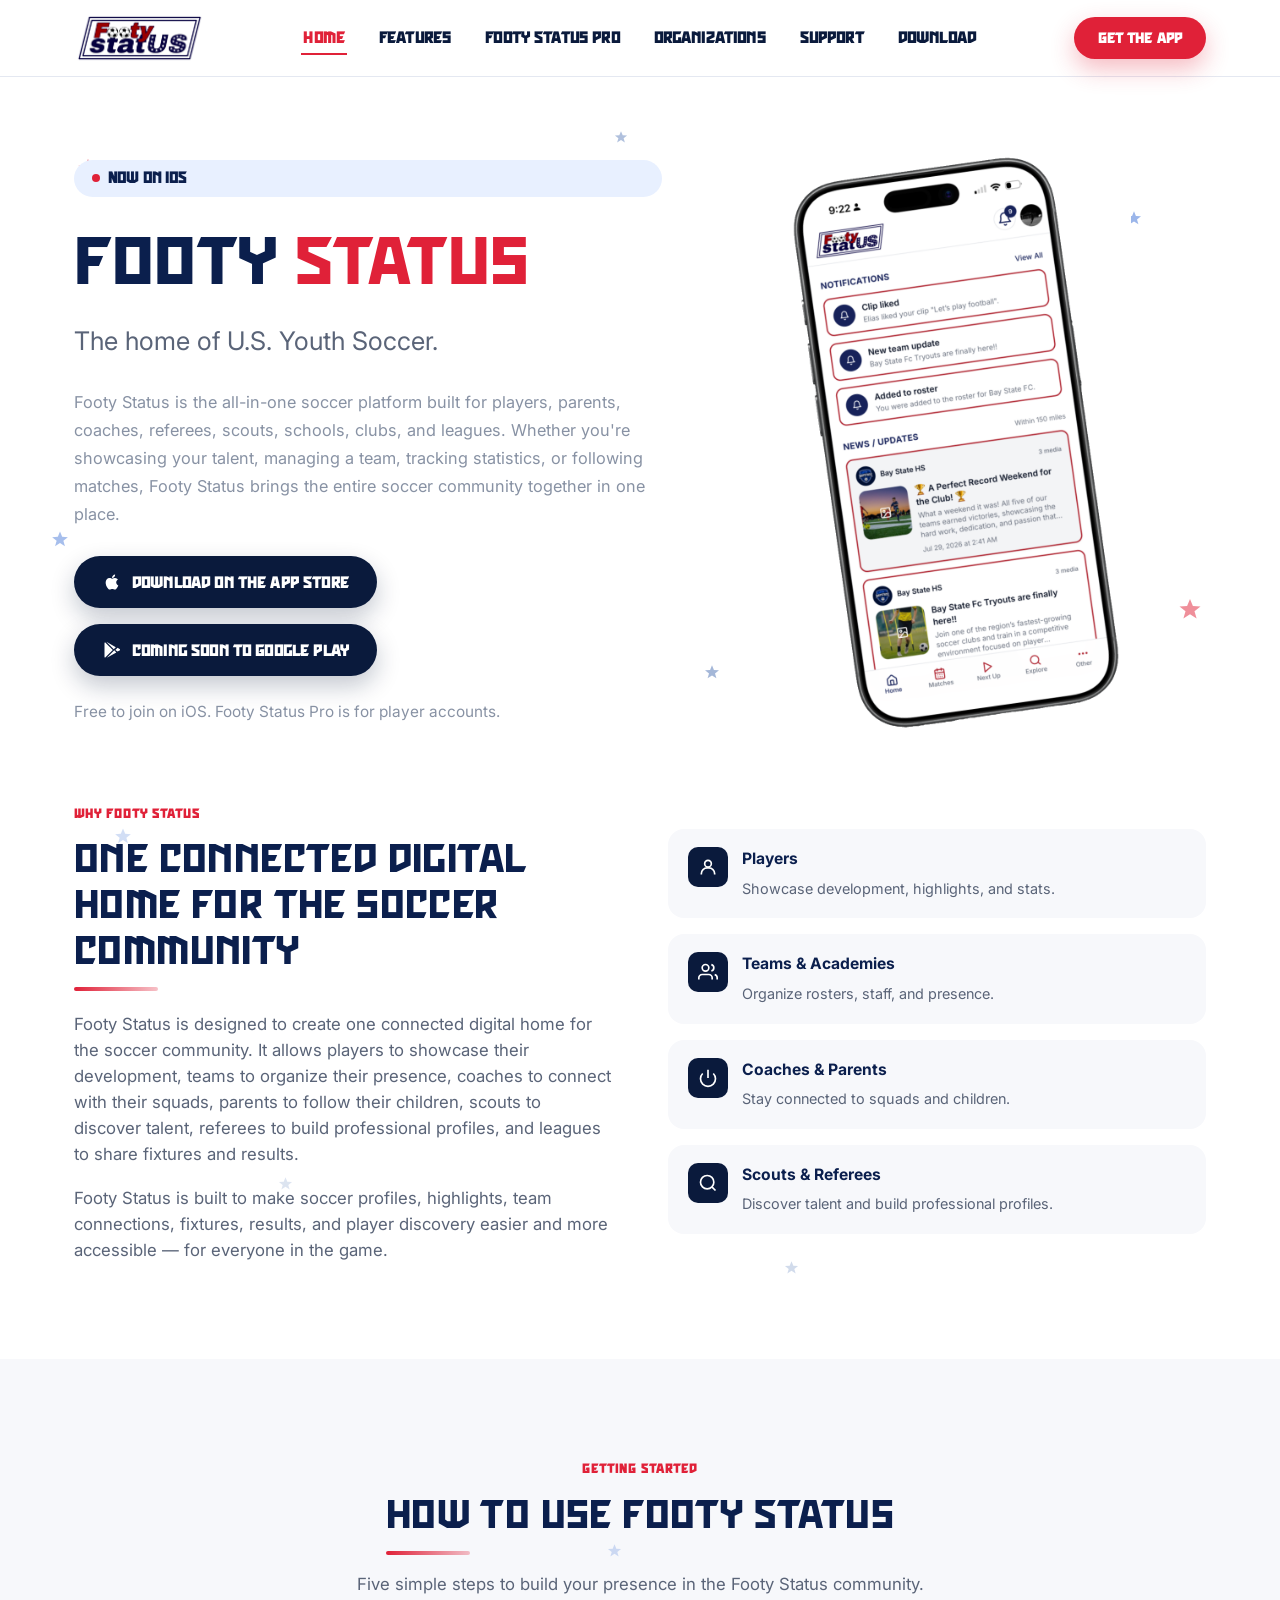
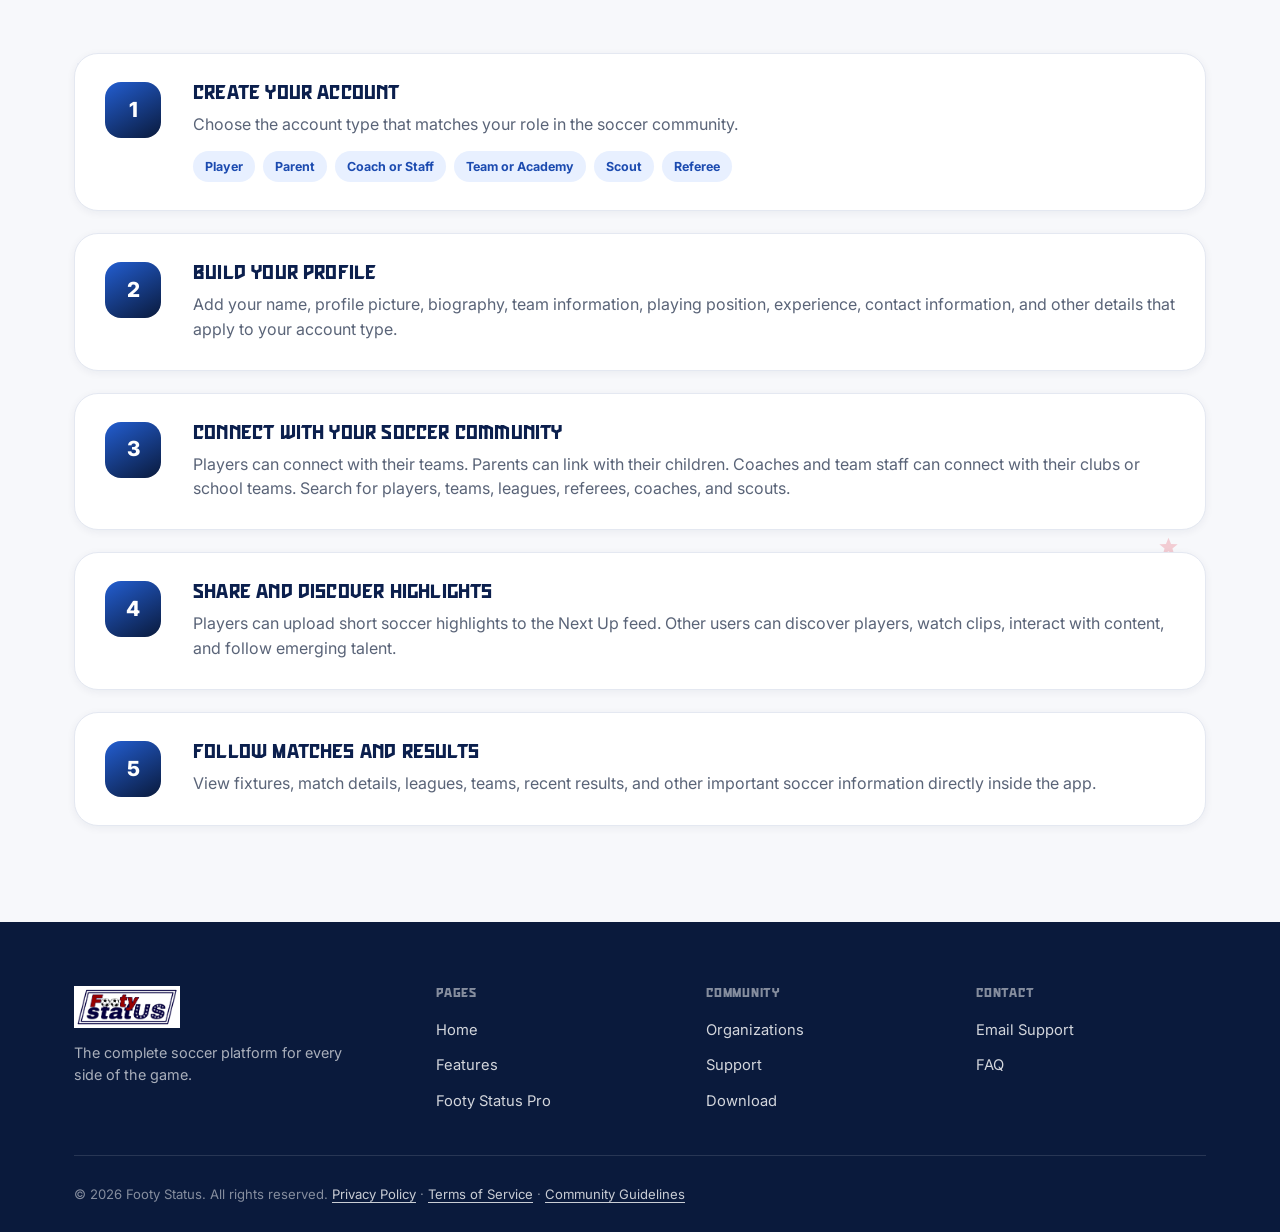
<file: index.html>
<!DOCTYPE html>
<html lang="en">
<head>
<meta charset="UTF-8" />
<meta name="viewport" content="width=device-width, initial-scale=1.0" />
<title>Home — Footy Status</title>
<meta name="description" content="Footy Status connects players, parents, coaches, teams, scouts, referees, and leagues through one powerful soccer platform. Available now on iOS. Coming soon to Android." />
<link rel="icon" type="image/png" href="assets/logo.png" />
<link rel="apple-touch-icon" href="assets/logo.png" />
<link rel="preconnect" href="https://fonts.googleapis.com" />
<link rel="preconnect" href="https://fonts.gstatic.com" crossorigin />
<link href="https://fonts.googleapis.com/css2?family=Inter:wght@400;500;600;700;800&display=swap" rel="stylesheet" />
<link rel="stylesheet" href="css/styles.css" />
</head>
<body><a class="visually-hidden" href="#main">Skip to main content</a><header class="navbar" id="navbar"><div class="container"><a href="index.html" class="brand"><img src="assets/footy-status-header-logo.png" alt="Footy Status" width="134" height="53"></a><nav class="nav-links" aria-label="Primary"><a href="index.html" class="active" aria-current="page">Home</a><a href="features.html">Features</a><a href="pro.html">Footy Status Pro</a><a href="organizations.html">Organizations</a><a href="support.html">Support</a><a href="download.html">Download</a></nav><div class="nav-actions"><a href="download.html" class="btn btn-primary btn-sm nav-cta nav-cta-desktop">Get the App</a><button class="nav-toggle" id="navToggle" aria-label="Toggle menu" aria-expanded="false" aria-controls="mobilePanel"><span></span><span></span><span></span></button></div></div></header><div class="mobile-panel" id="mobilePanel"><a href="index.html" class="active" aria-current="page">Home</a><a href="features.html">Features</a><a href="pro.html">Footy Status Pro</a><a href="organizations.html">Organizations</a><a href="support.html">Support</a><a href="download.html">Download</a><a href="download.html" class="btn btn-primary">Get the App</a></div><main id="main" class="page-home"><section class="hero" id="home">
    <div class="star-field" aria-hidden="true">
      <div class="star" style="top:12%; left:6%; width:22px; height:22px; opacity:.5;">STAR_RED</div>
      <div class="star" style="top:20%; left:88%; width:16px; height:16px; opacity:.45;">STAR_ROYAL</div>
      <div class="star" style="top:68%; left:4%; width:18px; height:18px; opacity:.4;">STAR_ROYAL</div>
      <div class="star" style="top:78%; left:92%; width:24px; height:24px; opacity:.5;">STAR_RED</div>
      <div class="star" style="top:8%; left:48%; width:14px; height:14px; opacity:.35;">STAR_NAVY</div>
      <div class="star" style="top:88%; left:55%; width:16px; height:16px; opacity:.4;">STAR_NAVY</div>
    </div>

    <div class="container">
      <div class="hero-copy reveal">
        <span class="hero-badge"><span class="dot"></span> Now on iOS</span>
        <h1>Footy <span>Status</span></h1>
        <p class="hero-sub">The home of U.S. Youth Soccer.</p>
        <p class="hero-description">Footy Status is the all-in-one soccer platform built for players, parents, coaches, referees, scouts, schools, clubs, and leagues. Whether you're showcasing your talent, managing a team, tracking statistics, or following matches, Footy Status brings the entire soccer community together in one place.</p>

        <div class="hero-ctas">
          <a href="https://apps.apple.com/us/app/footy-status/id6795420866" class="btn btn-navy" aria-label="Download Footy Status on the App Store" target="_blank" rel="noopener noreferrer">
            <svg width="20" height="20" viewBox="0 0 24 24" fill="currentColor" aria-hidden="true"><path d="M17.05 20.28c-.98.95-2.05.8-3.08.35-1.09-.46-2.09-.48-3.24 0-1.44.62-2.2.44-3.06-.35C2.79 15.25 3.51 7.59 9.05 7.31c1.35.07 2.29.74 3.08.8 1.18-.24 2.31-.93 3.57-.84 1.51.12 2.65.72 3.4 1.8-3.12 1.87-2.38 5.98.48 7.13-.57 1.5-1.31 2.99-2.53 4.08l.01-.01zM12.03 7.25c-.15-2.23 1.66-4.07 3.74-4.25.29 2.58-2.34 4.5-3.74 4.25z"/></svg>
            <span>
              <span class="store-sub">Download on the</span>
              <span class="store-main">App Store</span>
            </span>
          </a>
          <a href="download.html" class="btn btn-navy" aria-label="Coming soon to Google Play">
            <svg width="20" height="20" viewBox="0 0 24 24" fill="currentColor" aria-hidden="true"><path d="M3.6 2.6a1.5 1.5 0 0 0-.6 1.2v16.4c0 .5.22.93.6 1.2l9.35-9.4L3.6 2.6zm11.1 9.75 2.5 2.5-11.36 6.5 8.86-9zm3.9-3.15 2.55 1.47c.7.4.7 1.4 0 1.8l-2.55 1.47L15.98 12l2.62-2.8zM5.24 2.15l11.36 6.5-2.5 2.5-8.86-9z"/></svg>
            <span>
              <span class="store-sub">Coming Soon to</span>
              <span class="store-main">Google Play</span>
            </span>
          </a>
        </div>
        <p class="hero-note">Free to join on iOS. Footy Status Pro is for player accounts.</p>
      </div>

      <div class="hero-visual reveal">
        <figure class="hero-app-shot">
          <img src="assets/hero-app-preview.png" alt="Footy Status app home feed preview" width="828" height="1388" />
        </figure>
      </div>
      </div>
    </div>
  </section>
<section class="section" id="purpose">
    <div class="container">
      <div class="purpose-grid">
        <div class="purpose-copy reveal">
          <span class="eyebrow">Why Footy Status</span>
          <h2 class="heading-accent" style="font-size:clamp(1.8rem,3.2vw,2.5rem); color:var(--title-navy); margin-bottom:20px;">One connected digital home for the soccer community</h2>
          <p>Footy Status is designed to create one connected digital home for the soccer community. It allows players to showcase their development, teams to organize their presence, coaches to connect with their squads, parents to follow their children, scouts to discover talent, referees to build professional profiles, and leagues to share fixtures and results.</p>
          <p>Footy Status is built to make soccer profiles, highlights, team connections, fixtures, results, and player discovery easier and more accessible — for everyone in the game.</p>
        </div>

        <div class="purpose-list reveal">
          <div class="purpose-item">
            <span class="icon"><svg width="20" height="20" viewBox="0 0 24 24" fill="none" stroke="currentColor" stroke-width="2"><circle cx="12" cy="8" r="4"/><path d="M4 21v-1a7 7 0 0 1 7-7h2a7 7 0 0 1 7 7v1"/></svg></span>
            <div><strong>Players</strong><span>Showcase development, highlights, and stats.</span></div>
          </div>
          <div class="purpose-item">
            <span class="icon"><svg width="20" height="20" viewBox="0 0 24 24" fill="none" stroke="currentColor" stroke-width="2"><path d="M17 21v-2a4 4 0 0 0-4-4H5a4 4 0 0 0-4 4v2"/><circle cx="9" cy="7" r="4"/><path d="M23 21v-2a4 4 0 0 0-3-3.87"/><path d="M16 3.13a4 4 0 0 1 0 7.75"/></svg></span>
            <div><strong>Teams &amp; Academies</strong><span>Organize rosters, staff, and presence.</span></div>
          </div>
          <div class="purpose-item">
            <span class="icon"><svg width="20" height="20" viewBox="0 0 24 24" fill="none" stroke="currentColor" stroke-width="2"><path d="M18.36 6.64a9 9 0 1 1-12.73 0"/><line x1="12" y1="2" x2="12" y2="12"/></svg></span>
            <div><strong>Coaches &amp; Parents</strong><span>Stay connected to squads and children.</span></div>
          </div>
          <div class="purpose-item">
            <span class="icon"><svg width="20" height="20" viewBox="0 0 24 24" fill="none" stroke="currentColor" stroke-width="2"><circle cx="11" cy="11" r="8"/><line x1="21" y1="21" x2="16.65" y2="16.65"/></svg></span>
            <div><strong>Scouts &amp; Referees</strong><span>Discover talent and build professional profiles.</span></div>
          </div>
        </div>
      </div>
    </div>
  </section>
<section class="section section--alt" id="how-it-works">
    <div class="container">
      <div class="section-head center reveal">
        <span class="eyebrow">Getting started</span>
        <h2 class="heading-accent">How to Use Footy Status</h2>
        <p>Five simple steps to build your presence in the Footy Status community.</p>
      </div>

      <div class="steps">
        <div class="step reveal">
          <div class="step-num">1</div>
          <div>
            <h3>Create Your Account</h3>
            <p>Choose the account type that matches your role in the soccer community.</p>
            <div class="step-tags">
              <span>Player</span><span>Parent</span><span>Coach or Staff</span><span>Team or Academy</span><span>Scout</span><span>Referee</span>
            </div>
          </div>
        </div>

        <div class="step reveal">
          <div class="step-num">2</div>
          <div>
            <h3>Build Your Profile</h3>
            <p>Add your name, profile picture, biography, team information, playing position, experience, contact information, and other details that apply to your account type.</p>
          </div>
        </div>

        <div class="step reveal">
          <div class="step-num">3</div>
          <div>
            <h3>Connect With Your Soccer Community</h3>
            <p>Players can connect with their teams. Parents can link with their children. Coaches and team staff can connect with their clubs or school teams. Search for players, teams, leagues, referees, coaches, and scouts.</p>
          </div>
        </div>

        <div class="step reveal">
          <div class="step-num">4</div>
          <div>
            <h3>Share and Discover Highlights</h3>
            <p>Players can upload short soccer highlights to the Next Up feed. Other users can discover players, watch clips, interact with content, and follow emerging talent.</p>
          </div>
        </div>

        <div class="step reveal">
          <div class="step-num">5</div>
          <div>
            <h3>Follow Matches and Results</h3>
            <p>View fixtures, match details, leagues, teams, recent results, and other important soccer information directly inside the app.</p>
          </div>
        </div>
      </div>
    </div>
  </section></main><footer class="footer"><div class="container"><div class="footer-top"><div class="footer-brand"><a href="index.html" class="brand"><img src="assets/footy-status-header-logo.png" alt="Footy Status"></a><p>The complete soccer platform for every side of the game.</p></div><div class="footer-col"><h4>Pages</h4><ul><li><a href="index.html">Home</a></li><li><a href="features.html">Features</a></li><li><a href="pro.html">Footy Status Pro</a></li></ul></div><div class="footer-col"><h4>Community</h4><ul><li><a href="organizations.html">Organizations</a></li><li><a href="support.html">Support</a></li><li><a href="download.html">Download</a></li></ul></div><div class="footer-col"><h4>Contact</h4><ul><li><a href="mailto:footystatusofficial@gmail.com">Email Support</a></li><li><a href="support.html#faq">FAQ</a></li></ul></div></div><div class="footer-bottom"><p>&copy; 2026 Footy Status. All rights reserved. <a href="privacy-policy.html">Privacy Policy</a> <span aria-hidden="true">&middot;</span> <a href="terms-of-service.html">Terms of Service</a> <span aria-hidden="true">&middot;</span> <a href="community-guidelines.html">Community Guidelines</a></p></div></div></footer><script src="js/main.js"></script></body></html>
</file>
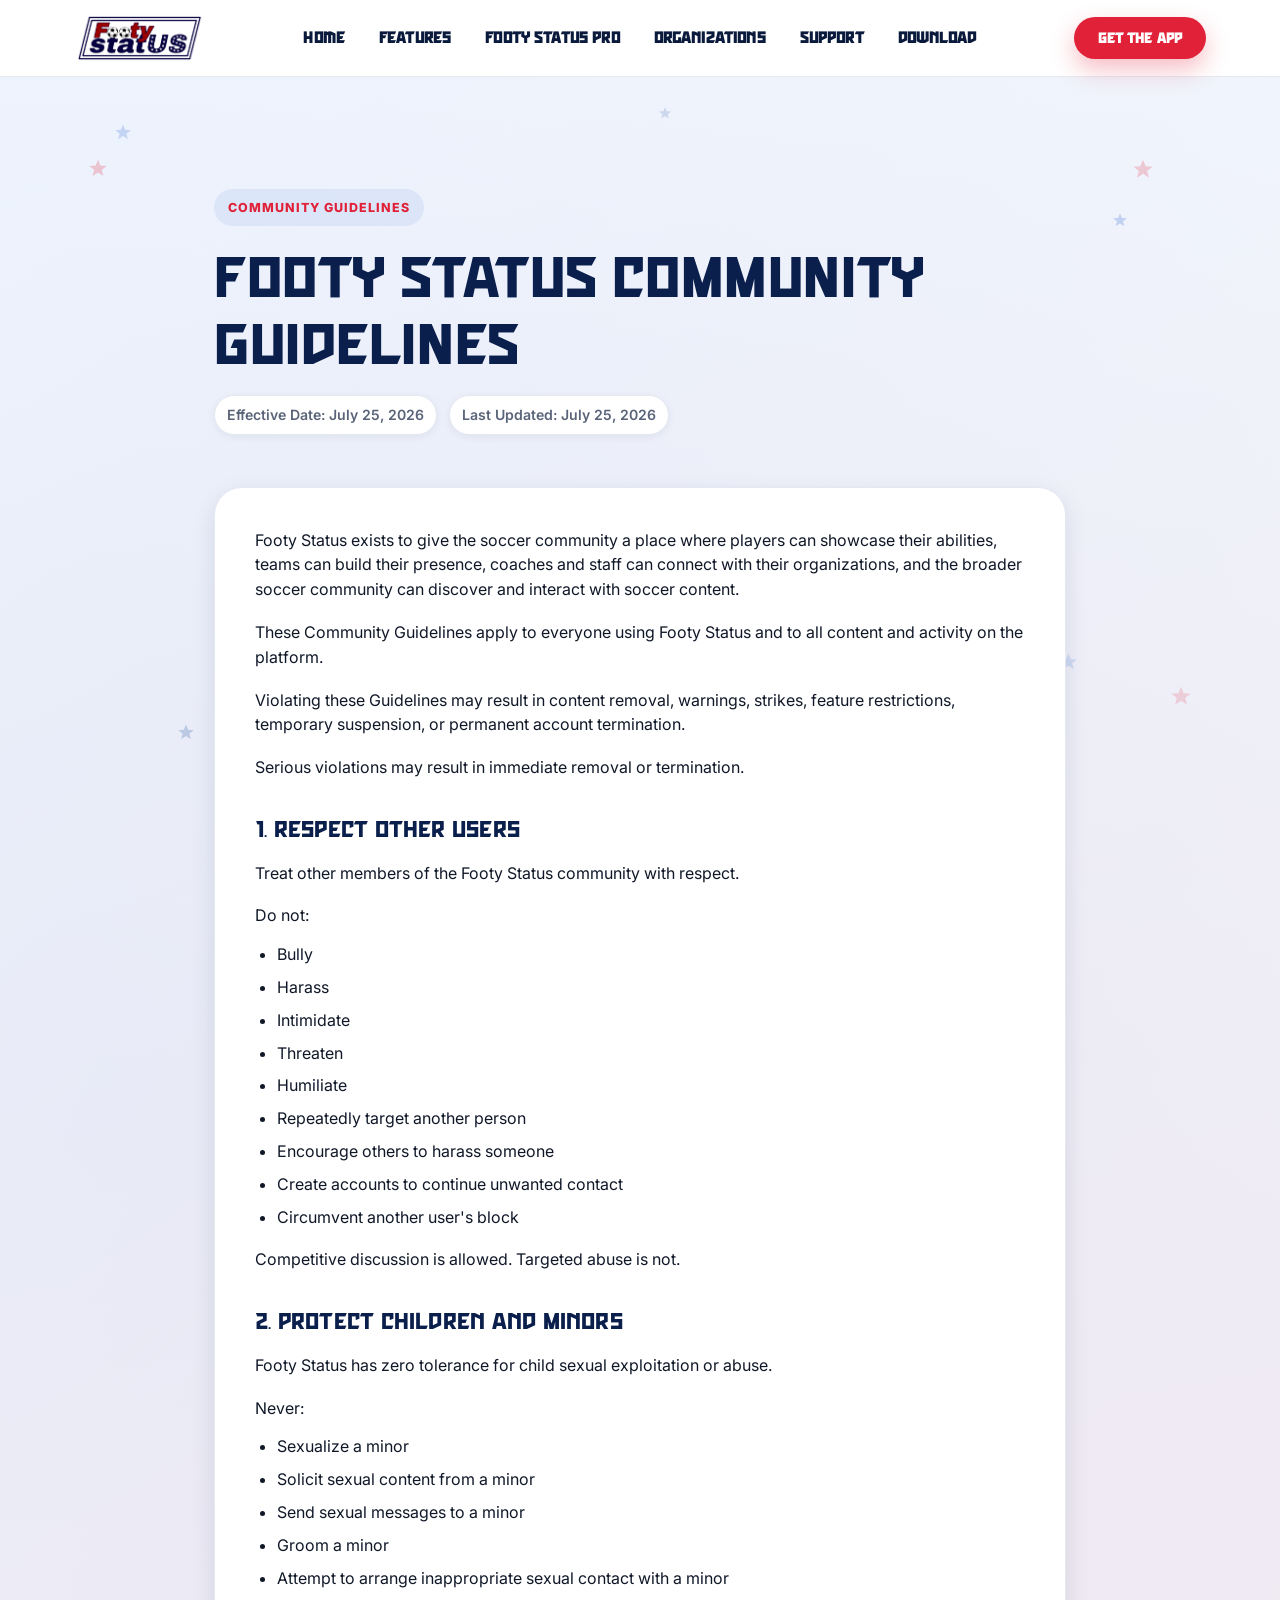
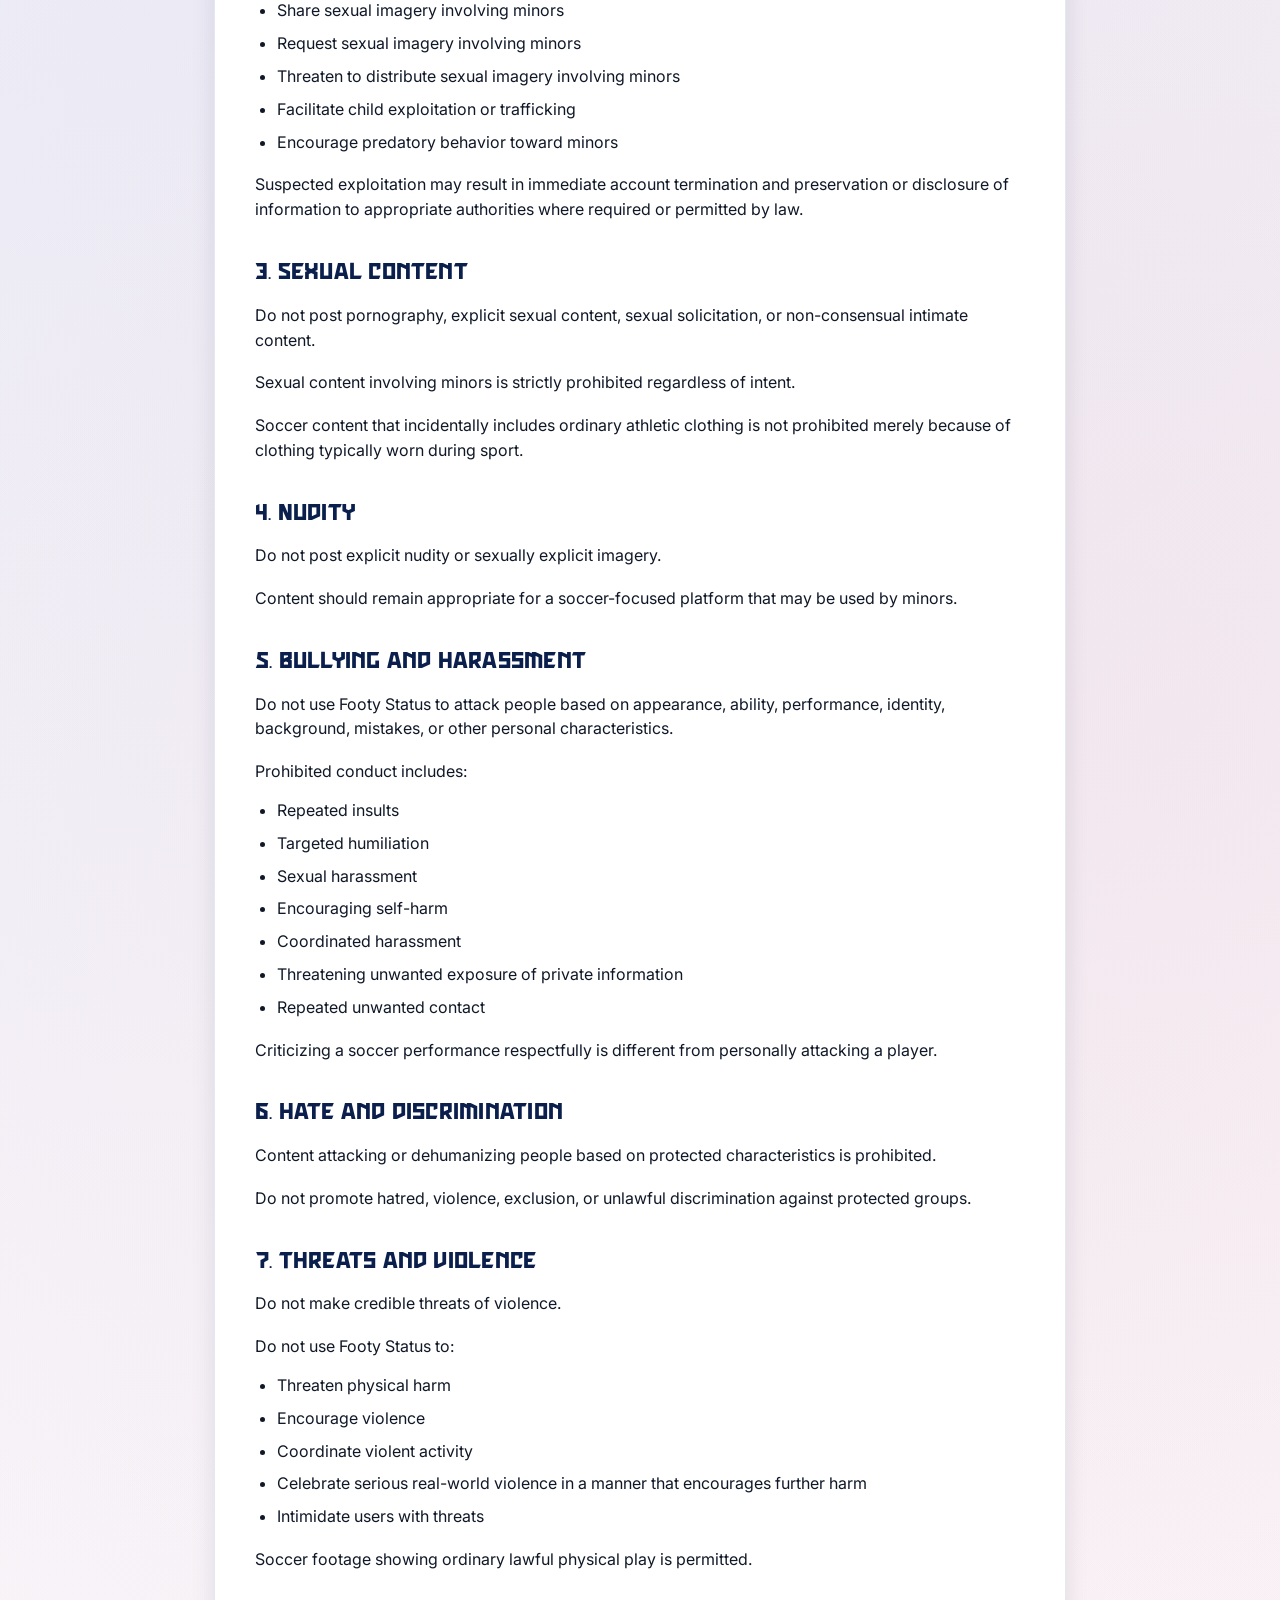
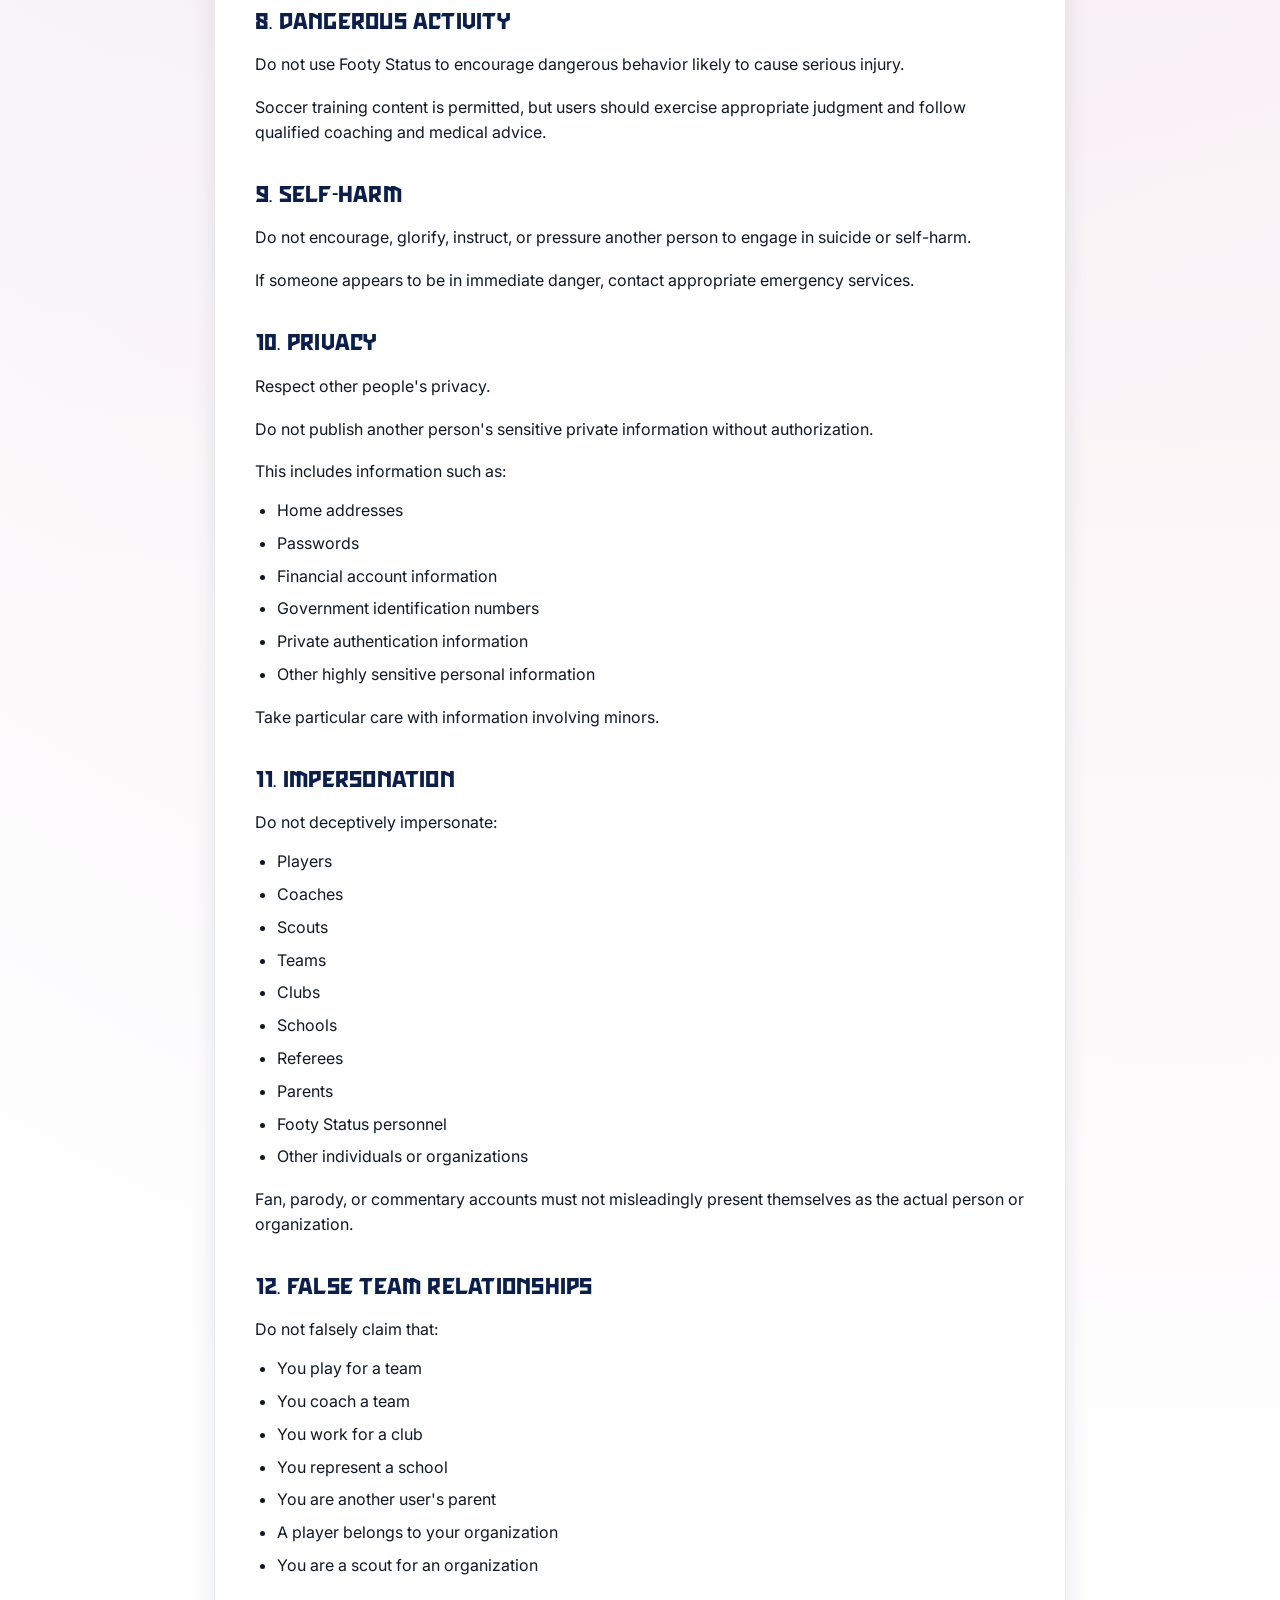
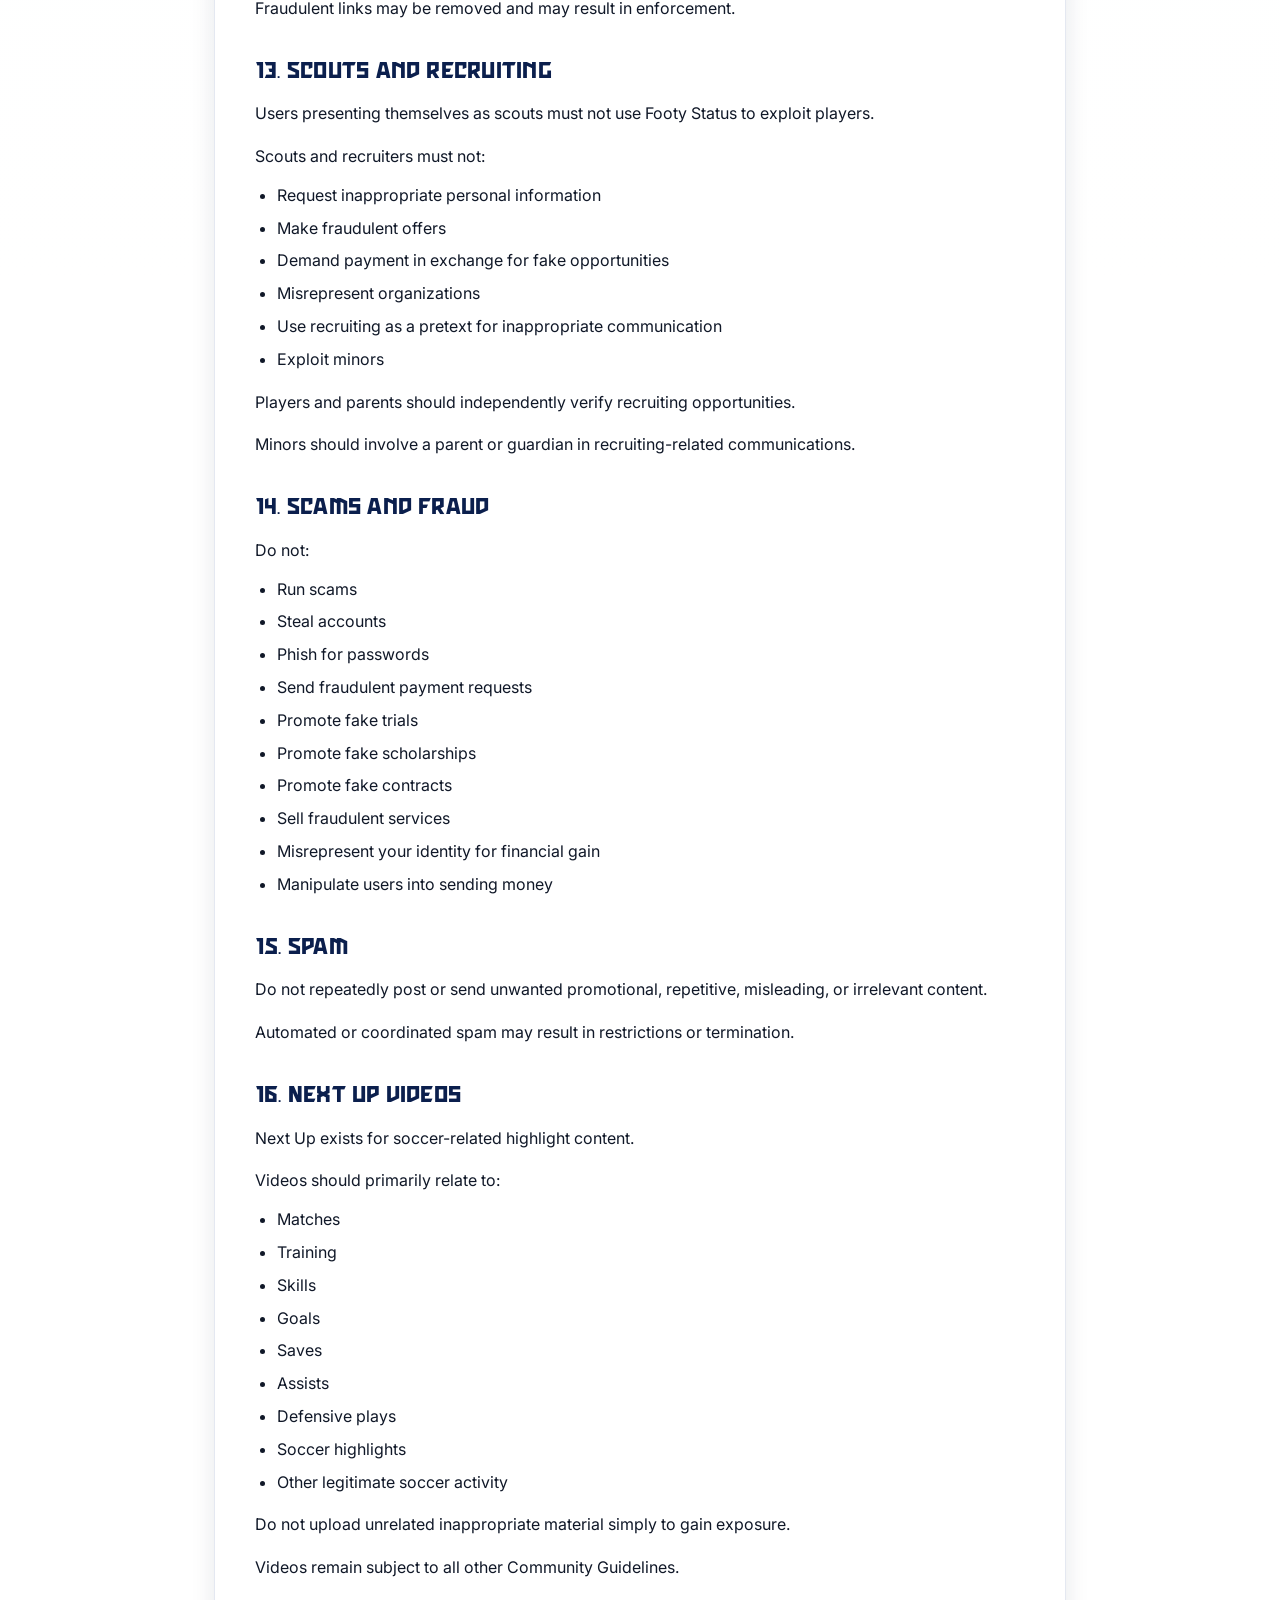
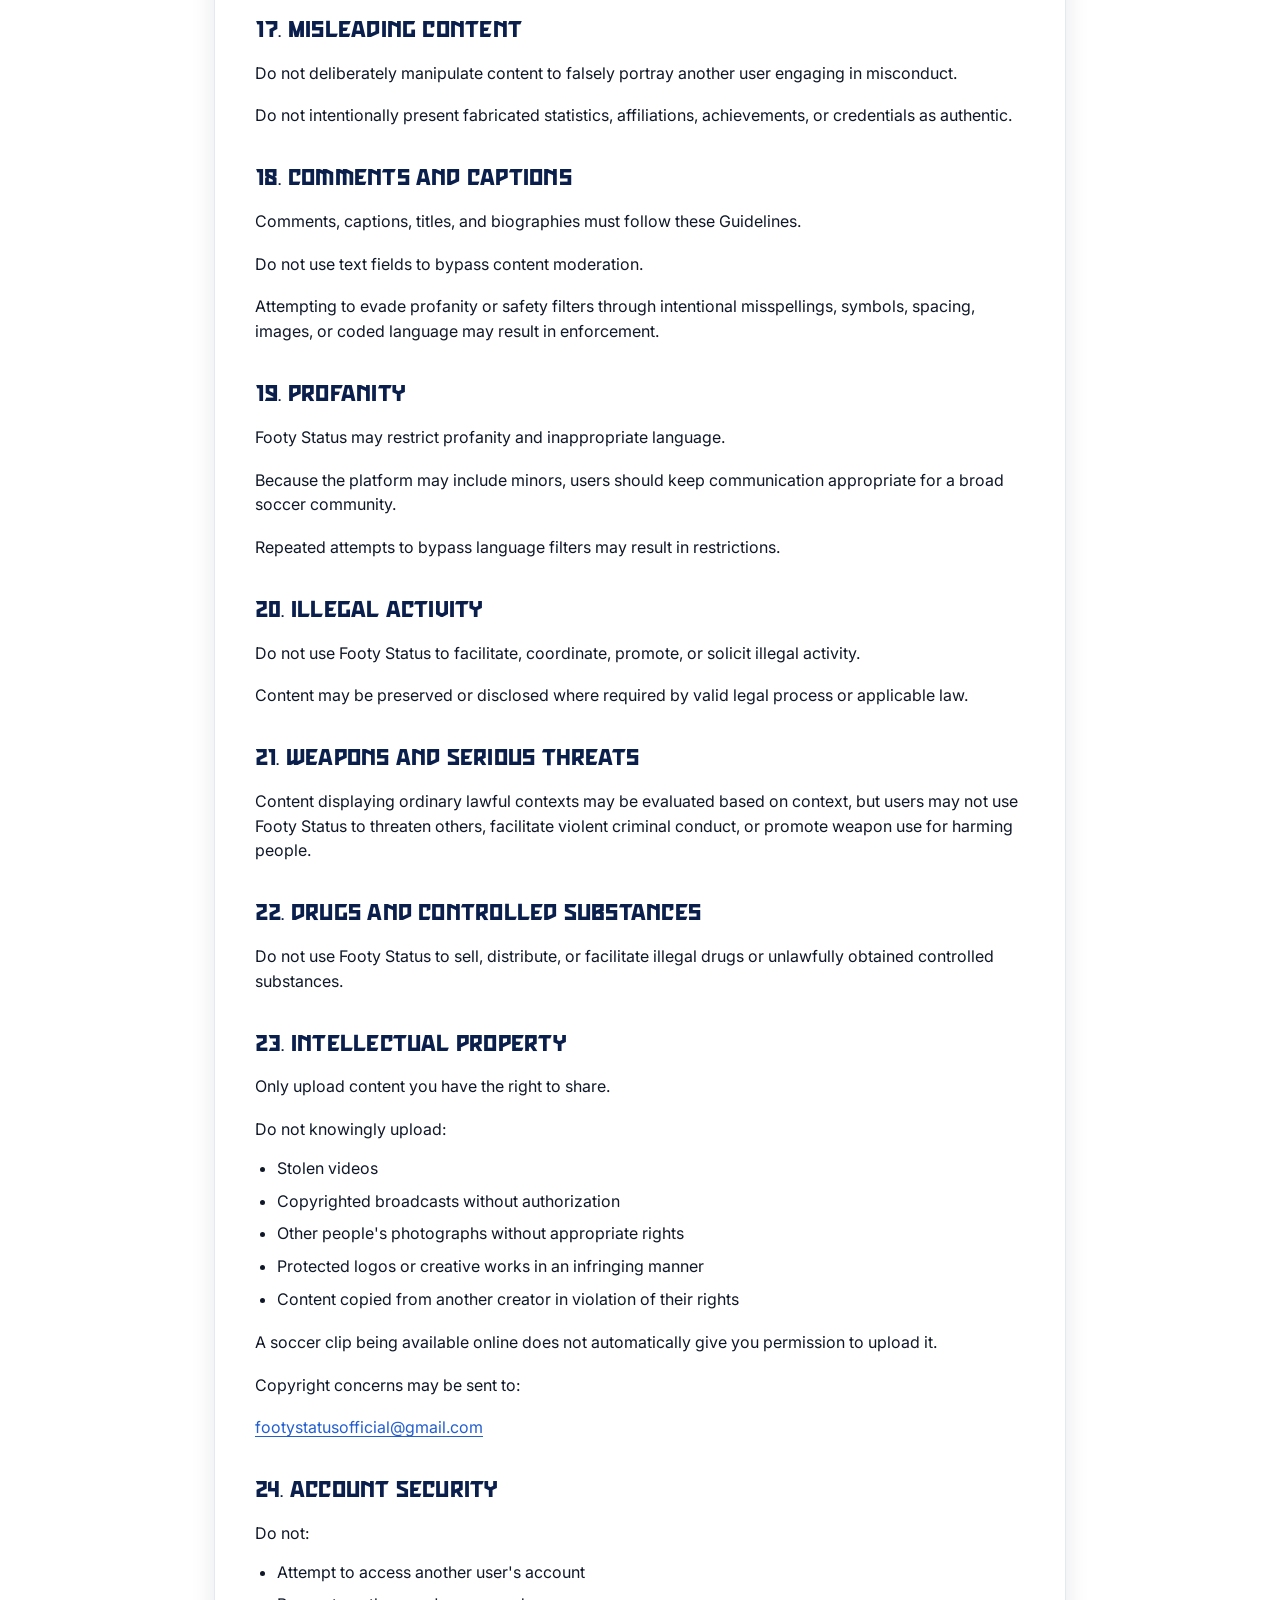
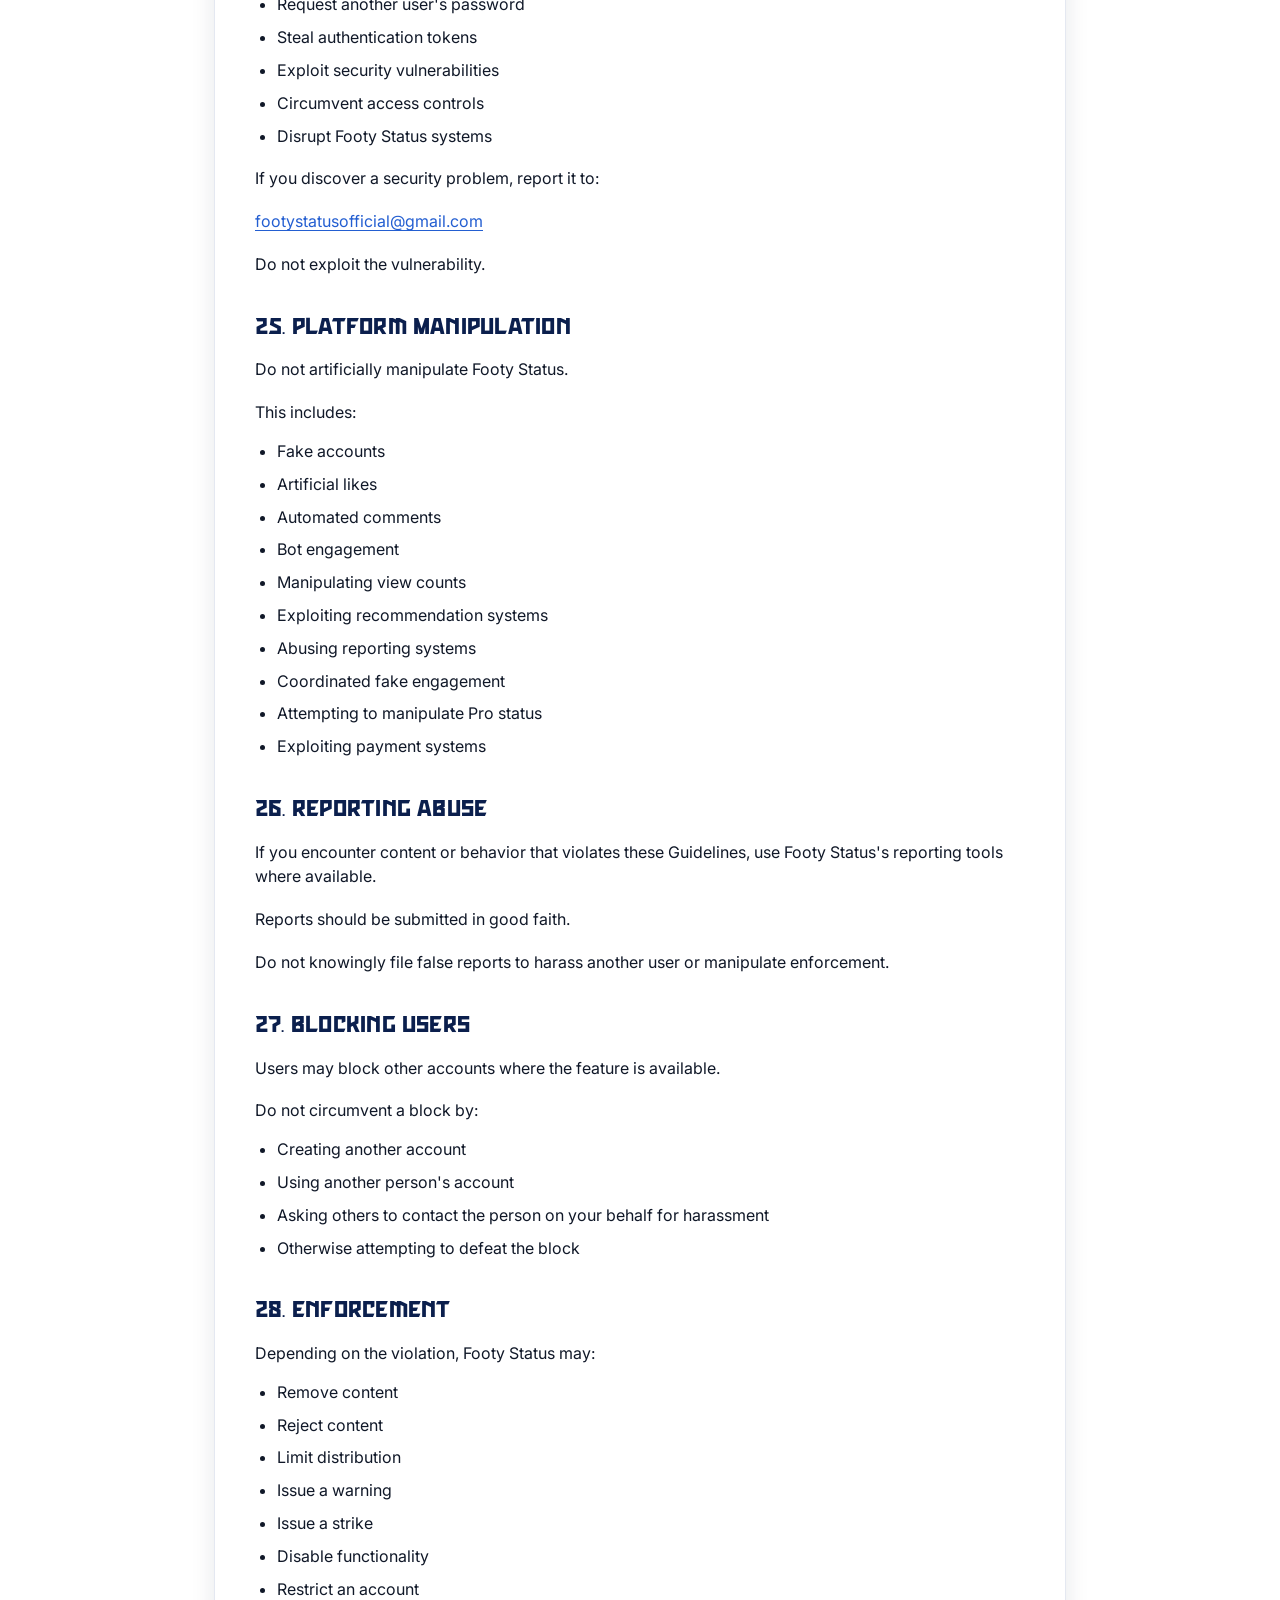
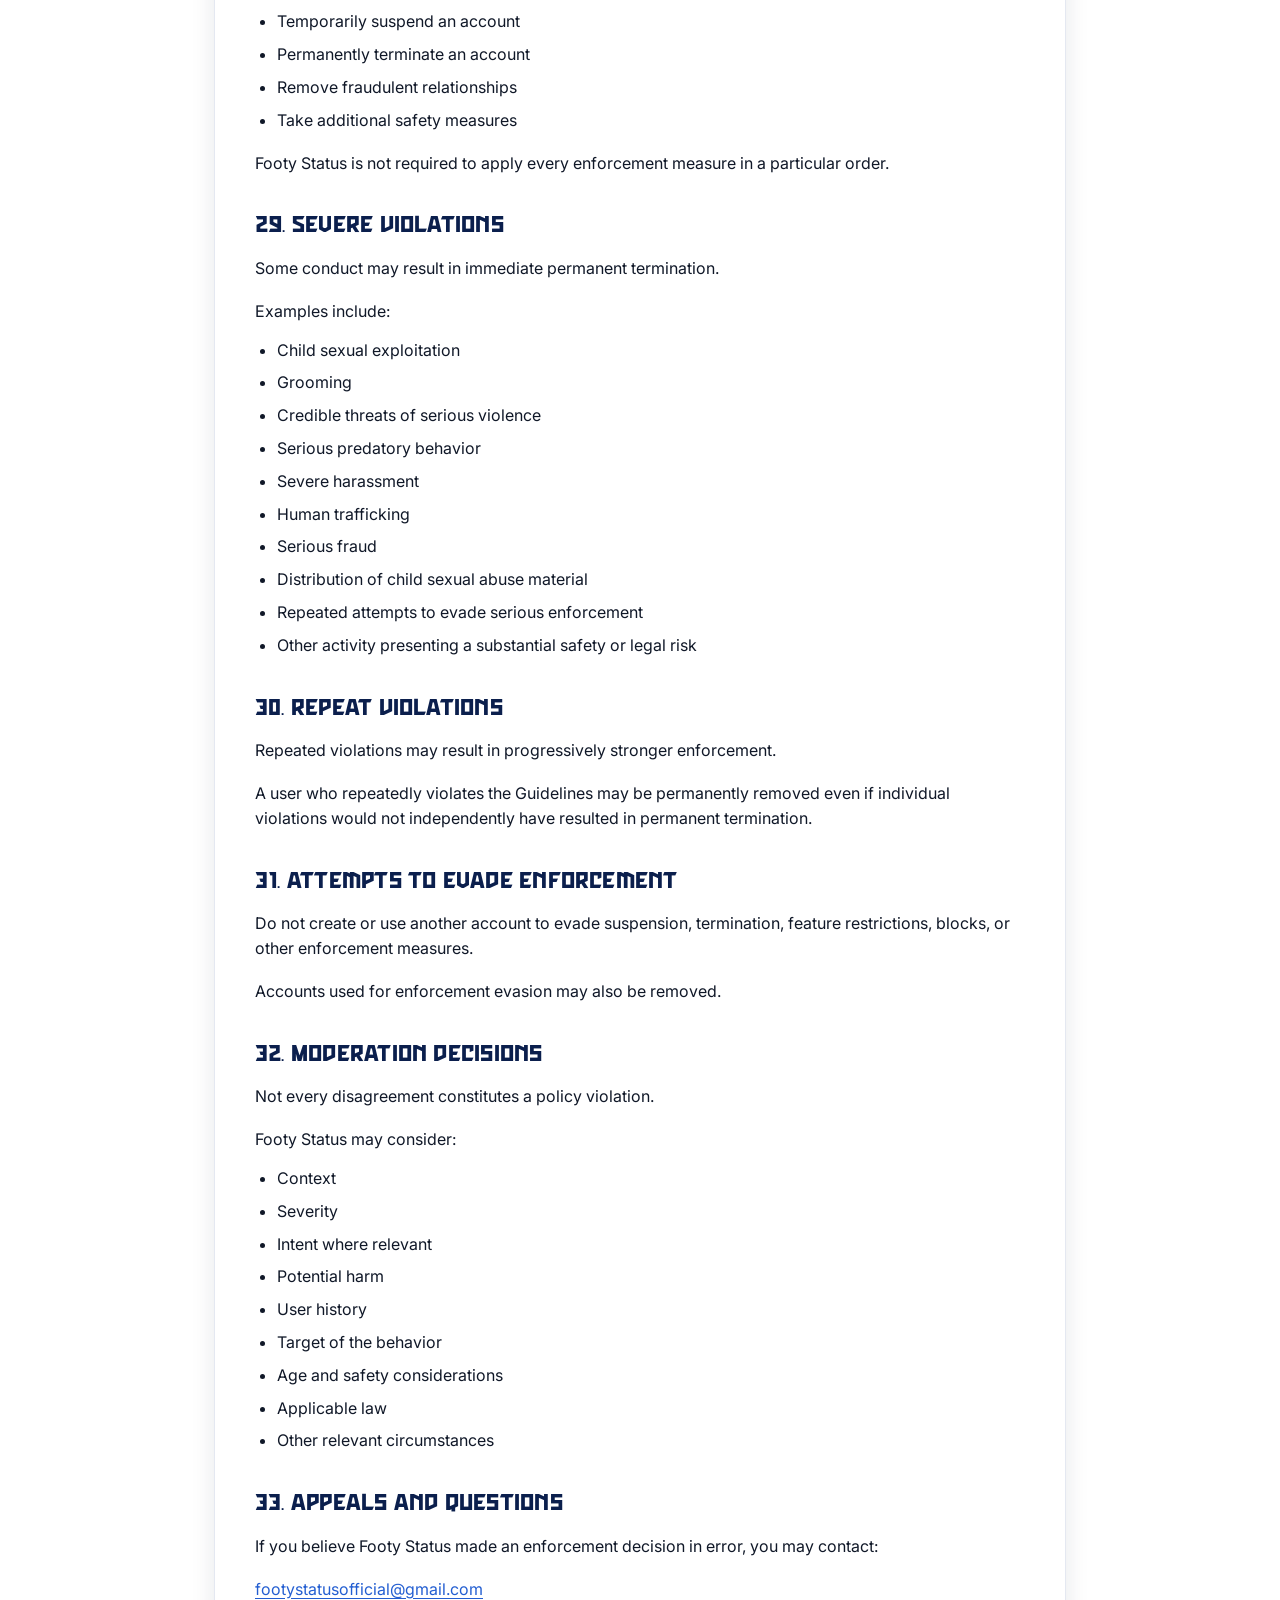
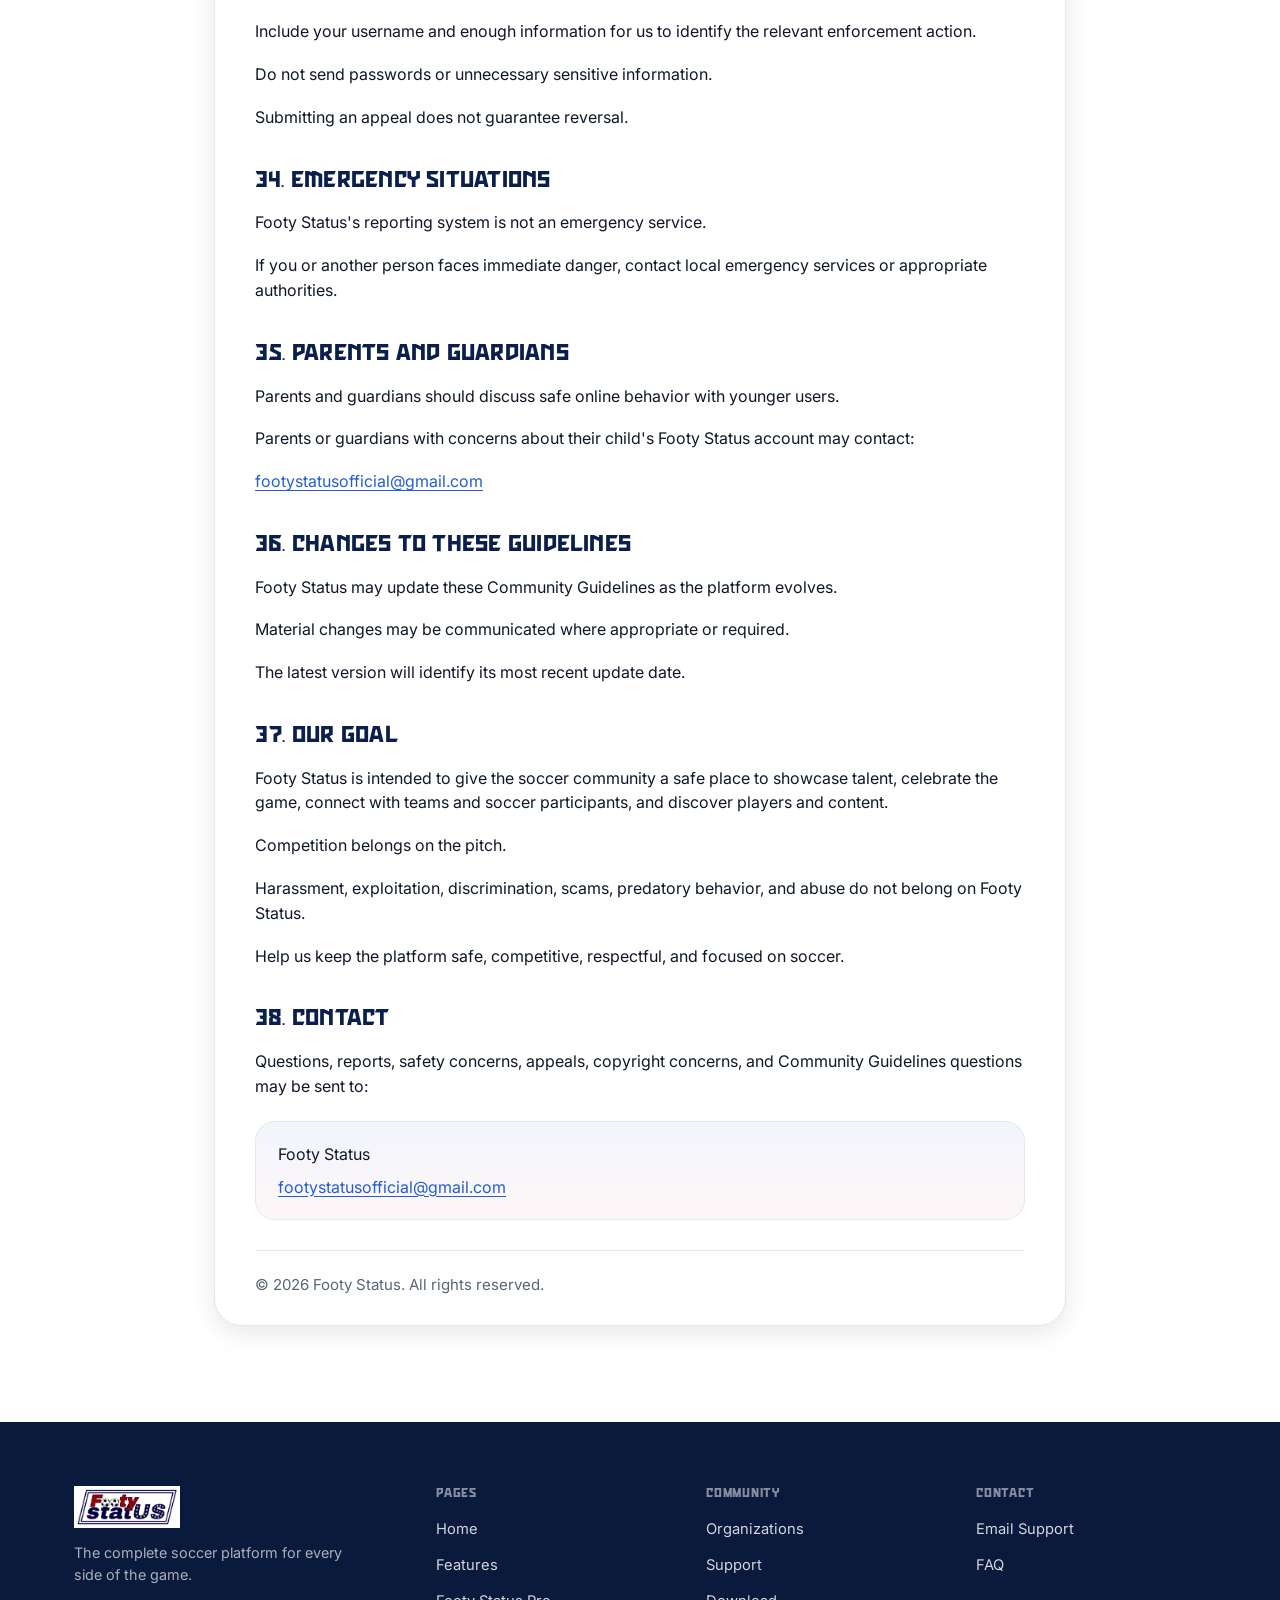
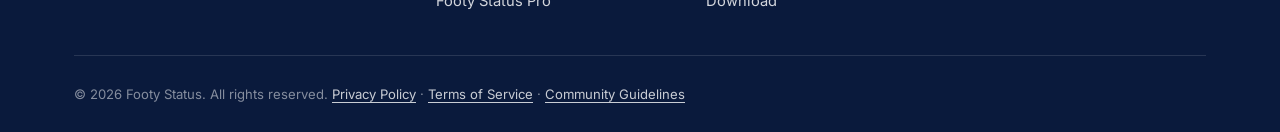
<file: community-guidelines.html>
<!DOCTYPE html>
<html lang="en">
<head>
<meta charset="UTF-8" />
<meta name="viewport" content="width=device-width, initial-scale=1.0" />
<title>Community Guidelines — Footy Status</title>
<meta name="description" content="Read the official Footy Status Community Guidelines." />
<link rel="icon" type="image/png" href="assets/logo.png" />
<link rel="apple-touch-icon" href="assets/logo.png" />
<link rel="preconnect" href="https://fonts.googleapis.com" />
<link rel="preconnect" href="https://fonts.gstatic.com" crossorigin />
<link href="https://fonts.googleapis.com/css2?family=Inter:wght@400;500;600;700;800&display=swap" rel="stylesheet" />
<link rel="stylesheet" href="css/styles.css" />
</head>
<body><a class="visually-hidden" href="#main">Skip to main content</a><header class="navbar" id="navbar"><div class="container"><a href="index.html" class="brand"><img src="assets/footy-status-header-logo.png" alt="Footy Status" width="134" height="53"></a><nav class="nav-links" aria-label="Primary"><a href="index.html">Home</a><a href="features.html">Features</a><a href="pro.html">Footy Status Pro</a><a href="organizations.html">Organizations</a><a href="support.html">Support</a><a href="download.html">Download</a></nav><div class="nav-actions"><a href="download.html" class="btn btn-primary btn-sm nav-cta nav-cta-desktop">Get the App</a><button class="nav-toggle" id="navToggle" aria-label="Toggle menu" aria-expanded="false" aria-controls="mobilePanel"><span></span><span></span><span></span></button></div></div></header><div class="mobile-panel" id="mobilePanel"><a href="index.html">Home</a><a href="features.html">Features</a><a href="pro.html">Footy Status Pro</a><a href="organizations.html">Organizations</a><a href="support.html">Support</a><a href="download.html">Download</a><a href="download.html" class="btn btn-primary">Get the App</a></div><main id="main" class="page-legal"><section class="legal-hero"><div class="container"><span class="legal-eyebrow">Community Guidelines</span><h1 class="legal-title">FOOTY STATUS COMMUNITY GUIDELINES</h1><div class="legal-meta"><span>Effective Date: July 25, 2026</span><span>Last Updated: July 25, 2026</span></div></div></section><section class="legal-section"><div class="container"><article class="legal-card legal-prose"><p>Footy Status exists to give the soccer community a place where players can showcase their abilities, teams can build their presence, coaches and staff can connect with their organizations, and the broader soccer community can discover and interact with soccer content.</p><p>These Community Guidelines apply to everyone using Footy Status and to all content and activity on the platform.</p><p>Violating these Guidelines may result in content removal, warnings, strikes, feature restrictions, temporary suspension, or permanent account termination.</p><p>Serious violations may result in immediate removal or termination.</p><h2>1. Respect Other Users</h2><p>Treat other members of the Footy Status community with respect.</p><p>Do not:</p><ul><li>Bully</li><li>Harass</li><li>Intimidate</li><li>Threaten</li><li>Humiliate</li><li>Repeatedly target another person</li><li>Encourage others to harass someone</li><li>Create accounts to continue unwanted contact</li><li>Circumvent another user's block</li></ul><p>Competitive discussion is allowed. Targeted abuse is not.</p><h2>2. Protect Children and Minors</h2><p>Footy Status has zero tolerance for child sexual exploitation or abuse.</p><p>Never:</p><ul><li>Sexualize a minor</li><li>Solicit sexual content from a minor</li><li>Send sexual messages to a minor</li><li>Groom a minor</li><li>Attempt to arrange inappropriate sexual contact with a minor</li><li>Share sexual imagery involving minors</li><li>Request sexual imagery involving minors</li><li>Threaten to distribute sexual imagery involving minors</li><li>Facilitate child exploitation or trafficking</li><li>Encourage predatory behavior toward minors</li></ul><p>Suspected exploitation may result in immediate account termination and preservation or disclosure of information to appropriate authorities where required or permitted by law.</p><h2>3. Sexual Content</h2><p>Do not post pornography, explicit sexual content, sexual solicitation, or non-consensual intimate content.</p><p>Sexual content involving minors is strictly prohibited regardless of intent.</p><p>Soccer content that incidentally includes ordinary athletic clothing is not prohibited merely because of clothing typically worn during sport.</p><h2>4. Nudity</h2><p>Do not post explicit nudity or sexually explicit imagery.</p><p>Content should remain appropriate for a soccer-focused platform that may be used by minors.</p><h2>5. Bullying and Harassment</h2><p>Do not use Footy Status to attack people based on appearance, ability, performance, identity, background, mistakes, or other personal characteristics.</p><p>Prohibited conduct includes:</p><ul><li>Repeated insults</li><li>Targeted humiliation</li><li>Sexual harassment</li><li>Encouraging self-harm</li><li>Coordinated harassment</li><li>Threatening unwanted exposure of private information</li><li>Repeated unwanted contact</li></ul><p>Criticizing a soccer performance respectfully is different from personally attacking a player.</p><h2>6. Hate and Discrimination</h2><p>Content attacking or dehumanizing people based on protected characteristics is prohibited.</p><p>Do not promote hatred, violence, exclusion, or unlawful discrimination against protected groups.</p><h2>7. Threats and Violence</h2><p>Do not make credible threats of violence.</p><p>Do not use Footy Status to:</p><ul><li>Threaten physical harm</li><li>Encourage violence</li><li>Coordinate violent activity</li><li>Celebrate serious real-world violence in a manner that encourages further harm</li><li>Intimidate users with threats</li></ul><p>Soccer footage showing ordinary lawful physical play is permitted.</p><h2>8. Dangerous Activity</h2><p>Do not use Footy Status to encourage dangerous behavior likely to cause serious injury.</p><p>Soccer training content is permitted, but users should exercise appropriate judgment and follow qualified coaching and medical advice.</p><h2>9. Self-Harm</h2><p>Do not encourage, glorify, instruct, or pressure another person to engage in suicide or self-harm.</p><p>If someone appears to be in immediate danger, contact appropriate emergency services.</p><h2>10. Privacy</h2><p>Respect other people's privacy.</p><p>Do not publish another person's sensitive private information without authorization.</p><p>This includes information such as:</p><ul><li>Home addresses</li><li>Passwords</li><li>Financial account information</li><li>Government identification numbers</li><li>Private authentication information</li><li>Other highly sensitive personal information</li></ul><p>Take particular care with information involving minors.</p><h2>11. Impersonation</h2><p>Do not deceptively impersonate:</p><ul><li>Players</li><li>Coaches</li><li>Scouts</li><li>Teams</li><li>Clubs</li><li>Schools</li><li>Referees</li><li>Parents</li><li>Footy Status personnel</li><li>Other individuals or organizations</li></ul><p>Fan, parody, or commentary accounts must not misleadingly present themselves as the actual person or organization.</p><h2>12. False Team Relationships</h2><p>Do not falsely claim that:</p><ul><li>You play for a team</li><li>You coach a team</li><li>You work for a club</li><li>You represent a school</li><li>You are another user's parent</li><li>A player belongs to your organization</li><li>You are a scout for an organization</li></ul><p>Fraudulent links may be removed and may result in enforcement.</p><h2>13. Scouts and Recruiting</h2><p>Users presenting themselves as scouts must not use Footy Status to exploit players.</p><p>Scouts and recruiters must not:</p><ul><li>Request inappropriate personal information</li><li>Make fraudulent offers</li><li>Demand payment in exchange for fake opportunities</li><li>Misrepresent organizations</li><li>Use recruiting as a pretext for inappropriate communication</li><li>Exploit minors</li></ul><p>Players and parents should independently verify recruiting opportunities.</p><p>Minors should involve a parent or guardian in recruiting-related communications.</p><h2>14. Scams and Fraud</h2><p>Do not:</p><ul><li>Run scams</li><li>Steal accounts</li><li>Phish for passwords</li><li>Send fraudulent payment requests</li><li>Promote fake trials</li><li>Promote fake scholarships</li><li>Promote fake contracts</li><li>Sell fraudulent services</li><li>Misrepresent your identity for financial gain</li><li>Manipulate users into sending money</li></ul><h2>15. Spam</h2><p>Do not repeatedly post or send unwanted promotional, repetitive, misleading, or irrelevant content.</p><p>Automated or coordinated spam may result in restrictions or termination.</p><h2>16. Next Up Videos</h2><p>Next Up exists for soccer-related highlight content.</p><p>Videos should primarily relate to:</p><ul><li>Matches</li><li>Training</li><li>Skills</li><li>Goals</li><li>Saves</li><li>Assists</li><li>Defensive plays</li><li>Soccer highlights</li><li>Other legitimate soccer activity</li></ul><p>Do not upload unrelated inappropriate material simply to gain exposure.</p><p>Videos remain subject to all other Community Guidelines.</p><h2>17. Misleading Content</h2><p>Do not deliberately manipulate content to falsely portray another user engaging in misconduct.</p><p>Do not intentionally present fabricated statistics, affiliations, achievements, or credentials as authentic.</p><h2>18. Comments and Captions</h2><p>Comments, captions, titles, and biographies must follow these Guidelines.</p><p>Do not use text fields to bypass content moderation.</p><p>Attempting to evade profanity or safety filters through intentional misspellings, symbols, spacing, images, or coded language may result in enforcement.</p><h2>19. Profanity</h2><p>Footy Status may restrict profanity and inappropriate language.</p><p>Because the platform may include minors, users should keep communication appropriate for a broad soccer community.</p><p>Repeated attempts to bypass language filters may result in restrictions.</p><h2>20. Illegal Activity</h2><p>Do not use Footy Status to facilitate, coordinate, promote, or solicit illegal activity.</p><p>Content may be preserved or disclosed where required by valid legal process or applicable law.</p><h2>21. Weapons and Serious Threats</h2><p>Content displaying ordinary lawful contexts may be evaluated based on context, but users may not use Footy Status to threaten others, facilitate violent criminal conduct, or promote weapon use for harming people.</p><h2>22. Drugs and Controlled Substances</h2><p>Do not use Footy Status to sell, distribute, or facilitate illegal drugs or unlawfully obtained controlled substances.</p><h2>23. Intellectual Property</h2><p>Only upload content you have the right to share.</p><p>Do not knowingly upload:</p><ul><li>Stolen videos</li><li>Copyrighted broadcasts without authorization</li><li>Other people's photographs without appropriate rights</li><li>Protected logos or creative works in an infringing manner</li><li>Content copied from another creator in violation of their rights</li></ul><p>A soccer clip being available online does not automatically give you permission to upload it.</p><p>Copyright concerns may be sent to:</p><p><a href="mailto:footystatusofficial@gmail.com">footystatusofficial@gmail.com</a></p><h2>24. Account Security</h2><p>Do not:</p><ul><li>Attempt to access another user's account</li><li>Request another user's password</li><li>Steal authentication tokens</li><li>Exploit security vulnerabilities</li><li>Circumvent access controls</li><li>Disrupt Footy Status systems</li></ul><p>If you discover a security problem, report it to:</p><p><a href="mailto:footystatusofficial@gmail.com">footystatusofficial@gmail.com</a></p><p>Do not exploit the vulnerability.</p><h2>25. Platform Manipulation</h2><p>Do not artificially manipulate Footy Status.</p><p>This includes:</p><ul><li>Fake accounts</li><li>Artificial likes</li><li>Automated comments</li><li>Bot engagement</li><li>Manipulating view counts</li><li>Exploiting recommendation systems</li><li>Abusing reporting systems</li><li>Coordinated fake engagement</li><li>Attempting to manipulate Pro status</li><li>Exploiting payment systems</li></ul><h2>26. Reporting Abuse</h2><p>If you encounter content or behavior that violates these Guidelines, use Footy Status's reporting tools where available.</p><p>Reports should be submitted in good faith.</p><p>Do not knowingly file false reports to harass another user or manipulate enforcement.</p><h2>27. Blocking Users</h2><p>Users may block other accounts where the feature is available.</p><p>Do not circumvent a block by:</p><ul><li>Creating another account</li><li>Using another person's account</li><li>Asking others to contact the person on your behalf for harassment</li><li>Otherwise attempting to defeat the block</li></ul><h2>28. Enforcement</h2><p>Depending on the violation, Footy Status may:</p><ul><li>Remove content</li><li>Reject content</li><li>Limit distribution</li><li>Issue a warning</li><li>Issue a strike</li><li>Disable functionality</li><li>Restrict an account</li><li>Temporarily suspend an account</li><li>Permanently terminate an account</li><li>Remove fraudulent relationships</li><li>Take additional safety measures</li></ul><p>Footy Status is not required to apply every enforcement measure in a particular order.</p><h2>29. Severe Violations</h2><p>Some conduct may result in immediate permanent termination.</p><p>Examples include:</p><ul><li>Child sexual exploitation</li><li>Grooming</li><li>Credible threats of serious violence</li><li>Serious predatory behavior</li><li>Severe harassment</li><li>Human trafficking</li><li>Serious fraud</li><li>Distribution of child sexual abuse material</li><li>Repeated attempts to evade serious enforcement</li><li>Other activity presenting a substantial safety or legal risk</li></ul><h2>30. Repeat Violations</h2><p>Repeated violations may result in progressively stronger enforcement.</p><p>A user who repeatedly violates the Guidelines may be permanently removed even if individual violations would not independently have resulted in permanent termination.</p><h2>31. Attempts to Evade Enforcement</h2><p>Do not create or use another account to evade suspension, termination, feature restrictions, blocks, or other enforcement measures.</p><p>Accounts used for enforcement evasion may also be removed.</p><h2>32. Moderation Decisions</h2><p>Not every disagreement constitutes a policy violation.</p><p>Footy Status may consider:</p><ul><li>Context</li><li>Severity</li><li>Intent where relevant</li><li>Potential harm</li><li>User history</li><li>Target of the behavior</li><li>Age and safety considerations</li><li>Applicable law</li><li>Other relevant circumstances</li></ul><h2>33. Appeals and Questions</h2><p>If you believe Footy Status made an enforcement decision in error, you may contact:</p><p><a href="mailto:footystatusofficial@gmail.com">footystatusofficial@gmail.com</a></p><p>Include your username and enough information for us to identify the relevant enforcement action.</p><p>Do not send passwords or unnecessary sensitive information.</p><p>Submitting an appeal does not guarantee reversal.</p><h2>34. Emergency Situations</h2><p>Footy Status's reporting system is not an emergency service.</p><p>If you or another person faces immediate danger, contact local emergency services or appropriate authorities.</p><h2>35. Parents and Guardians</h2><p>Parents and guardians should discuss safe online behavior with younger users.</p><p>Parents or guardians with concerns about their child's Footy Status account may contact:</p><p><a href="mailto:footystatusofficial@gmail.com">footystatusofficial@gmail.com</a></p><h2>36. Changes to These Guidelines</h2><p>Footy Status may update these Community Guidelines as the platform evolves.</p><p>Material changes may be communicated where appropriate or required.</p><p>The latest version will identify its most recent update date.</p><h2>37. Our Goal</h2><p>Footy Status is intended to give the soccer community a safe place to showcase talent, celebrate the game, connect with teams and soccer participants, and discover players and content.</p><p>Competition belongs on the pitch.</p><p>Harassment, exploitation, discrimination, scams, predatory behavior, and abuse do not belong on Footy Status.</p><p>Help us keep the platform safe, competitive, respectful, and focused on soccer.</p><h2>38. Contact</h2><p>Questions, reports, safety concerns, appeals, copyright concerns, and Community Guidelines questions may be sent to:</p><div class="legal-contact"><p>Footy Status</p><p><a href="mailto:footystatusofficial@gmail.com">footystatusofficial@gmail.com</a></p></div><p class="legal-copyright">&copy; 2026 Footy Status. All rights reserved.</p></article></div></section></main><footer class="footer"><div class="container"><div class="footer-top"><div class="footer-brand"><a href="index.html" class="brand"><img src="assets/footy-status-header-logo.png" alt="Footy Status"></a><p>The complete soccer platform for every side of the game.</p></div><div class="footer-col"><h4>Pages</h4><ul><li><a href="index.html">Home</a></li><li><a href="features.html">Features</a></li><li><a href="pro.html">Footy Status Pro</a></li></ul></div><div class="footer-col"><h4>Community</h4><ul><li><a href="organizations.html">Organizations</a></li><li><a href="support.html">Support</a></li><li><a href="download.html">Download</a></li></ul></div><div class="footer-col"><h4>Contact</h4><ul><li><a href="mailto:footystatusofficial@gmail.com">Email Support</a></li><li><a href="support.html#faq">FAQ</a></li></ul></div></div><div class="footer-bottom"><p>&copy; 2026 Footy Status. All rights reserved. <a href="privacy-policy.html">Privacy Policy</a> <span aria-hidden="true">&middot;</span> <a href="terms-of-service.html">Terms of Service</a> <span aria-hidden="true">&middot;</span> <a href="community-guidelines.html" aria-current="page">Community Guidelines</a></p></div></div></footer><script src="js/main.js"></script></body></html>
</file>
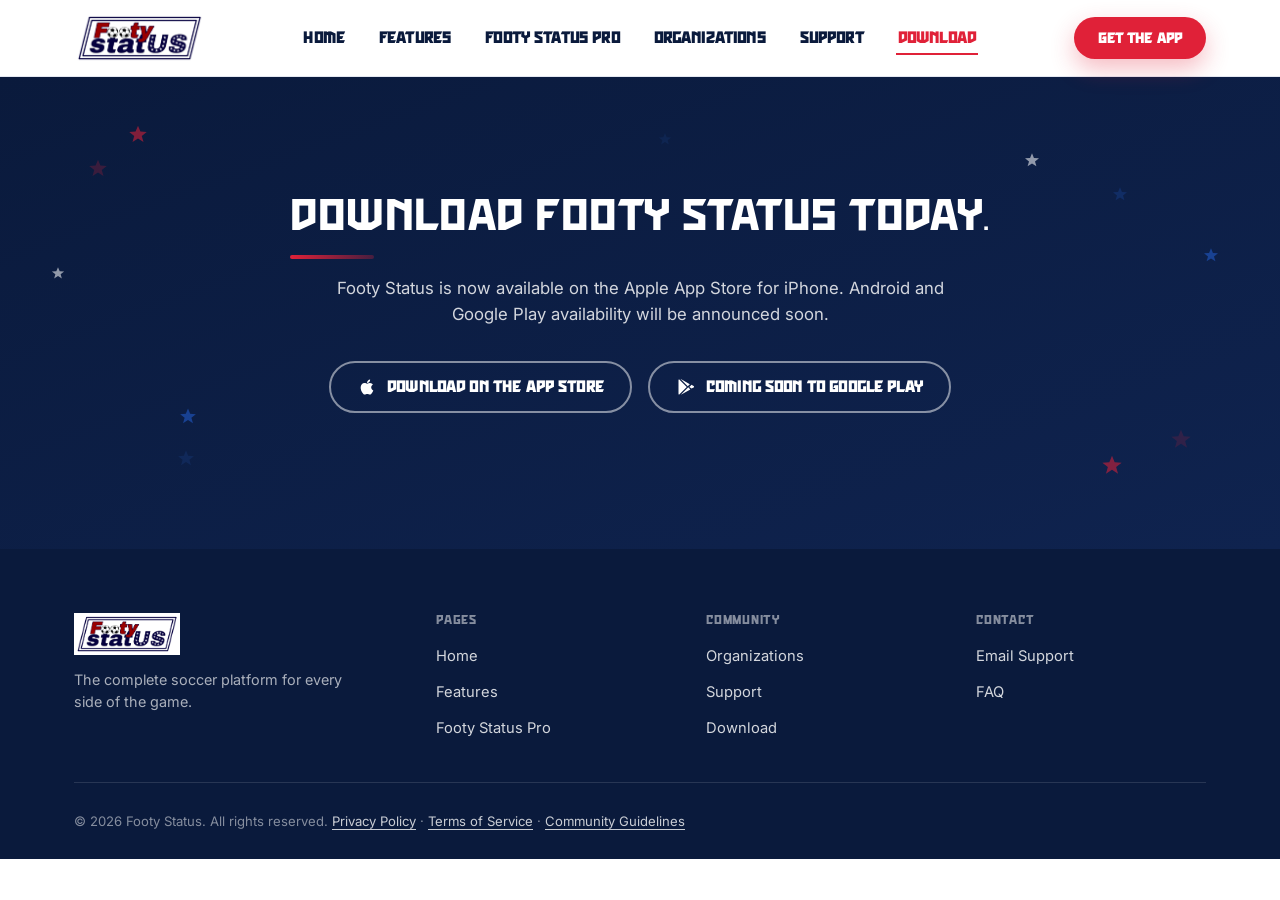
<file: download.html>
<!DOCTYPE html>
<html lang="en">
<head>
<meta charset="UTF-8" />
<meta name="viewport" content="width=device-width, initial-scale=1.0" />
<title>Download — Footy Status</title>
<meta name="description" content="Footy Status connects players, parents, coaches, teams, scouts, referees, and leagues through one powerful soccer platform. Available now on iOS. Coming soon to Android." />
<link rel="icon" type="image/png" href="assets/logo.png" />
<link rel="apple-touch-icon" href="assets/logo.png" />
<link rel="preconnect" href="https://fonts.googleapis.com" />
<link rel="preconnect" href="https://fonts.gstatic.com" crossorigin />
<link href="https://fonts.googleapis.com/css2?family=Inter:wght@400;500;600;700;800&display=swap" rel="stylesheet" />
<link rel="stylesheet" href="css/styles.css" />
</head>
<body><a class="visually-hidden" href="#main">Skip to main content</a><header class="navbar" id="navbar"><div class="container"><a href="index.html" class="brand"><img src="assets/footy-status-header-logo.png" alt="Footy Status" width="134" height="53"></a><nav class="nav-links" aria-label="Primary"><a href="index.html">Home</a><a href="features.html">Features</a><a href="pro.html">Footy Status Pro</a><a href="organizations.html">Organizations</a><a href="support.html">Support</a><a href="download.html" class="active" aria-current="page">Download</a></nav><div class="nav-actions"><a href="download.html" class="btn btn-primary btn-sm nav-cta nav-cta-desktop">Get the App</a><button class="nav-toggle" id="navToggle" aria-label="Toggle menu" aria-expanded="false" aria-controls="mobilePanel"><span></span><span></span><span></span></button></div></div></header><div class="mobile-panel" id="mobilePanel"><a href="index.html">Home</a><a href="features.html">Features</a><a href="pro.html">Footy Status Pro</a><a href="organizations.html">Organizations</a><a href="support.html">Support</a><a href="download.html" class="active" aria-current="page">Download</a><a href="download.html" class="btn btn-primary">Get the App</a></div><main id="main" class="page-download"><section class="section section--navy coming-soon" id="download">
    <div class="star-field" aria-hidden="true">
      <div class="star" style="top:10%; left:10%; width:20px; height:20px;">STAR_RED</div>
      <div class="star" style="top:16%; left:80%; width:16px; height:16px;">STAR_WHITE</div>
      <div class="star" style="top:70%; left:14%; width:18px; height:18px;">STAR_ROYAL</div>
      <div class="star" style="top:80%; left:86%; width:22px; height:22px;">STAR_RED</div>
      <div class="star" style="top:40%; left:4%; width:14px; height:14px;">STAR_WHITE</div>
      <div class="star" style="top:36%; left:94%; width:16px; height:16px;">STAR_ROYAL</div>
    </div>

    <div class="container">
      <div class="reveal">
        <h2 class="heading-accent heading-accent--center">Download Footy Status Today.</h2>
        <p class="lede">Footy Status is now available on the Apple App Store for iPhone. Android and Google Play availability will be announced soon.</p>

        <div class="store-row">
          <a href="https://apps.apple.com/us/app/footy-status/id6795420866" class="btn btn-outline" target="_blank" rel="noopener noreferrer" aria-label="Download Footy Status on the App Store"><svg width="20" height="20" viewBox="0 0 24 24" fill="currentColor" aria-hidden="true"><path d="M17.05 20.28c-.98.95-2.05.8-3.08.35-1.09-.46-2.09-.48-3.24 0-1.44.62-2.2.44-3.06-.35C2.79 15.25 3.51 7.59 9.05 7.31c1.35.07 2.29.74 3.08.8 1.18-.24 2.31-.93 3.57-.84 1.51.12 2.65.72 3.4 1.8-3.12 1.87-2.38 5.98.48 7.13-.57 1.5-1.31 2.99-2.53 4.08l.01-.01zM12.03 7.25c-.15-2.23 1.66-4.07 3.74-4.25.29 2.58-2.34 4.5-3.74 4.25z"/></svg>Download on the App Store</a>
          <span class="btn btn-outline" aria-disabled="true">
            <svg width="20" height="20" viewBox="0 0 24 24" fill="currentColor" aria-hidden="true"><path d="M3.6 2.6a1.5 1.5 0 0 0-.6 1.2v16.4c0 .5.22.93.6 1.2l9.35-9.4L3.6 2.6zm11.1 9.75 2.5 2.5-11.36 6.5 8.86-9zm3.9-3.15 2.55 1.47c.7.4.7 1.4 0 1.8l-2.55 1.47L15.98 12l2.62-2.8zM5.24 2.15l11.36 6.5-2.5 2.5-8.86-9z"/></svg>
            Coming Soon to Google Play
          </span>
        </div>
      </div>
    </div>
  </section></main><footer class="footer"><div class="container"><div class="footer-top"><div class="footer-brand"><a href="index.html" class="brand"><img src="assets/footy-status-header-logo.png" alt="Footy Status"></a><p>The complete soccer platform for every side of the game.</p></div><div class="footer-col"><h4>Pages</h4><ul><li><a href="index.html">Home</a></li><li><a href="features.html">Features</a></li><li><a href="pro.html">Footy Status Pro</a></li></ul></div><div class="footer-col"><h4>Community</h4><ul><li><a href="organizations.html">Organizations</a></li><li><a href="support.html">Support</a></li><li><a href="download.html">Download</a></li></ul></div><div class="footer-col"><h4>Contact</h4><ul><li><a href="mailto:footystatusofficial@gmail.com">Email Support</a></li><li><a href="support.html#faq">FAQ</a></li></ul></div></div><div class="footer-bottom"><p>&copy; 2026 Footy Status. All rights reserved. <a href="privacy-policy.html">Privacy Policy</a> <span aria-hidden="true">&middot;</span> <a href="terms-of-service.html">Terms of Service</a> <span aria-hidden="true">&middot;</span> <a href="community-guidelines.html">Community Guidelines</a></p></div></div></footer><script src="js/main.js"></script></body></html>
</file>
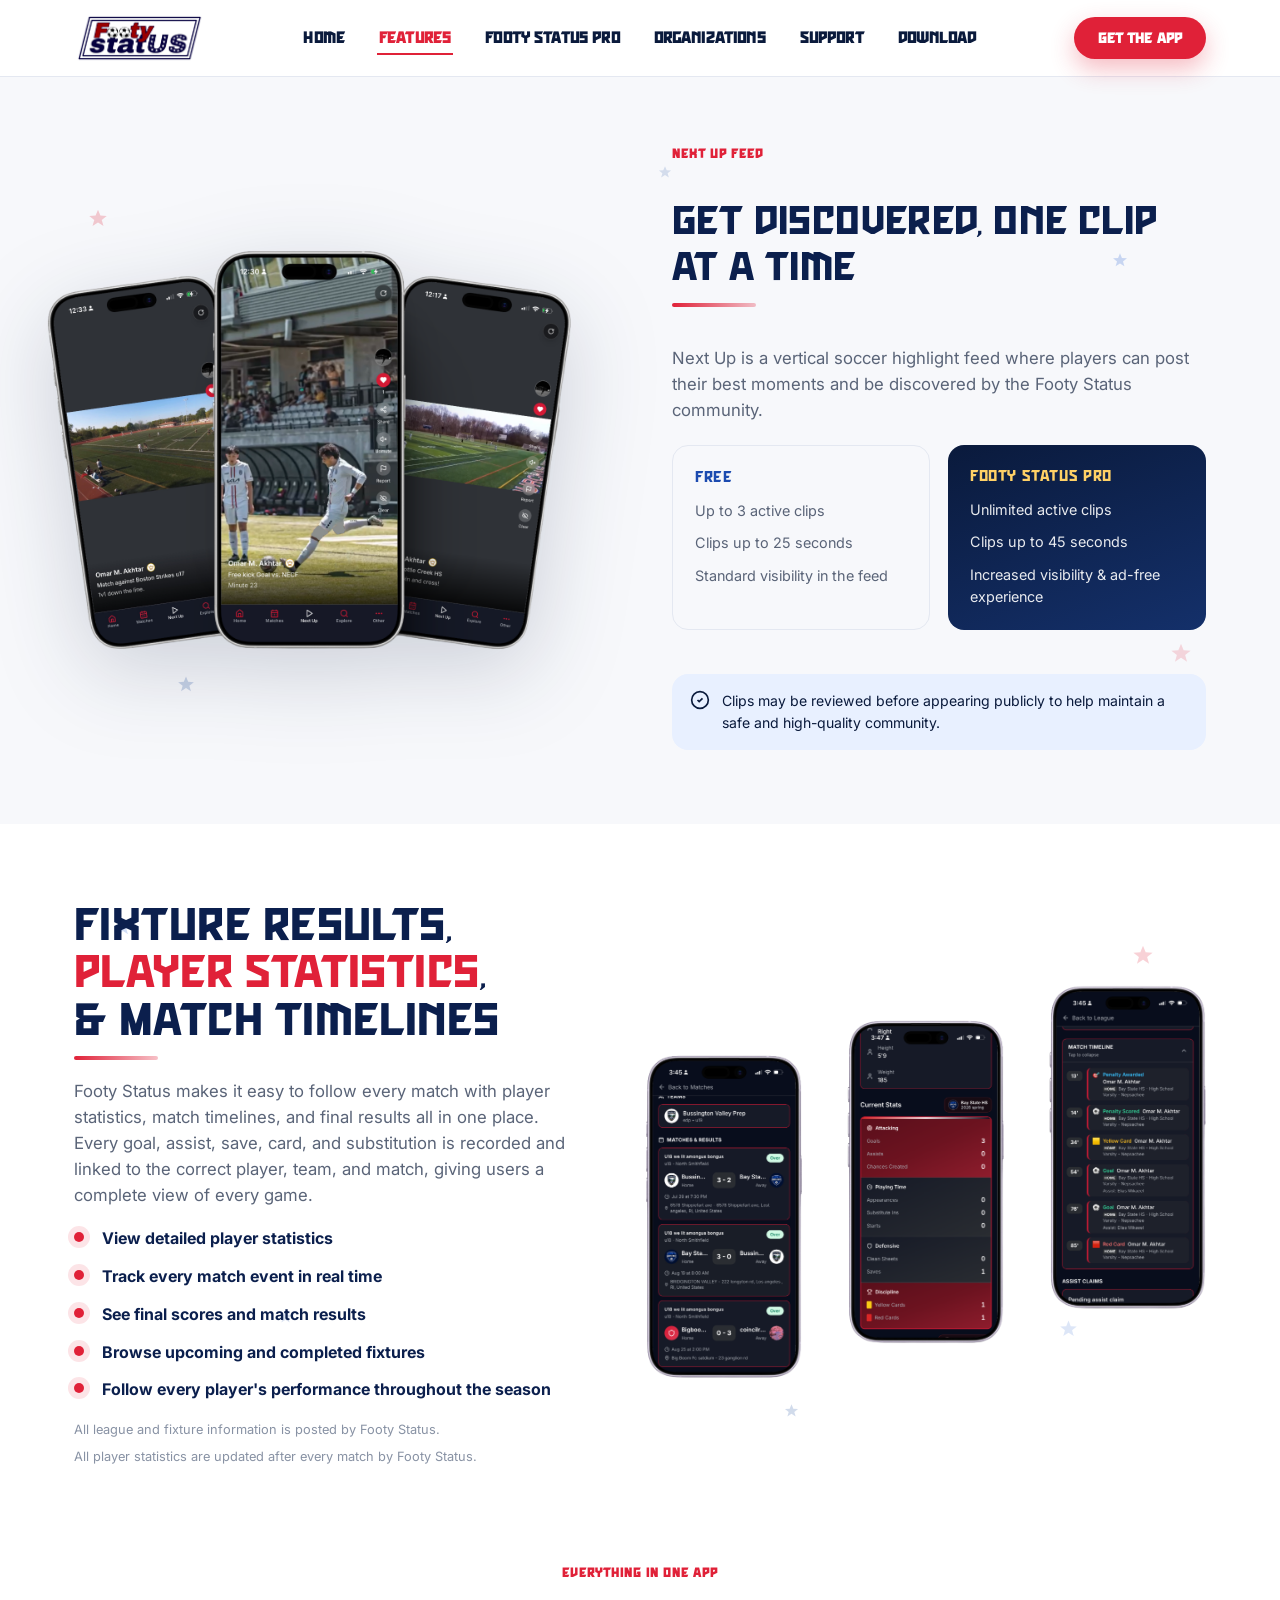
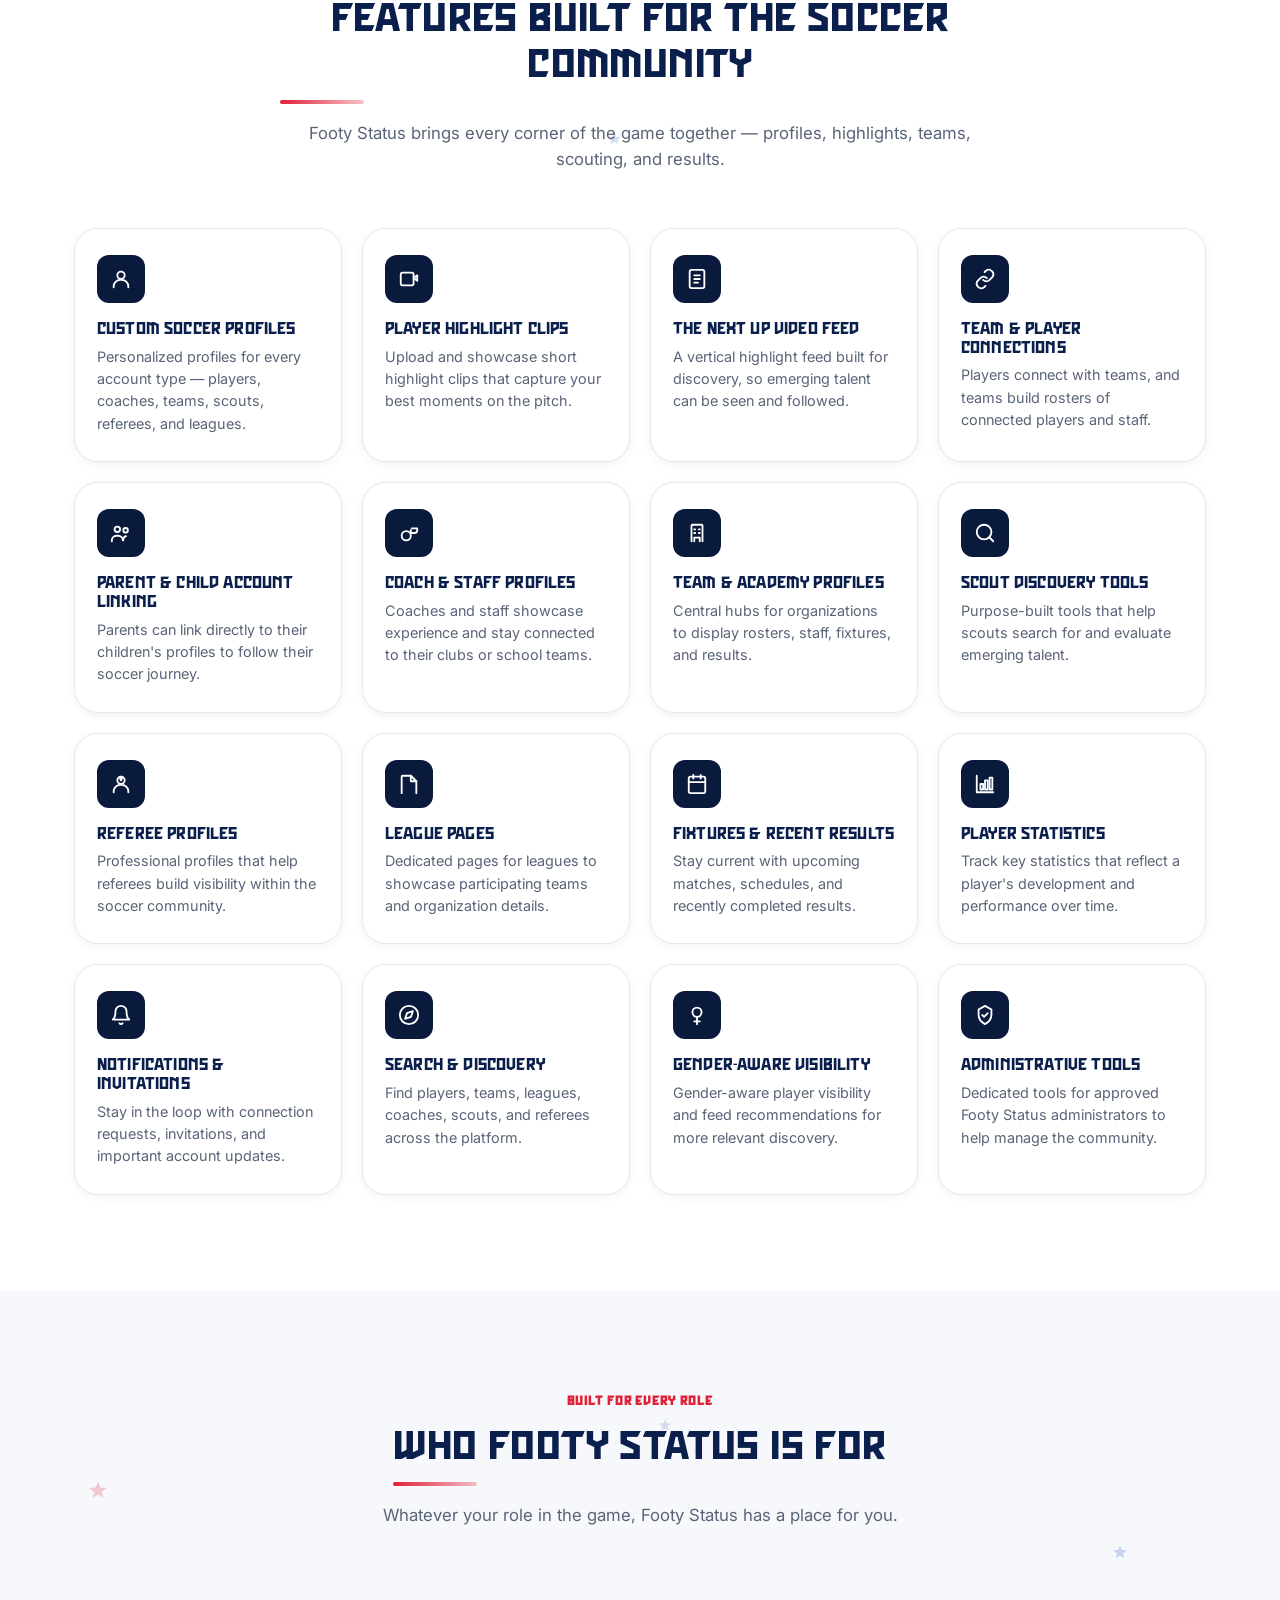
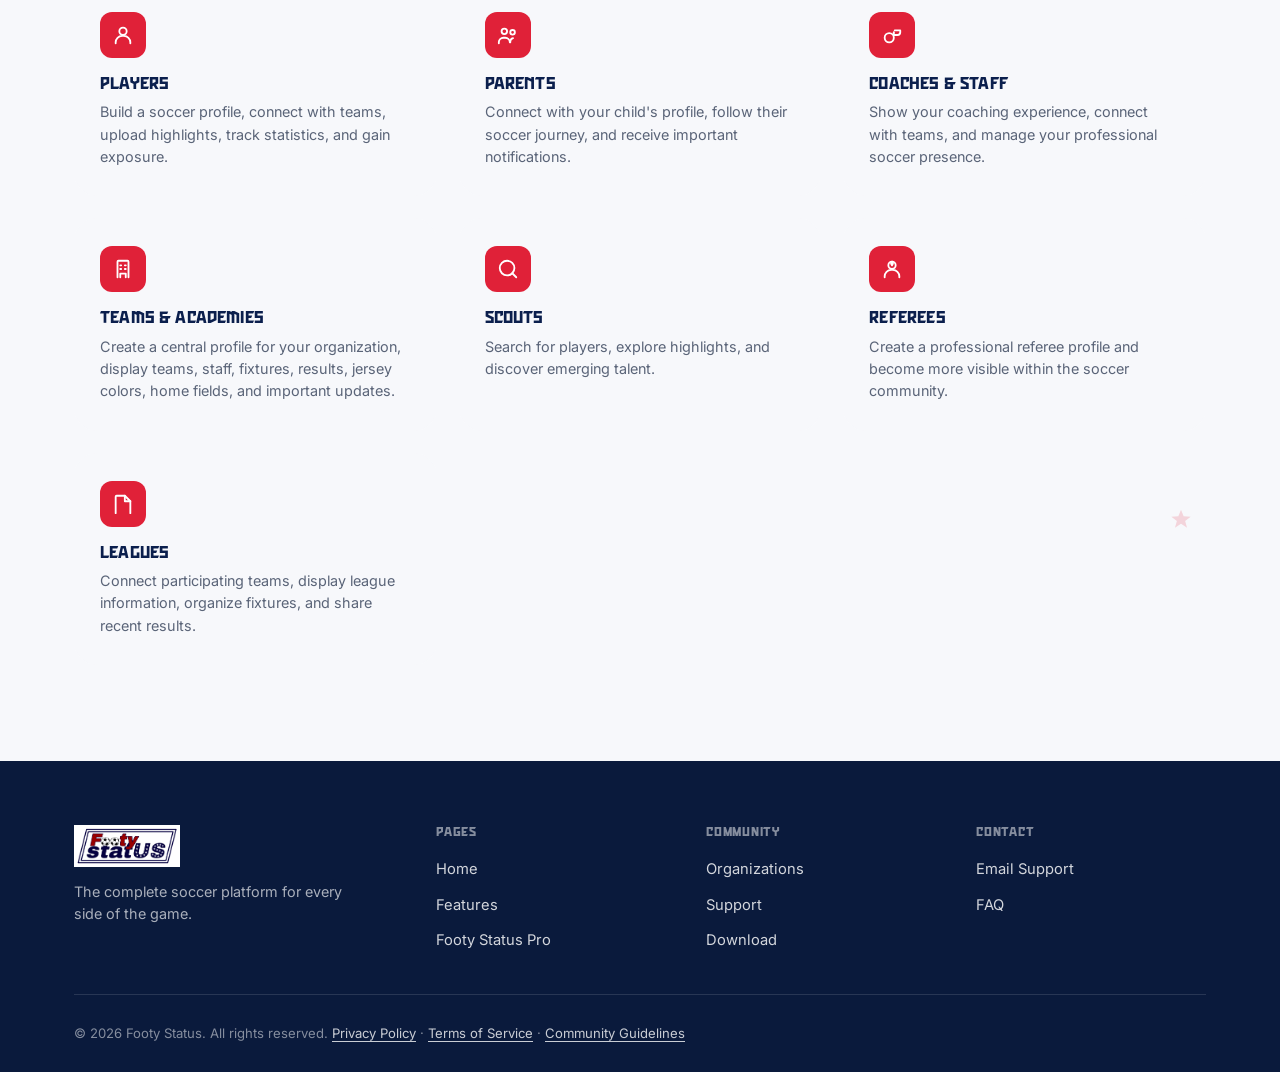
<file: features.html>
<!DOCTYPE html>
<html lang="en">
<head>
<meta charset="UTF-8" />
<meta name="viewport" content="width=device-width, initial-scale=1.0" />
<title>Features — Footy Status</title>
<meta name="description" content="Footy Status connects players, parents, coaches, teams, scouts, referees, and leagues through one powerful soccer platform. Available now on iOS. Coming soon to Android." />
<link rel="icon" type="image/png" href="assets/logo.png" />
<link rel="apple-touch-icon" href="assets/logo.png" />
<link rel="preconnect" href="https://fonts.googleapis.com" />
<link rel="preconnect" href="https://fonts.gstatic.com" crossorigin />
<link href="https://fonts.googleapis.com/css2?family=Inter:wght@400;500;600;700;800&display=swap" rel="stylesheet" />
<link rel="stylesheet" href="css/styles.css" />
</head>
<body><a class="visually-hidden" href="#main">Skip to main content</a><header class="navbar" id="navbar"><div class="container"><a href="index.html" class="brand"><img src="assets/footy-status-header-logo.png" alt="Footy Status" width="134" height="53"></a><nav class="nav-links" aria-label="Primary"><a href="index.html">Home</a><a href="features.html" class="active" aria-current="page">Features</a><a href="pro.html">Footy Status Pro</a><a href="organizations.html">Organizations</a><a href="support.html">Support</a><a href="download.html">Download</a></nav><div class="nav-actions"><a href="download.html" class="btn btn-primary btn-sm nav-cta nav-cta-desktop">Get the App</a><button class="nav-toggle" id="navToggle" aria-label="Toggle menu" aria-expanded="false" aria-controls="mobilePanel"><span></span><span></span><span></span></button></div></div></header><div class="mobile-panel" id="mobilePanel"><a href="index.html">Home</a><a href="features.html" class="active" aria-current="page">Features</a><a href="pro.html">Footy Status Pro</a><a href="organizations.html">Organizations</a><a href="support.html">Support</a><a href="download.html">Download</a><a href="download.html" class="btn btn-primary">Get the App</a></div><main id="main" class="page-features"><section class="section section--alt" id="next-up">
    <div class="container">
      <div class="nextup">
        <div class="nextup-visual reveal">
          <figure class="nextup-shot">
            <img src="assets/next-up-preview.png" alt="Footy Status Next Up highlight feed preview" width="1284" height="1010" />
          </figure>
        </div>

        <div class="nextup-copy reveal">
          <span class="eyebrow">Next Up Feed</span>
          <h2 class="heading-accent" style="font-size:clamp(1.8rem,3.2vw,2.5rem); color:var(--title-navy); margin-bottom:16px;">Get Discovered, One Clip at a Time</h2>
          <p>Next Up is a vertical soccer highlight feed where players can post their best moments and be discovered by the Footy Status community.</p>

          <div class="tier-compare">
            <div class="tier-box">
              <h4>Free</h4>
              <ul>
                <li>Up to 3 active clips</li>
                <li>Clips up to 25 seconds</li>
                <li>Standard visibility in the feed</li>
              </ul>
            </div>
            <div class="tier-box pro">
              <h4>Footy Status Pro</h4>
              <ul>
                <li>Unlimited active clips</li>
                <li>Clips up to 45 seconds</li>
                <li>Increased visibility &amp; ad-free experience</li>
              </ul>
            </div>
          </div>

          <div class="review-note">
            <svg width="20" height="20" viewBox="0 0 24 24" fill="none" stroke="currentColor" stroke-width="2" style="flex-shrink:0;"><path d="M9 12l2 2 4-4"/><circle cx="12" cy="12" r="10"/></svg>
            <span>Clips may be reviewed before appearing publicly to help maintain a safe and high-quality community.</span>
          </div>
        </div>
      </div>
    </div>
  </section>
<section class="section" id="fixture-results">
    <div class="container">
      <div class="fixture-results-layout">
        <div class="fixture-results-copy reveal">
          <h2 class="heading-accent">Fixture Results, <span class="accent">Player Statistics</span>,<br />&amp; Match Timelines</h2>
          <p class="fixture-results-description">Footy Status makes it easy to follow every match with player statistics, match timelines, and final results all in one place. Every goal, assist, save, card, and substitution is recorded and linked to the correct player, team, and match, giving users a complete view of every game.</p>
          <ul class="fixture-results-points">
            <li><span class="fixture-bullet" aria-hidden="true"></span><span>View detailed player statistics</span></li>
            <li><span class="fixture-bullet" aria-hidden="true"></span><span>Track every match event in real time</span></li>
            <li><span class="fixture-bullet" aria-hidden="true"></span><span>See final scores and match results</span></li>
            <li><span class="fixture-bullet" aria-hidden="true"></span><span>Browse upcoming and completed fixtures</span></li>
            <li><span class="fixture-bullet" aria-hidden="true"></span><span>Follow every player's performance throughout the season</span></li>
          </ul>
        </div>

        <div class="fixture-results-visual reveal">
          <figure class="fixture-results-shot">
            <img src="assets/fixture-results-player-statistics-match-timelines.png" alt="Footy Status fixture results, player statistics, and match timeline previews" width="1272" height="973" />
          </figure>
        </div>

        <div class="fixture-results-notes reveal">
          <p>All league and fixture information is posted by Footy Status.</p>
          <p>All player statistics are updated after every match by Footy Status.</p>
        </div>
      </div>
    </div>
  </section>
<section class="section" id="features">
    <div class="container">
      <div class="section-head center reveal">
        <span class="eyebrow">Everything in one app</span>
        <h2 class="heading-accent">Features Built for the Soccer Community</h2>
        <p>Footy Status brings every corner of the game together — profiles, highlights, teams, scouting, and results.</p>
      </div>

      <div class="feature-grid" id="featureGrid"></div>
    </div>
  </section>
<section class="section section--alt" id="account-types">
    <div class="container">
      <div class="section-head center reveal">
        <span class="eyebrow">Built for every role</span>
        <h2 class="heading-accent">Who Footy Status Is For</h2>
        <p>Whatever your role in the game, Footy Status has a place for you.</p>
      </div>

      <div class="account-grid" id="accountGrid"></div>
    </div>
  </section></main><footer class="footer"><div class="container"><div class="footer-top"><div class="footer-brand"><a href="index.html" class="brand"><img src="assets/footy-status-header-logo.png" alt="Footy Status"></a><p>The complete soccer platform for every side of the game.</p></div><div class="footer-col"><h4>Pages</h4><ul><li><a href="index.html">Home</a></li><li><a href="features.html">Features</a></li><li><a href="pro.html">Footy Status Pro</a></li></ul></div><div class="footer-col"><h4>Community</h4><ul><li><a href="organizations.html">Organizations</a></li><li><a href="support.html">Support</a></li><li><a href="download.html">Download</a></li></ul></div><div class="footer-col"><h4>Contact</h4><ul><li><a href="mailto:footystatusofficial@gmail.com">Email Support</a></li><li><a href="support.html#faq">FAQ</a></li></ul></div></div><div class="footer-bottom"><p>&copy; 2026 Footy Status. All rights reserved. <a href="privacy-policy.html">Privacy Policy</a> <span aria-hidden="true">&middot;</span> <a href="terms-of-service.html">Terms of Service</a> <span aria-hidden="true">&middot;</span> <a href="community-guidelines.html">Community Guidelines</a></p></div></div></footer><script src="js/main.js"></script></body></html>
</file>
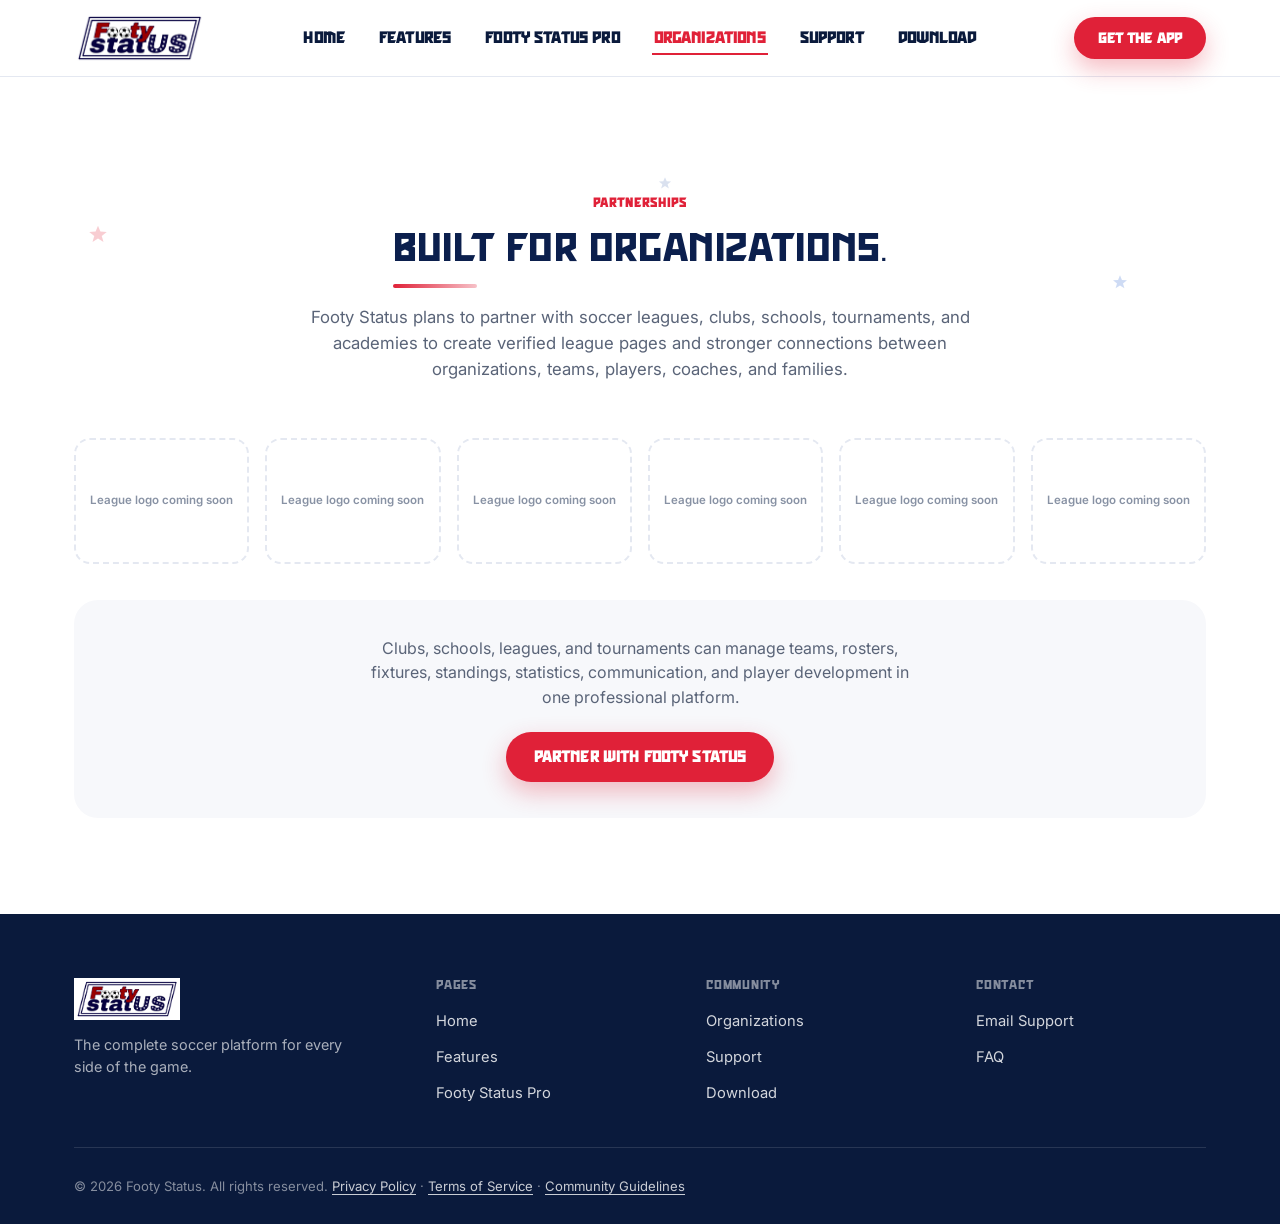
<file: organizations.html>
<!DOCTYPE html>
<html lang="en">
<head>
<meta charset="UTF-8" />
<meta name="viewport" content="width=device-width, initial-scale=1.0" />
<title>Organizations — Footy Status</title>
<meta name="description" content="Footy Status connects players, parents, coaches, teams, scouts, referees, and leagues through one powerful soccer platform. Available now on iOS. Coming soon to Android." />
<link rel="icon" type="image/png" href="assets/logo.png" />
<link rel="apple-touch-icon" href="assets/logo.png" />
<link rel="preconnect" href="https://fonts.googleapis.com" />
<link rel="preconnect" href="https://fonts.gstatic.com" crossorigin />
<link href="https://fonts.googleapis.com/css2?family=Inter:wght@400;500;600;700;800&display=swap" rel="stylesheet" />
<link rel="stylesheet" href="css/styles.css" />
</head>
<body><a class="visually-hidden" href="#main">Skip to main content</a><header class="navbar" id="navbar"><div class="container"><a href="index.html" class="brand"><img src="assets/footy-status-header-logo.png" alt="Footy Status" width="134" height="53"></a><nav class="nav-links" aria-label="Primary"><a href="index.html">Home</a><a href="features.html">Features</a><a href="pro.html">Footy Status Pro</a><a href="organizations.html" class="active" aria-current="page">Organizations</a><a href="support.html">Support</a><a href="download.html">Download</a></nav><div class="nav-actions"><a href="download.html" class="btn btn-primary btn-sm nav-cta nav-cta-desktop">Get the App</a><button class="nav-toggle" id="navToggle" aria-label="Toggle menu" aria-expanded="false" aria-controls="mobilePanel"><span></span><span></span><span></span></button></div></div></header><div class="mobile-panel" id="mobilePanel"><a href="index.html">Home</a><a href="features.html">Features</a><a href="pro.html">Footy Status Pro</a><a href="organizations.html" class="active" aria-current="page">Organizations</a><a href="support.html">Support</a><a href="download.html">Download</a><a href="download.html" class="btn btn-primary">Get the App</a></div><main id="main" class="page-organizations"><section class="section" id="organizations">
    <div class="container">
      <div class="section-head center reveal">
        <span class="eyebrow">Partnerships</span>
        <h2 class="heading-accent">Built for Organizations.</h2>
        <p>Footy Status plans to partner with soccer leagues, clubs, schools, tournaments, and academies to create verified league pages and stronger connections between organizations, teams, players, coaches, and families.</p>
      </div>

      <div class="league-logos reveal" aria-label="Future paired league logo placeholders">
        <div class="league-slot">League logo coming soon</div>
        <div class="league-slot">League logo coming soon</div>
        <div class="league-slot">League logo coming soon</div>
        <div class="league-slot">League logo coming soon</div>
        <div class="league-slot">League logo coming soon</div>
        <div class="league-slot">League logo coming soon</div>
      </div>

      <div class="league-cta reveal">
        <p>Clubs, schools, leagues, and tournaments can manage teams, rosters, fixtures, standings, statistics, communication, and player development in one professional platform.</p>
        <a href="support.html" class="btn btn-primary">Partner With Footy Status</a>
      </div>
    </div>
  </section></main><footer class="footer"><div class="container"><div class="footer-top"><div class="footer-brand"><a href="index.html" class="brand"><img src="assets/footy-status-header-logo.png" alt="Footy Status"></a><p>The complete soccer platform for every side of the game.</p></div><div class="footer-col"><h4>Pages</h4><ul><li><a href="index.html">Home</a></li><li><a href="features.html">Features</a></li><li><a href="pro.html">Footy Status Pro</a></li></ul></div><div class="footer-col"><h4>Community</h4><ul><li><a href="organizations.html">Organizations</a></li><li><a href="support.html">Support</a></li><li><a href="download.html">Download</a></li></ul></div><div class="footer-col"><h4>Contact</h4><ul><li><a href="mailto:footystatusofficial@gmail.com">Email Support</a></li><li><a href="support.html#faq">FAQ</a></li></ul></div></div><div class="footer-bottom"><p>&copy; 2026 Footy Status. All rights reserved. <a href="privacy-policy.html">Privacy Policy</a> <span aria-hidden="true">&middot;</span> <a href="terms-of-service.html">Terms of Service</a> <span aria-hidden="true">&middot;</span> <a href="community-guidelines.html">Community Guidelines</a></p></div></div></footer><script src="js/main.js"></script></body></html>
</file>
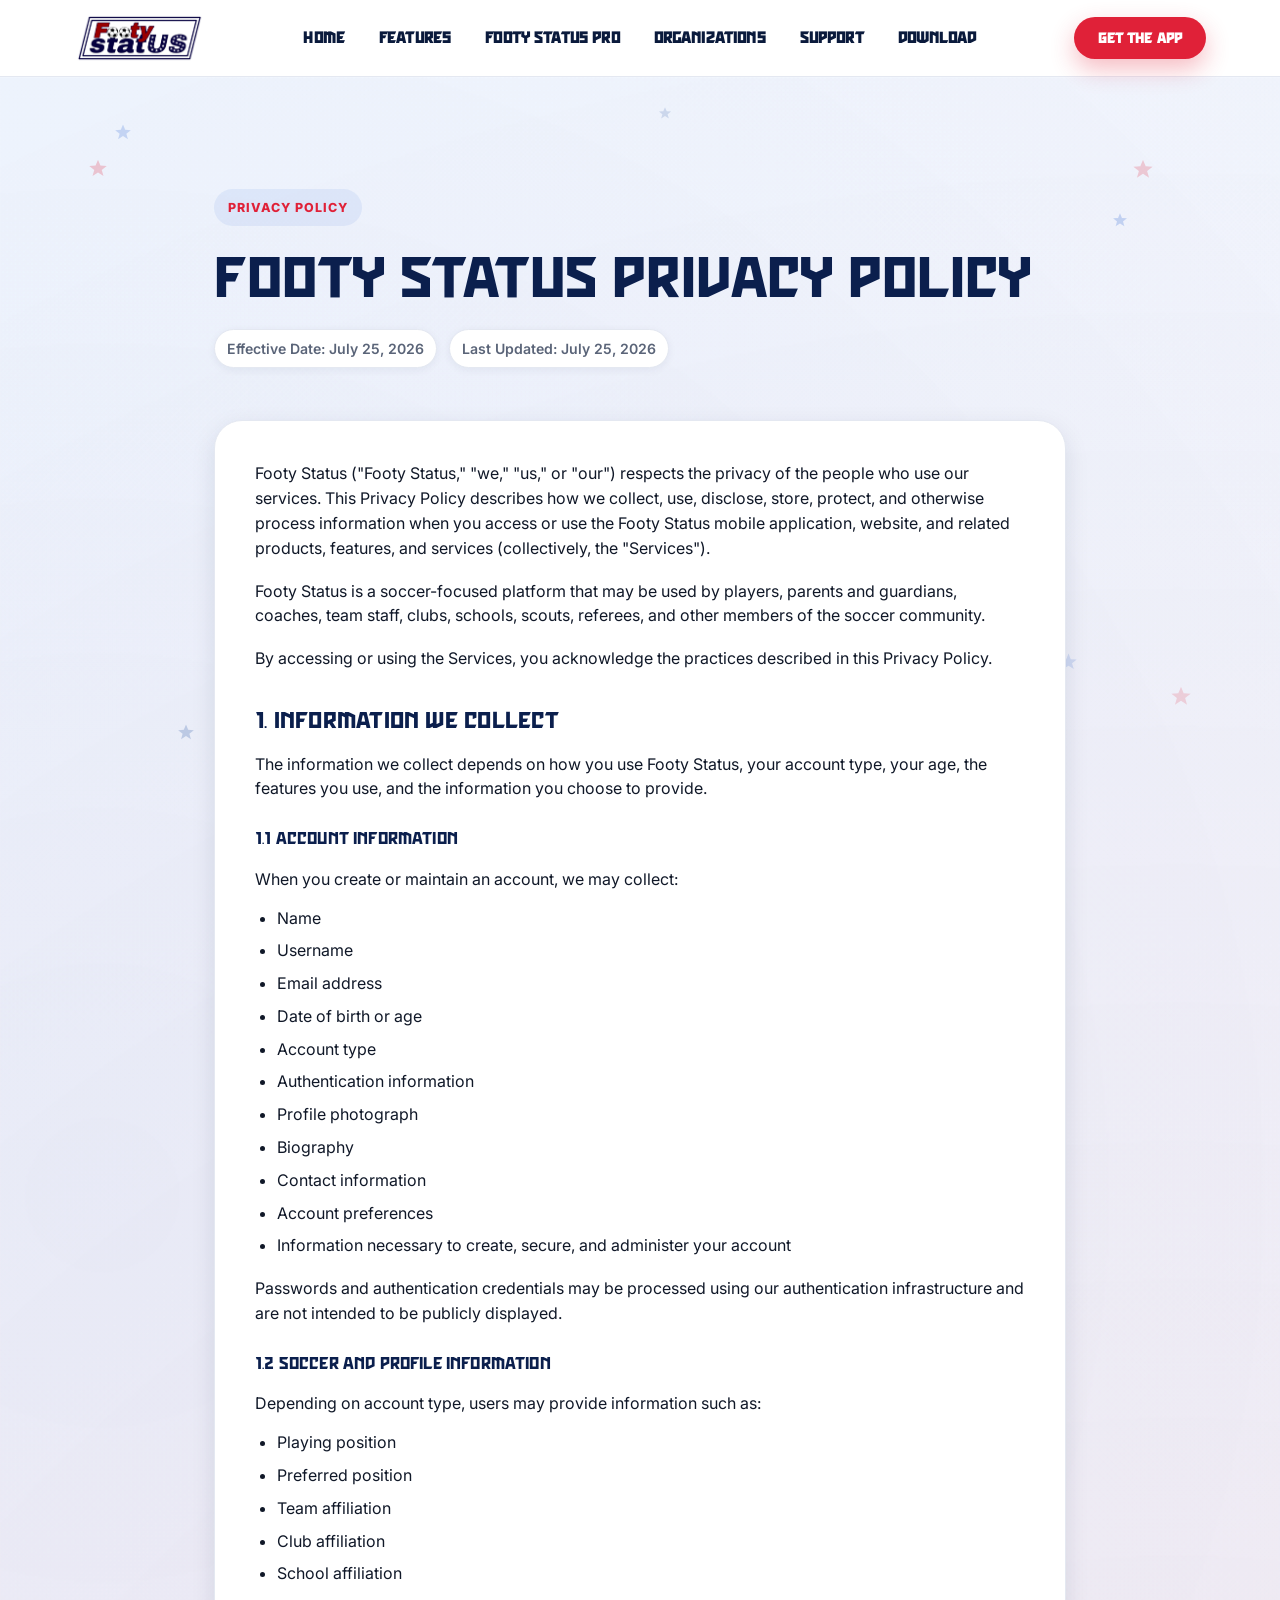
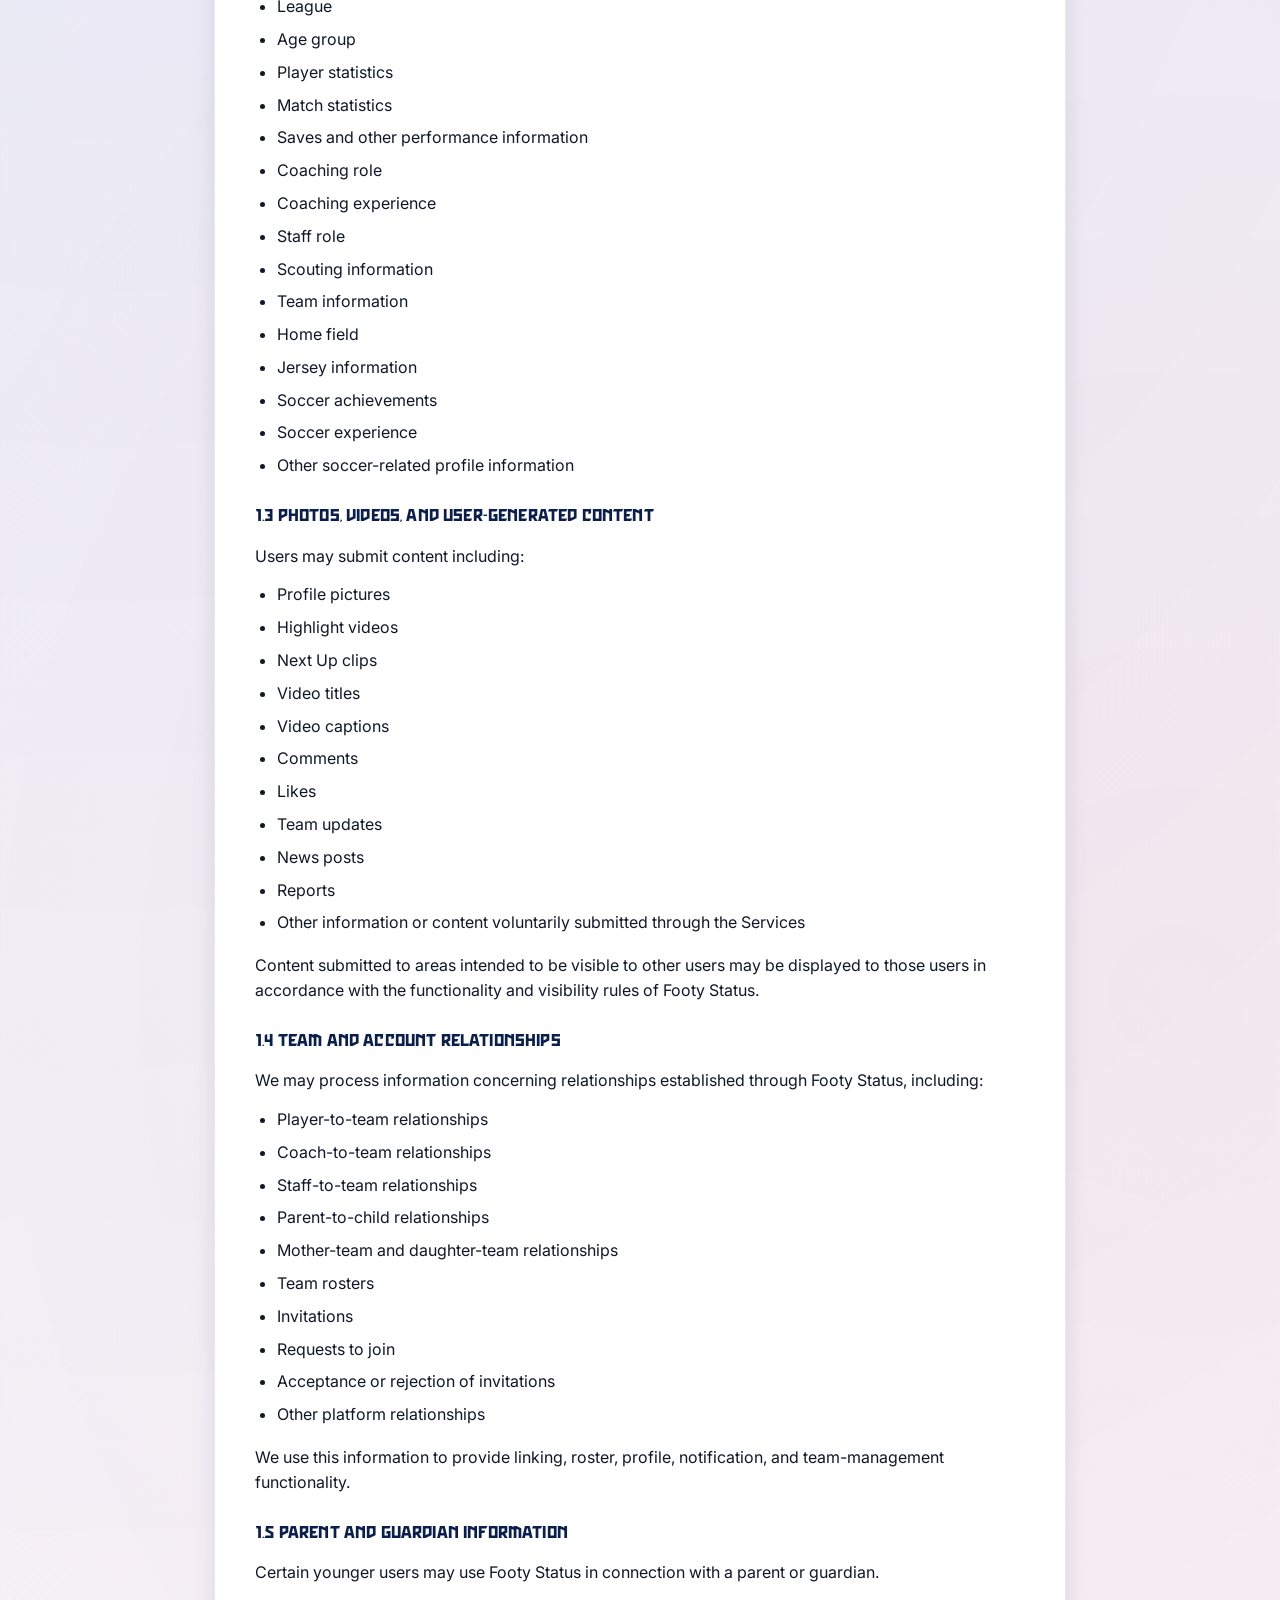
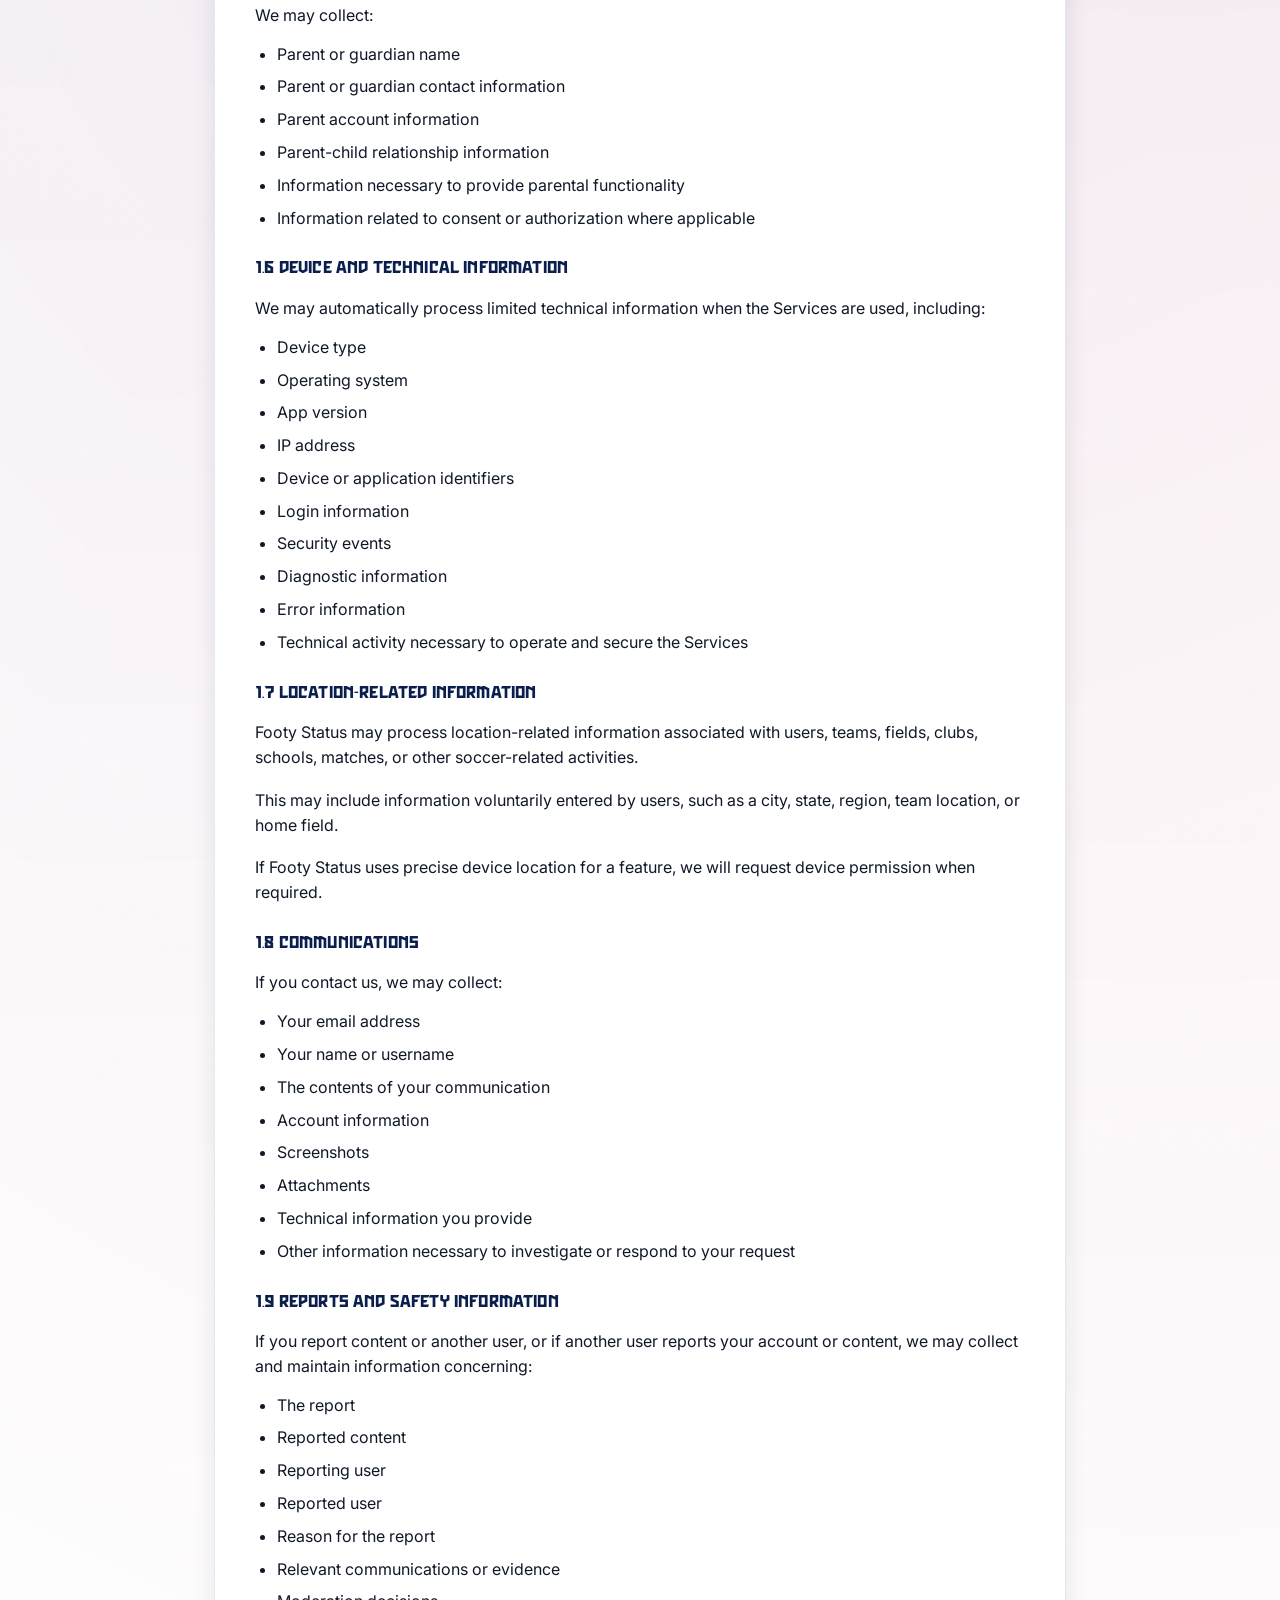
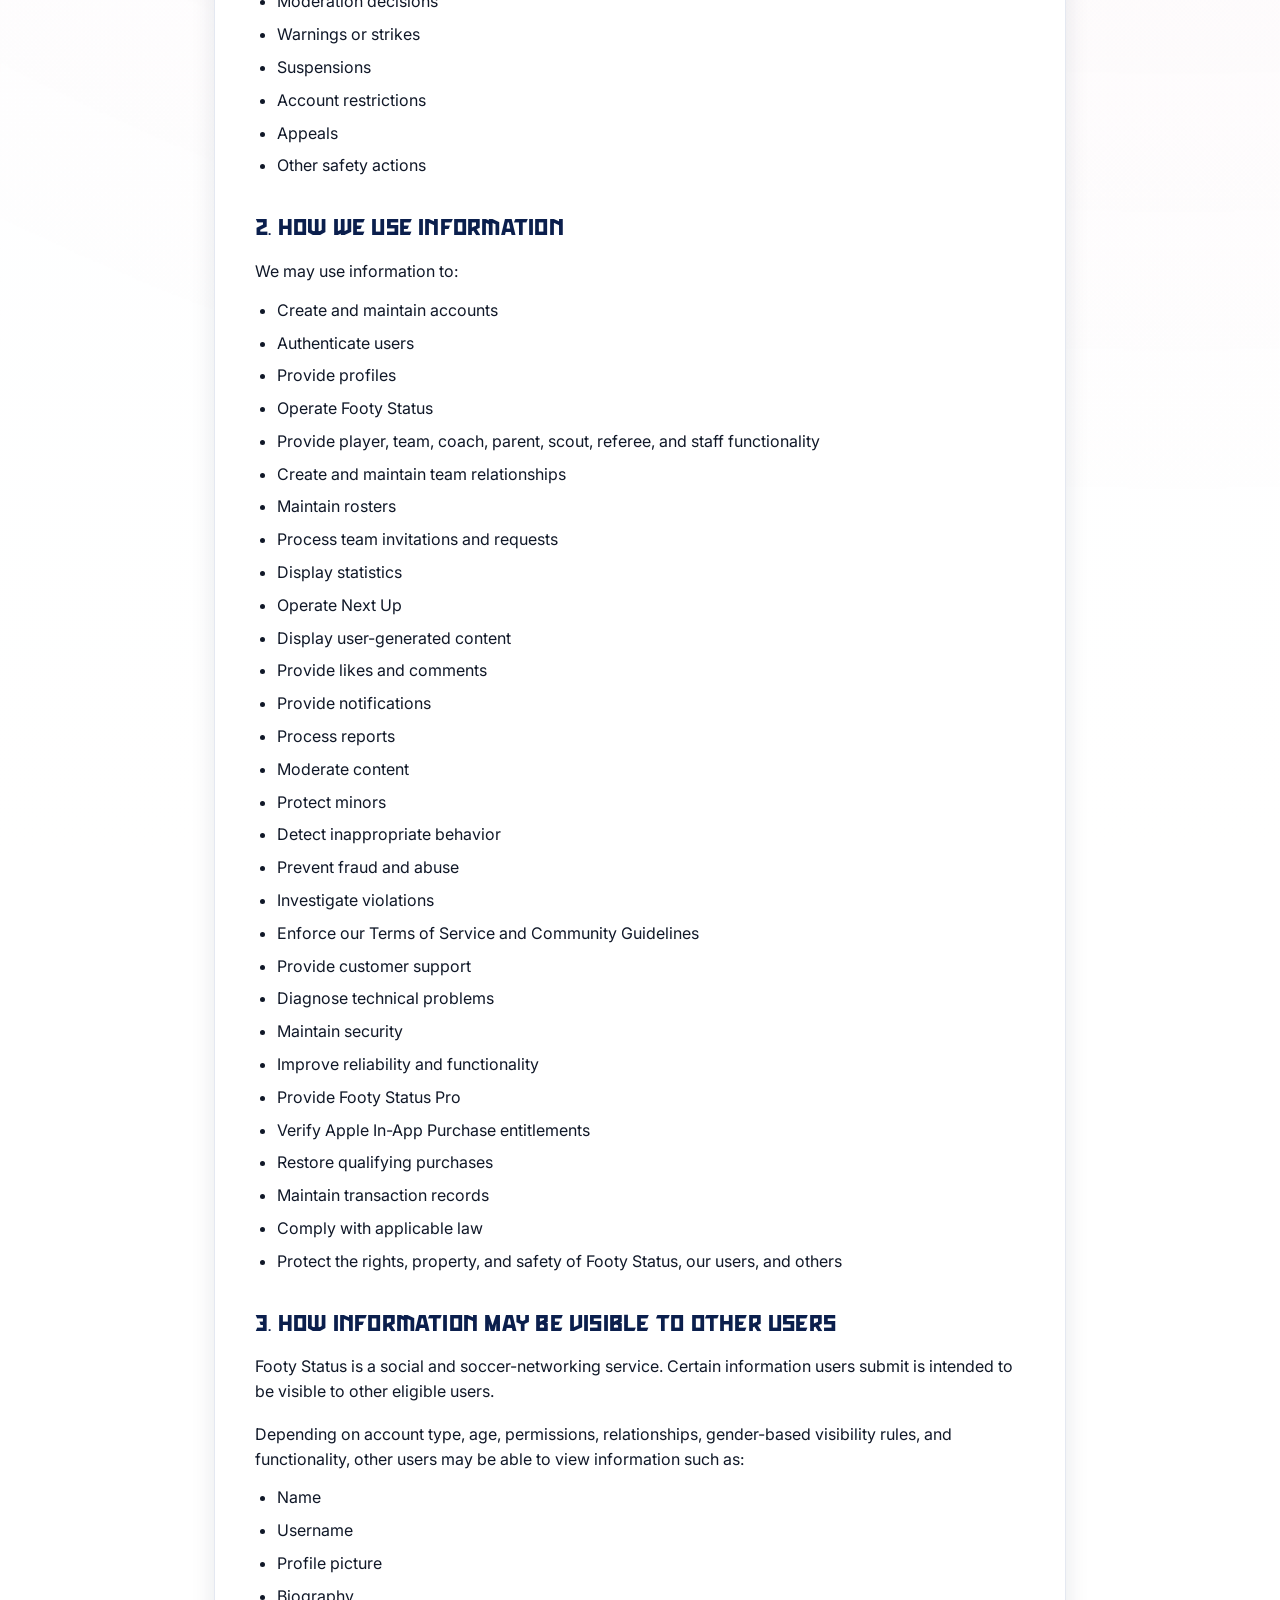
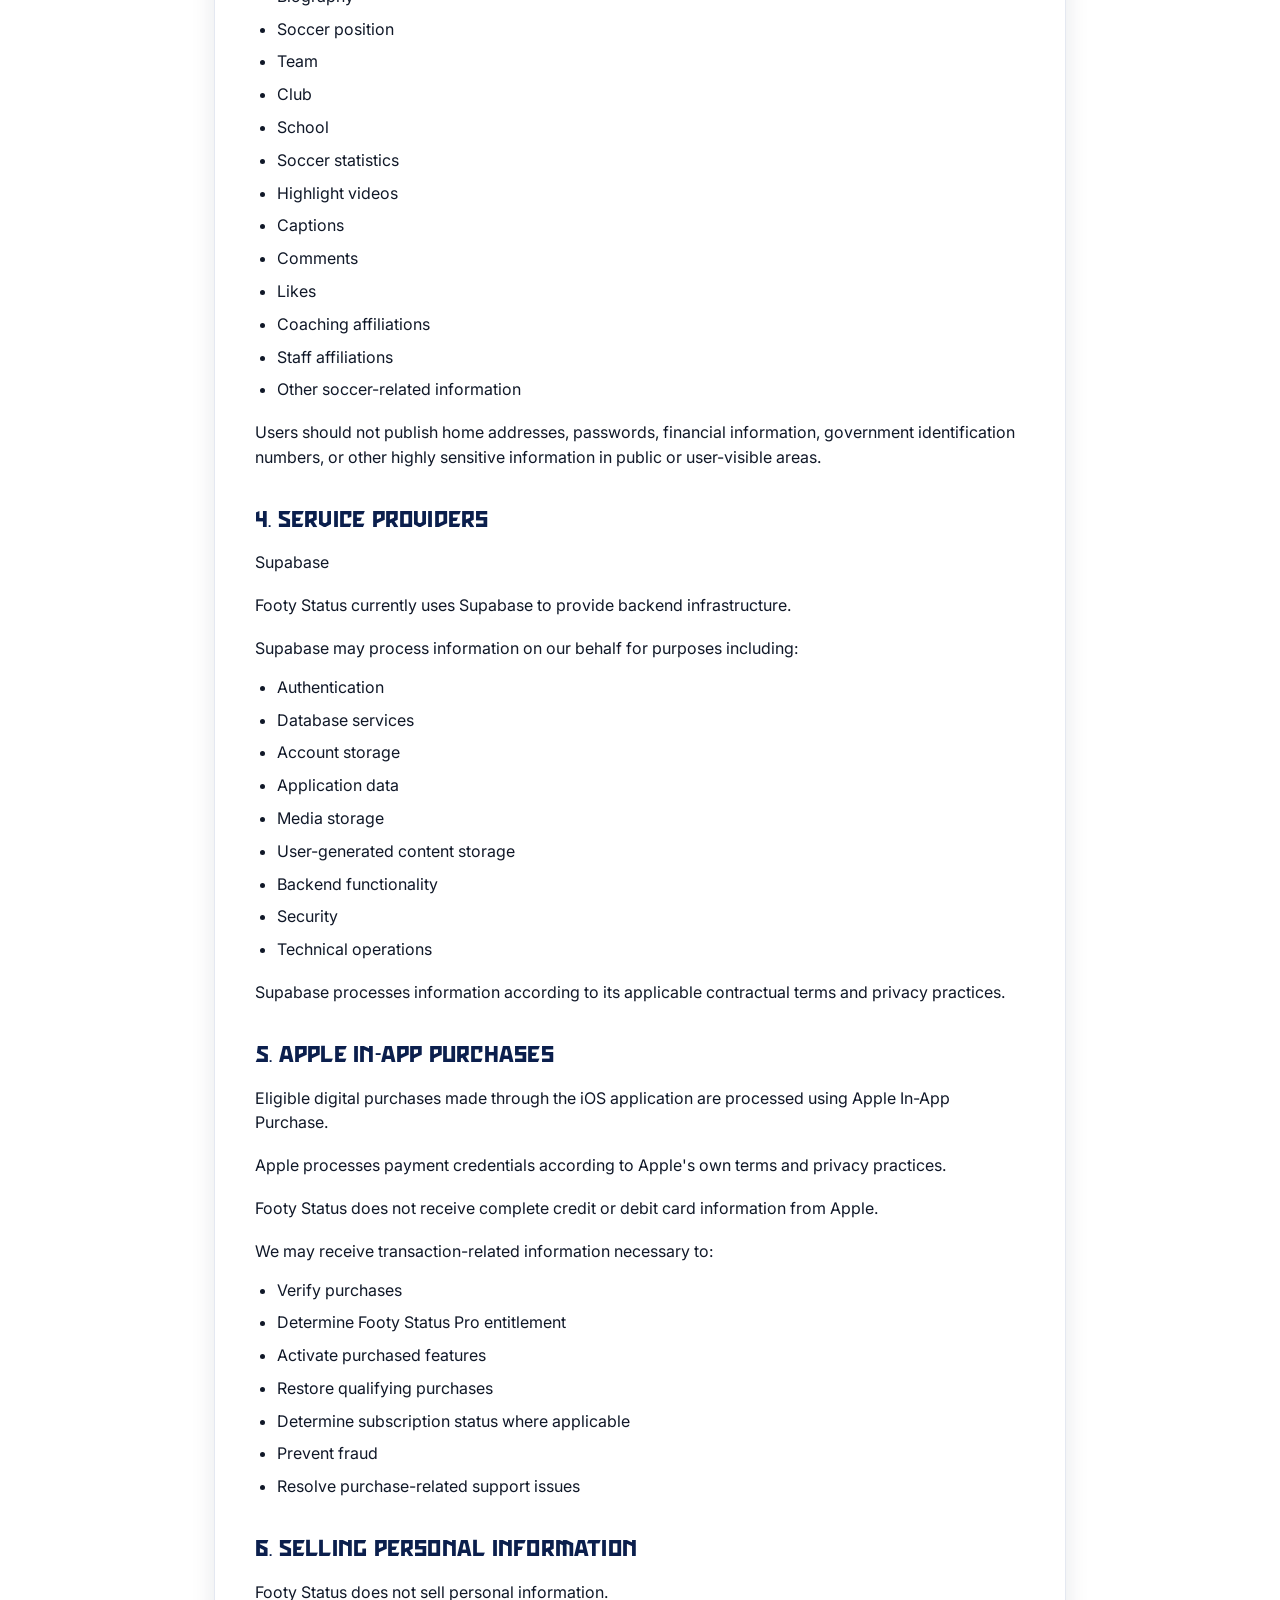
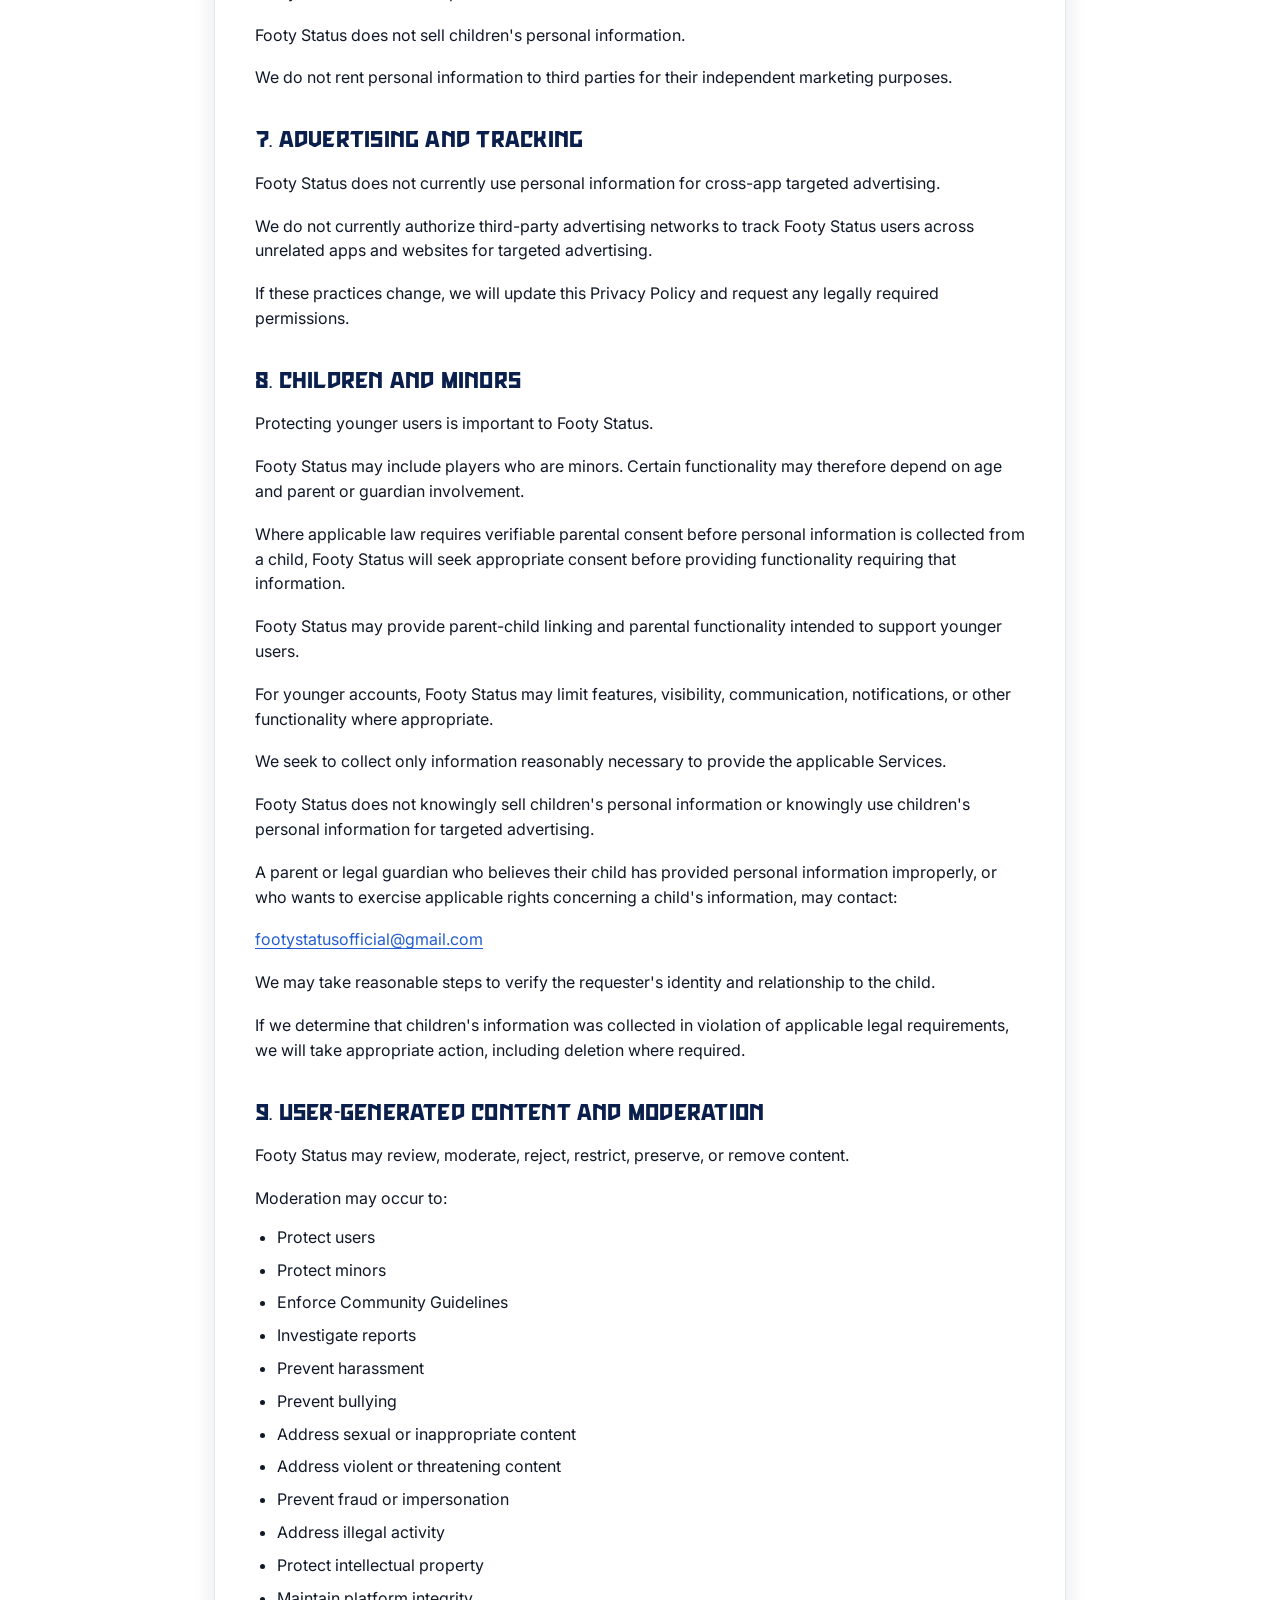
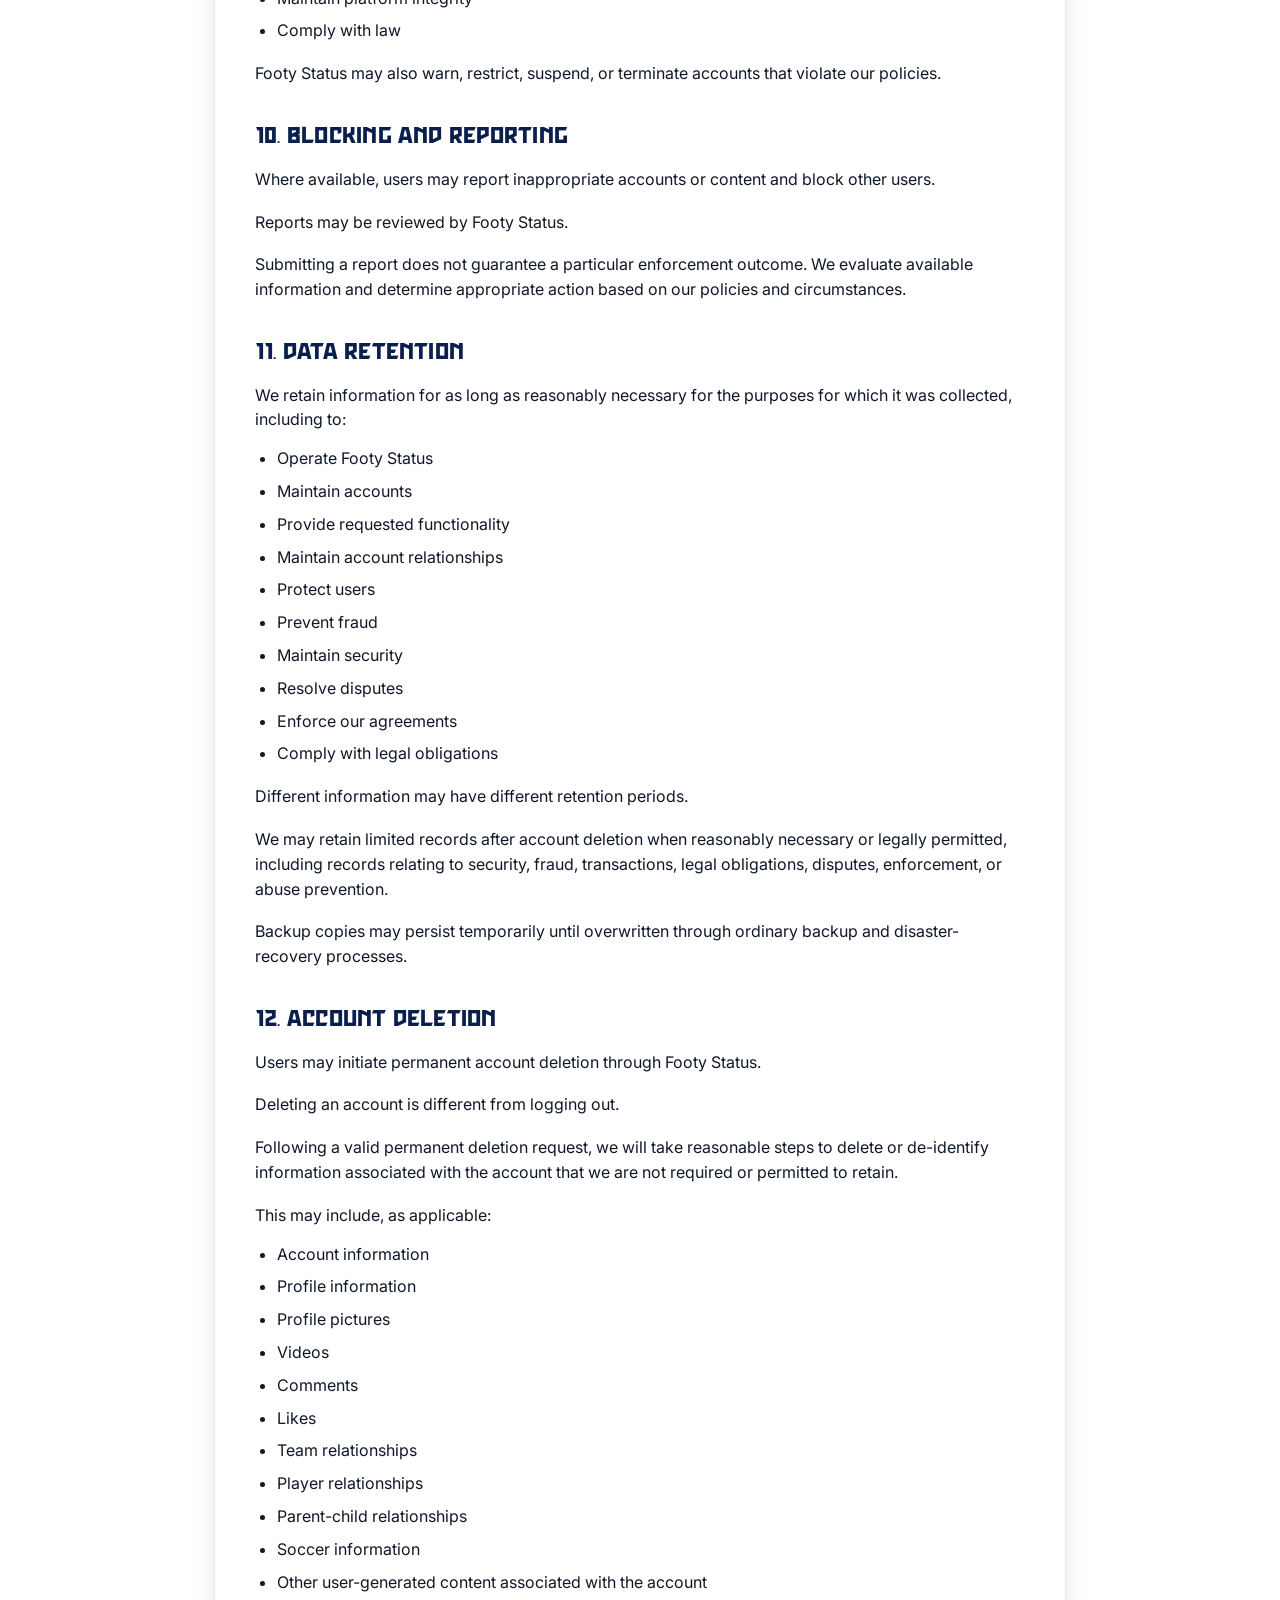
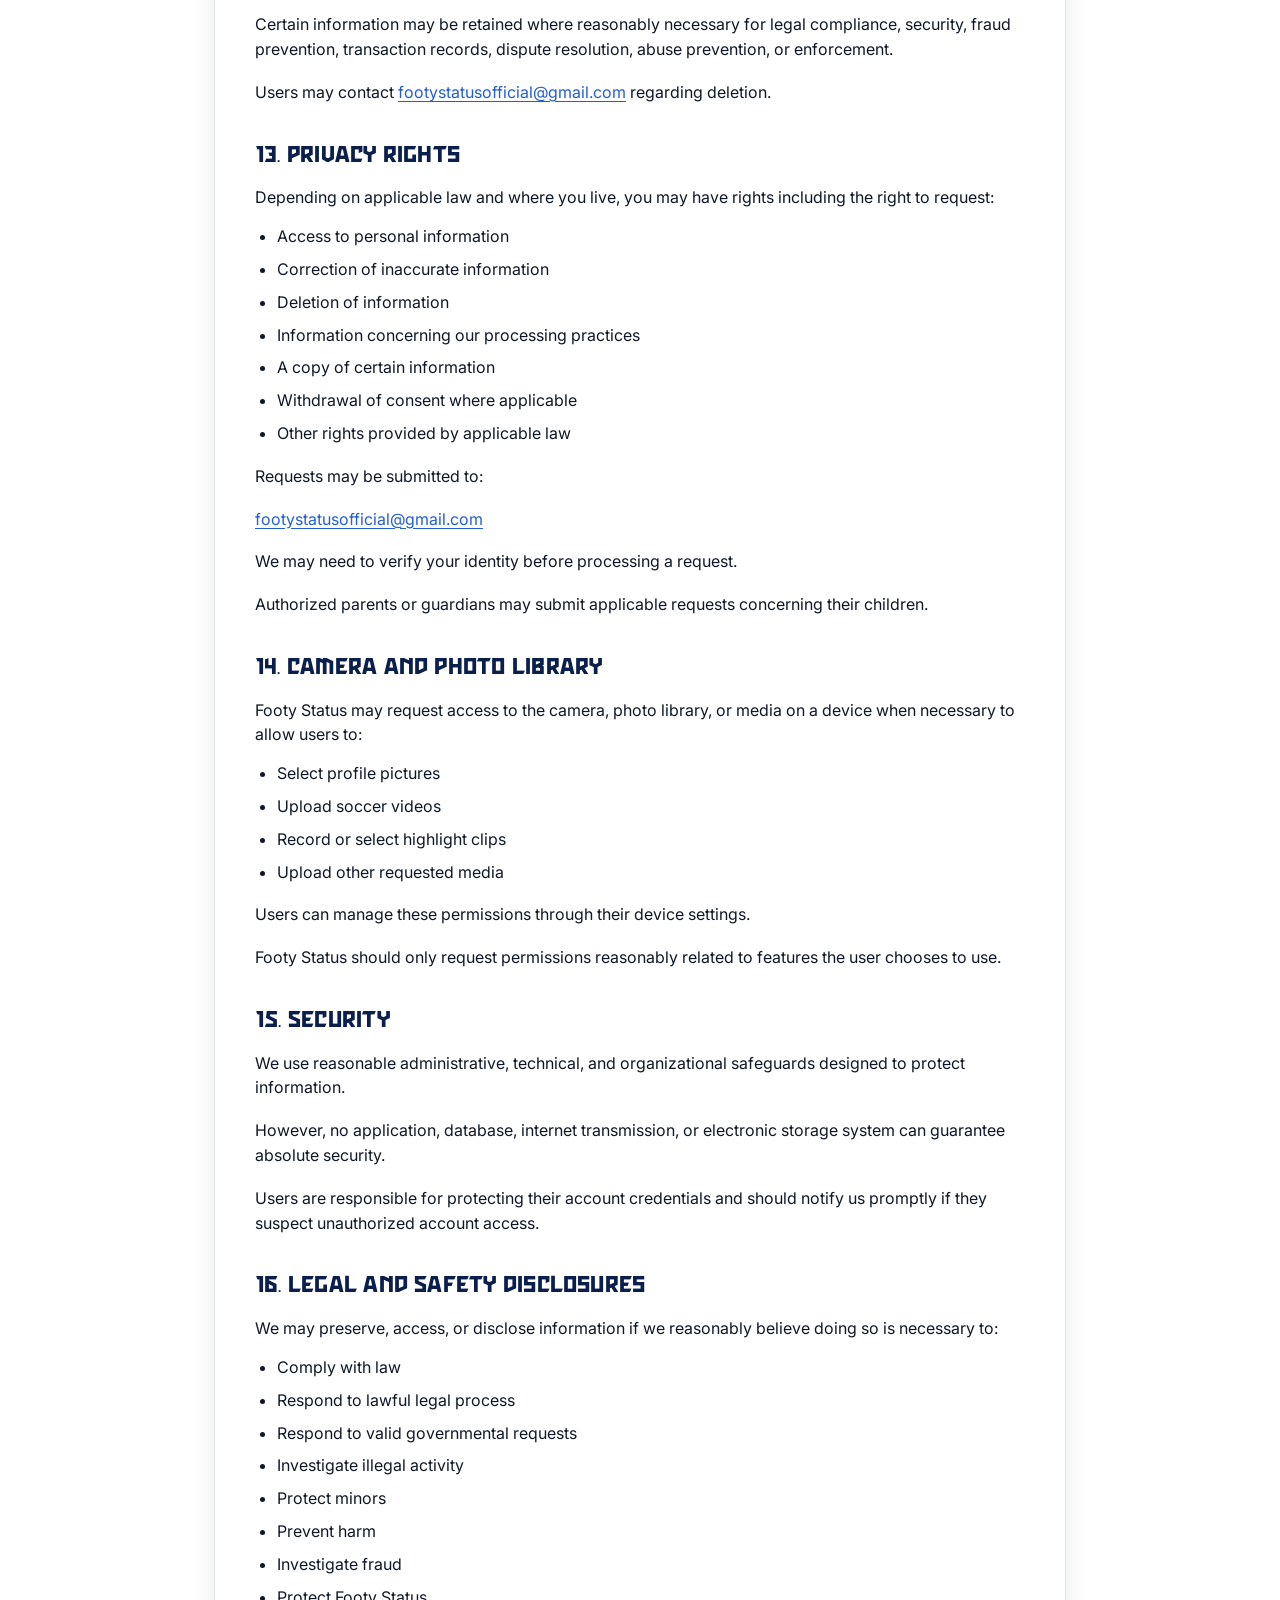
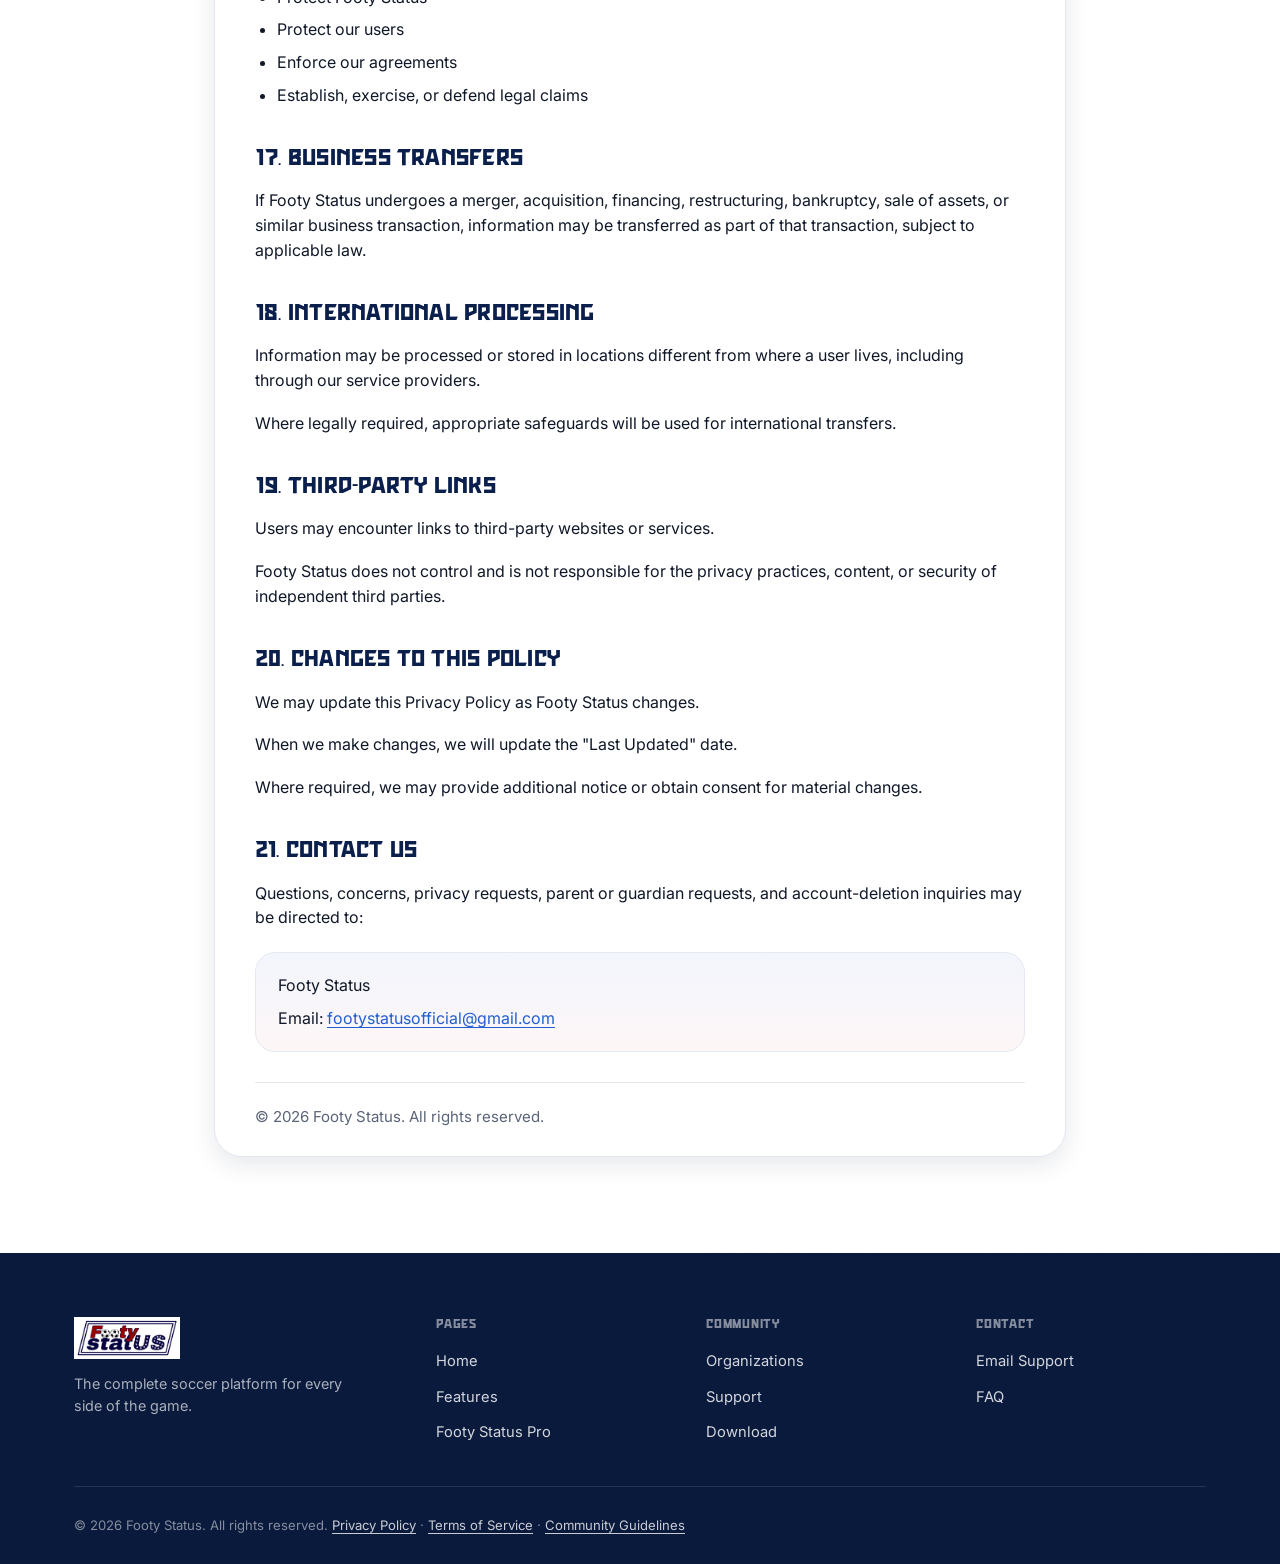
<file: privacy-policy.html>
<!DOCTYPE html>
<html lang="en">
<head>
<meta charset="UTF-8" />
<meta name="viewport" content="width=device-width, initial-scale=1.0" />
<title>Privacy Policy — Footy Status</title>
<meta name="description" content="Read the official Footy Status Privacy Policy." />
<link rel="icon" type="image/png" href="assets/logo.png" />
<link rel="apple-touch-icon" href="assets/logo.png" />
<link rel="preconnect" href="https://fonts.googleapis.com" />
<link rel="preconnect" href="https://fonts.gstatic.com" crossorigin />
<link href="https://fonts.googleapis.com/css2?family=Inter:wght@400;500;600;700;800&display=swap" rel="stylesheet" />
<link rel="stylesheet" href="css/styles.css" />
</head>
<body><a class="visually-hidden" href="#main">Skip to main content</a><header class="navbar" id="navbar"><div class="container"><a href="index.html" class="brand"><img src="assets/footy-status-header-logo.png" alt="Footy Status" width="134" height="53"></a><nav class="nav-links" aria-label="Primary"><a href="index.html">Home</a><a href="features.html">Features</a><a href="pro.html">Footy Status Pro</a><a href="organizations.html">Organizations</a><a href="support.html">Support</a><a href="download.html">Download</a></nav><div class="nav-actions"><a href="download.html" class="btn btn-primary btn-sm nav-cta nav-cta-desktop">Get the App</a><button class="nav-toggle" id="navToggle" aria-label="Toggle menu" aria-expanded="false" aria-controls="mobilePanel"><span></span><span></span><span></span></button></div></div></header><div class="mobile-panel" id="mobilePanel"><a href="index.html">Home</a><a href="features.html">Features</a><a href="pro.html">Footy Status Pro</a><a href="organizations.html">Organizations</a><a href="support.html">Support</a><a href="download.html">Download</a><a href="download.html" class="btn btn-primary">Get the App</a></div><main id="main" class="page-legal"><section class="legal-hero"><div class="container"><span class="legal-eyebrow">Privacy Policy</span><h1 class="legal-title">FOOTY STATUS PRIVACY POLICY</h1><div class="legal-meta"><span>Effective Date: July 25, 2026</span><span>Last Updated: July 25, 2026</span></div></div></section><section class="legal-section"><div class="container"><article class="legal-card legal-prose"><p>Footy Status ("Footy Status," "we," "us," or "our") respects the privacy of the people who use our services. This Privacy Policy describes how we collect, use, disclose, store, protect, and otherwise process information when you access or use the Footy Status mobile application, website, and related products, features, and services (collectively, the "Services").</p><p>Footy Status is a soccer-focused platform that may be used by players, parents and guardians, coaches, team staff, clubs, schools, scouts, referees, and other members of the soccer community.</p><p>By accessing or using the Services, you acknowledge the practices described in this Privacy Policy.</p><h2>1. Information We Collect</h2><p>The information we collect depends on how you use Footy Status, your account type, your age, the features you use, and the information you choose to provide.</p><h3>1.1 Account Information</h3><p>When you create or maintain an account, we may collect:</p><ul><li>Name</li><li>Username</li><li>Email address</li><li>Date of birth or age</li><li>Account type</li><li>Authentication information</li><li>Profile photograph</li><li>Biography</li><li>Contact information</li><li>Account preferences</li><li>Information necessary to create, secure, and administer your account</li></ul><p>Passwords and authentication credentials may be processed using our authentication infrastructure and are not intended to be publicly displayed.</p><h3>1.2 Soccer and Profile Information</h3><p>Depending on account type, users may provide information such as:</p><ul><li>Playing position</li><li>Preferred position</li><li>Team affiliation</li><li>Club affiliation</li><li>School affiliation</li><li>League</li><li>Age group</li><li>Player statistics</li><li>Match statistics</li><li>Saves and other performance information</li><li>Coaching role</li><li>Coaching experience</li><li>Staff role</li><li>Scouting information</li><li>Team information</li><li>Home field</li><li>Jersey information</li><li>Soccer achievements</li><li>Soccer experience</li><li>Other soccer-related profile information</li></ul><h3>1.3 Photos, Videos, and User-Generated Content</h3><p>Users may submit content including:</p><ul><li>Profile pictures</li><li>Highlight videos</li><li>Next Up clips</li><li>Video titles</li><li>Video captions</li><li>Comments</li><li>Likes</li><li>Team updates</li><li>News posts</li><li>Reports</li><li>Other information or content voluntarily submitted through the Services</li></ul><p>Content submitted to areas intended to be visible to other users may be displayed to those users in accordance with the functionality and visibility rules of Footy Status.</p><h3>1.4 Team and Account Relationships</h3><p>We may process information concerning relationships established through Footy Status, including:</p><ul><li>Player-to-team relationships</li><li>Coach-to-team relationships</li><li>Staff-to-team relationships</li><li>Parent-to-child relationships</li><li>Mother-team and daughter-team relationships</li><li>Team rosters</li><li>Invitations</li><li>Requests to join</li><li>Acceptance or rejection of invitations</li><li>Other platform relationships</li></ul><p>We use this information to provide linking, roster, profile, notification, and team-management functionality.</p><h3>1.5 Parent and Guardian Information</h3><p>Certain younger users may use Footy Status in connection with a parent or guardian.</p><p>We may collect:</p><ul><li>Parent or guardian name</li><li>Parent or guardian contact information</li><li>Parent account information</li><li>Parent-child relationship information</li><li>Information necessary to provide parental functionality</li><li>Information related to consent or authorization where applicable</li></ul><h3>1.6 Device and Technical Information</h3><p>We may automatically process limited technical information when the Services are used, including:</p><ul><li>Device type</li><li>Operating system</li><li>App version</li><li>IP address</li><li>Device or application identifiers</li><li>Login information</li><li>Security events</li><li>Diagnostic information</li><li>Error information</li><li>Technical activity necessary to operate and secure the Services</li></ul><h3>1.7 Location-Related Information</h3><p>Footy Status may process location-related information associated with users, teams, fields, clubs, schools, matches, or other soccer-related activities.</p><p>This may include information voluntarily entered by users, such as a city, state, region, team location, or home field.</p><p>If Footy Status uses precise device location for a feature, we will request device permission when required.</p><h3>1.8 Communications</h3><p>If you contact us, we may collect:</p><ul><li>Your email address</li><li>Your name or username</li><li>The contents of your communication</li><li>Account information</li><li>Screenshots</li><li>Attachments</li><li>Technical information you provide</li><li>Other information necessary to investigate or respond to your request</li></ul><h3>1.9 Reports and Safety Information</h3><p>If you report content or another user, or if another user reports your account or content, we may collect and maintain information concerning:</p><ul><li>The report</li><li>Reported content</li><li>Reporting user</li><li>Reported user</li><li>Reason for the report</li><li>Relevant communications or evidence</li><li>Moderation decisions</li><li>Warnings or strikes</li><li>Suspensions</li><li>Account restrictions</li><li>Appeals</li><li>Other safety actions</li></ul><h2>2. How We Use Information</h2><p>We may use information to:</p><ul><li>Create and maintain accounts</li><li>Authenticate users</li><li>Provide profiles</li><li>Operate Footy Status</li><li>Provide player, team, coach, parent, scout, referee, and staff functionality</li><li>Create and maintain team relationships</li><li>Maintain rosters</li><li>Process team invitations and requests</li><li>Display statistics</li><li>Operate Next Up</li><li>Display user-generated content</li><li>Provide likes and comments</li><li>Provide notifications</li><li>Process reports</li><li>Moderate content</li><li>Protect minors</li><li>Detect inappropriate behavior</li><li>Prevent fraud and abuse</li><li>Investigate violations</li><li>Enforce our Terms of Service and Community Guidelines</li><li>Provide customer support</li><li>Diagnose technical problems</li><li>Maintain security</li><li>Improve reliability and functionality</li><li>Provide Footy Status Pro</li><li>Verify Apple In-App Purchase entitlements</li><li>Restore qualifying purchases</li><li>Maintain transaction records</li><li>Comply with applicable law</li><li>Protect the rights, property, and safety of Footy Status, our users, and others</li></ul><h2>3. How Information May Be Visible to Other Users</h2><p>Footy Status is a social and soccer-networking service. Certain information users submit is intended to be visible to other eligible users.</p><p>Depending on account type, age, permissions, relationships, gender-based visibility rules, and functionality, other users may be able to view information such as:</p><ul><li>Name</li><li>Username</li><li>Profile picture</li><li>Biography</li><li>Soccer position</li><li>Team</li><li>Club</li><li>School</li><li>Soccer statistics</li><li>Highlight videos</li><li>Captions</li><li>Comments</li><li>Likes</li><li>Coaching affiliations</li><li>Staff affiliations</li><li>Other soccer-related information</li></ul><p>Users should not publish home addresses, passwords, financial information, government identification numbers, or other highly sensitive information in public or user-visible areas.</p><h2>4. Service Providers</h2><p>Supabase</p><p>Footy Status currently uses Supabase to provide backend infrastructure.</p><p>Supabase may process information on our behalf for purposes including:</p><ul><li>Authentication</li><li>Database services</li><li>Account storage</li><li>Application data</li><li>Media storage</li><li>User-generated content storage</li><li>Backend functionality</li><li>Security</li><li>Technical operations</li></ul><p>Supabase processes information according to its applicable contractual terms and privacy practices.</p><h2>5. Apple In-App Purchases</h2><p>Eligible digital purchases made through the iOS application are processed using Apple In-App Purchase.</p><p>Apple processes payment credentials according to Apple's own terms and privacy practices.</p><p>Footy Status does not receive complete credit or debit card information from Apple.</p><p>We may receive transaction-related information necessary to:</p><ul><li>Verify purchases</li><li>Determine Footy Status Pro entitlement</li><li>Activate purchased features</li><li>Restore qualifying purchases</li><li>Determine subscription status where applicable</li><li>Prevent fraud</li><li>Resolve purchase-related support issues</li></ul><h2>6. Selling Personal Information</h2><p>Footy Status does not sell personal information.</p><p>Footy Status does not sell children's personal information.</p><p>We do not rent personal information to third parties for their independent marketing purposes.</p><h2>7. Advertising and Tracking</h2><p>Footy Status does not currently use personal information for cross-app targeted advertising.</p><p>We do not currently authorize third-party advertising networks to track Footy Status users across unrelated apps and websites for targeted advertising.</p><p>If these practices change, we will update this Privacy Policy and request any legally required permissions.</p><h2>8. Children and Minors</h2><p>Protecting younger users is important to Footy Status.</p><p>Footy Status may include players who are minors. Certain functionality may therefore depend on age and parent or guardian involvement.</p><p>Where applicable law requires verifiable parental consent before personal information is collected from a child, Footy Status will seek appropriate consent before providing functionality requiring that information.</p><p>Footy Status may provide parent-child linking and parental functionality intended to support younger users.</p><p>For younger accounts, Footy Status may limit features, visibility, communication, notifications, or other functionality where appropriate.</p><p>We seek to collect only information reasonably necessary to provide the applicable Services.</p><p>Footy Status does not knowingly sell children's personal information or knowingly use children's personal information for targeted advertising.</p><p>A parent or legal guardian who believes their child has provided personal information improperly, or who wants to exercise applicable rights concerning a child's information, may contact:</p><p><a href="mailto:footystatusofficial@gmail.com">footystatusofficial@gmail.com</a></p><p>We may take reasonable steps to verify the requester's identity and relationship to the child.</p><p>If we determine that children's information was collected in violation of applicable legal requirements, we will take appropriate action, including deletion where required.</p><h2>9. User-Generated Content and Moderation</h2><p>Footy Status may review, moderate, reject, restrict, preserve, or remove content.</p><p>Moderation may occur to:</p><ul><li>Protect users</li><li>Protect minors</li><li>Enforce Community Guidelines</li><li>Investigate reports</li><li>Prevent harassment</li><li>Prevent bullying</li><li>Address sexual or inappropriate content</li><li>Address violent or threatening content</li><li>Prevent fraud or impersonation</li><li>Address illegal activity</li><li>Protect intellectual property</li><li>Maintain platform integrity</li><li>Comply with law</li></ul><p>Footy Status may also warn, restrict, suspend, or terminate accounts that violate our policies.</p><h2>10. Blocking and Reporting</h2><p>Where available, users may report inappropriate accounts or content and block other users.</p><p>Reports may be reviewed by Footy Status.</p><p>Submitting a report does not guarantee a particular enforcement outcome. We evaluate available information and determine appropriate action based on our policies and circumstances.</p><h2>11. Data Retention</h2><p>We retain information for as long as reasonably necessary for the purposes for which it was collected, including to:</p><ul><li>Operate Footy Status</li><li>Maintain accounts</li><li>Provide requested functionality</li><li>Maintain account relationships</li><li>Protect users</li><li>Prevent fraud</li><li>Maintain security</li><li>Resolve disputes</li><li>Enforce our agreements</li><li>Comply with legal obligations</li></ul><p>Different information may have different retention periods.</p><p>We may retain limited records after account deletion when reasonably necessary or legally permitted, including records relating to security, fraud, transactions, legal obligations, disputes, enforcement, or abuse prevention.</p><p>Backup copies may persist temporarily until overwritten through ordinary backup and disaster-recovery processes.</p><h2>12. Account Deletion</h2><p>Users may initiate permanent account deletion through Footy Status.</p><p>Deleting an account is different from logging out.</p><p>Following a valid permanent deletion request, we will take reasonable steps to delete or de-identify information associated with the account that we are not required or permitted to retain.</p><p>This may include, as applicable:</p><ul><li>Account information</li><li>Profile information</li><li>Profile pictures</li><li>Videos</li><li>Comments</li><li>Likes</li><li>Team relationships</li><li>Player relationships</li><li>Parent-child relationships</li><li>Soccer information</li><li>Other user-generated content associated with the account</li></ul><p>Certain information may be retained where reasonably necessary for legal compliance, security, fraud prevention, transaction records, dispute resolution, abuse prevention, or enforcement.</p><p>Users may contact <a href="mailto:footystatusofficial@gmail.com">footystatusofficial@gmail.com</a> regarding deletion.</p><h2>13. Privacy Rights</h2><p>Depending on applicable law and where you live, you may have rights including the right to request:</p><ul><li>Access to personal information</li><li>Correction of inaccurate information</li><li>Deletion of information</li><li>Information concerning our processing practices</li><li>A copy of certain information</li><li>Withdrawal of consent where applicable</li><li>Other rights provided by applicable law</li></ul><p>Requests may be submitted to:</p><p><a href="mailto:footystatusofficial@gmail.com">footystatusofficial@gmail.com</a></p><p>We may need to verify your identity before processing a request.</p><p>Authorized parents or guardians may submit applicable requests concerning their children.</p><h2>14. Camera and Photo Library</h2><p>Footy Status may request access to the camera, photo library, or media on a device when necessary to allow users to:</p><ul><li>Select profile pictures</li><li>Upload soccer videos</li><li>Record or select highlight clips</li><li>Upload other requested media</li></ul><p>Users can manage these permissions through their device settings.</p><p>Footy Status should only request permissions reasonably related to features the user chooses to use.</p><h2>15. Security</h2><p>We use reasonable administrative, technical, and organizational safeguards designed to protect information.</p><p>However, no application, database, internet transmission, or electronic storage system can guarantee absolute security.</p><p>Users are responsible for protecting their account credentials and should notify us promptly if they suspect unauthorized account access.</p><h2>16. Legal and Safety Disclosures</h2><p>We may preserve, access, or disclose information if we reasonably believe doing so is necessary to:</p><ul><li>Comply with law</li><li>Respond to lawful legal process</li><li>Respond to valid governmental requests</li><li>Investigate illegal activity</li><li>Protect minors</li><li>Prevent harm</li><li>Investigate fraud</li><li>Protect Footy Status</li><li>Protect our users</li><li>Enforce our agreements</li><li>Establish, exercise, or defend legal claims</li></ul><h2>17. Business Transfers</h2><p>If Footy Status undergoes a merger, acquisition, financing, restructuring, bankruptcy, sale of assets, or similar business transaction, information may be transferred as part of that transaction, subject to applicable law.</p><h2>18. International Processing</h2><p>Information may be processed or stored in locations different from where a user lives, including through our service providers.</p><p>Where legally required, appropriate safeguards will be used for international transfers.</p><h2>19. Third-Party Links</h2><p>Users may encounter links to third-party websites or services.</p><p>Footy Status does not control and is not responsible for the privacy practices, content, or security of independent third parties.</p><h2>20. Changes to This Policy</h2><p>We may update this Privacy Policy as Footy Status changes.</p><p>When we make changes, we will update the "Last Updated" date.</p><p>Where required, we may provide additional notice or obtain consent for material changes.</p><h2>21. Contact Us</h2><p>Questions, concerns, privacy requests, parent or guardian requests, and account-deletion inquiries may be directed to:</p><div class="legal-contact"><p>Footy Status</p><p>Email: <a href="mailto:footystatusofficial@gmail.com">footystatusofficial@gmail.com</a></p></div><p class="legal-copyright">&copy; 2026 Footy Status. All rights reserved.</p></article></div></section></main><footer class="footer"><div class="container"><div class="footer-top"><div class="footer-brand"><a href="index.html" class="brand"><img src="assets/footy-status-header-logo.png" alt="Footy Status"></a><p>The complete soccer platform for every side of the game.</p></div><div class="footer-col"><h4>Pages</h4><ul><li><a href="index.html">Home</a></li><li><a href="features.html">Features</a></li><li><a href="pro.html">Footy Status Pro</a></li></ul></div><div class="footer-col"><h4>Community</h4><ul><li><a href="organizations.html">Organizations</a></li><li><a href="support.html">Support</a></li><li><a href="download.html">Download</a></li></ul></div><div class="footer-col"><h4>Contact</h4><ul><li><a href="mailto:footystatusofficial@gmail.com">Email Support</a></li><li><a href="support.html#faq">FAQ</a></li></ul></div></div><div class="footer-bottom"><p>&copy; 2026 Footy Status. All rights reserved. <a href="privacy-policy.html" aria-current="page">Privacy Policy</a> <span aria-hidden="true">&middot;</span> <a href="terms-of-service.html">Terms of Service</a> <span aria-hidden="true">&middot;</span> <a href="community-guidelines.html">Community Guidelines</a></p></div></div></footer><script src="js/main.js"></script></body></html>
</file>
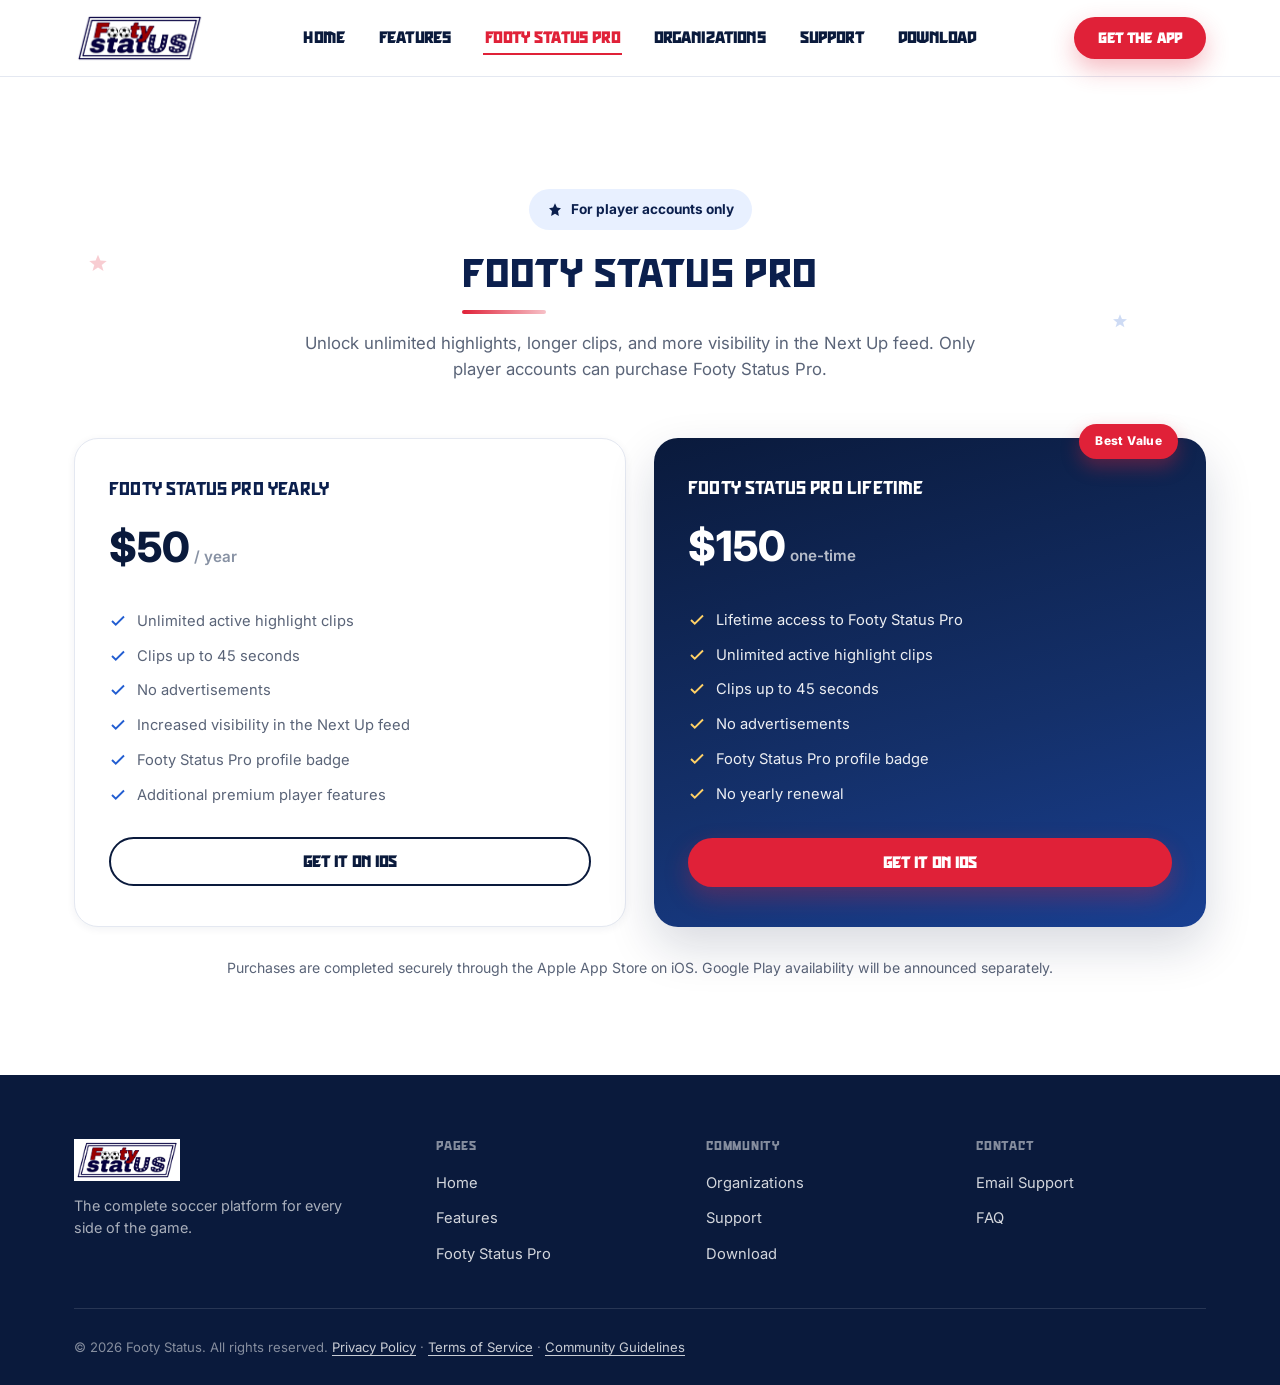
<file: pro.html>
<!DOCTYPE html>
<html lang="en">
<head>
<meta charset="UTF-8" />
<meta name="viewport" content="width=device-width, initial-scale=1.0" />
<title>Footy Status Pro — Footy Status</title>
<meta name="description" content="Footy Status connects players, parents, coaches, teams, scouts, referees, and leagues through one powerful soccer platform. Available now on iOS. Coming soon to Android." />
<link rel="icon" type="image/png" href="assets/logo.png" />
<link rel="apple-touch-icon" href="assets/logo.png" />
<link rel="preconnect" href="https://fonts.googleapis.com" />
<link rel="preconnect" href="https://fonts.gstatic.com" crossorigin />
<link href="https://fonts.googleapis.com/css2?family=Inter:wght@400;500;600;700;800&display=swap" rel="stylesheet" />
<link rel="stylesheet" href="css/styles.css" />
</head>
<body><a class="visually-hidden" href="#main">Skip to main content</a><header class="navbar" id="navbar"><div class="container"><a href="index.html" class="brand"><img src="assets/footy-status-header-logo.png" alt="Footy Status" width="134" height="53"></a><nav class="nav-links" aria-label="Primary"><a href="index.html">Home</a><a href="features.html">Features</a><a href="pro.html" class="active" aria-current="page">Footy Status Pro</a><a href="organizations.html">Organizations</a><a href="support.html">Support</a><a href="download.html">Download</a></nav><div class="nav-actions"><a href="download.html" class="btn btn-primary btn-sm nav-cta nav-cta-desktop">Get the App</a><button class="nav-toggle" id="navToggle" aria-label="Toggle menu" aria-expanded="false" aria-controls="mobilePanel"><span></span><span></span><span></span></button></div></div></header><div class="mobile-panel" id="mobilePanel"><a href="index.html">Home</a><a href="features.html">Features</a><a href="pro.html" class="active" aria-current="page">Footy Status Pro</a><a href="organizations.html">Organizations</a><a href="support.html">Support</a><a href="download.html">Download</a><a href="download.html" class="btn btn-primary">Get the App</a></div><main id="main" class="page-pro"><section class="section" id="pro">
    <div class="container">
      <div class="section-head center reveal">
        <span class="pro-flag">
          <svg width="16" height="16" viewBox="0 0 24 24" fill="currentColor"><path d="M12 2l2.9 6.26L21 9.27l-4.5 4.4L17.8 21 12 17.77 6.2 21l1.3-7.33L3 9.27l6.1-1.01L12 2z"/></svg>
          For player accounts only
        </span>
        <h2 class="heading-accent">Footy Status Pro</h2>
        <p>Unlock unlimited highlights, longer clips, and more visibility in the Next Up feed. Only player accounts can purchase Footy Status Pro.</p>
      </div>

      <div class="pricing-grid">
        <div class="price-card reveal">
          <h3>Footy Status Pro Yearly</h3>
          <div class="price">$50<span class="price-period"> / year</span></div>
          <ul>
            <li><svg width="18" height="18" viewBox="0 0 24 24" fill="none" stroke="currentColor" stroke-width="2.5"><path d="M20 6L9 17l-5-5"/></svg> Unlimited active highlight clips</li>
            <li><svg width="18" height="18" viewBox="0 0 24 24" fill="none" stroke="currentColor" stroke-width="2.5"><path d="M20 6L9 17l-5-5"/></svg> Clips up to 45 seconds</li>
            <li><svg width="18" height="18" viewBox="0 0 24 24" fill="none" stroke="currentColor" stroke-width="2.5"><path d="M20 6L9 17l-5-5"/></svg> No advertisements</li>
            <li><svg width="18" height="18" viewBox="0 0 24 24" fill="none" stroke="currentColor" stroke-width="2.5"><path d="M20 6L9 17l-5-5"/></svg> Increased visibility in the Next Up feed</li>
            <li><svg width="18" height="18" viewBox="0 0 24 24" fill="none" stroke="currentColor" stroke-width="2.5"><path d="M20 6L9 17l-5-5"/></svg> Footy Status Pro profile badge</li>
            <li><svg width="18" height="18" viewBox="0 0 24 24" fill="none" stroke="currentColor" stroke-width="2.5"><path d="M20 6L9 17l-5-5"/></svg> Additional premium player features</li>
          </ul>
          <a href="https://apps.apple.com/us/app/footy-status/id6795420866" class="btn btn-outline-navy" target="_blank" rel="noopener noreferrer">Get it on iOS</a>
        </div>

        <div class="price-card best reveal">
          <span class="best-badge">Best Value</span>
          <h3>Footy Status Pro Lifetime</h3>
          <div class="price">$150<span class="price-period"> one-time</span></div>
          <ul>
            <li><svg width="18" height="18" viewBox="0 0 24 24" fill="none" stroke="currentColor" stroke-width="2.5"><path d="M20 6L9 17l-5-5"/></svg> Lifetime access to Footy Status Pro</li>
            <li><svg width="18" height="18" viewBox="0 0 24 24" fill="none" stroke="currentColor" stroke-width="2.5"><path d="M20 6L9 17l-5-5"/></svg> Unlimited active highlight clips</li>
            <li><svg width="18" height="18" viewBox="0 0 24 24" fill="none" stroke="currentColor" stroke-width="2.5"><path d="M20 6L9 17l-5-5"/></svg> Clips up to 45 seconds</li>
            <li><svg width="18" height="18" viewBox="0 0 24 24" fill="none" stroke="currentColor" stroke-width="2.5"><path d="M20 6L9 17l-5-5"/></svg> No advertisements</li>
            <li><svg width="18" height="18" viewBox="0 0 24 24" fill="none" stroke="currentColor" stroke-width="2.5"><path d="M20 6L9 17l-5-5"/></svg> Footy Status Pro profile badge</li>
            <li><svg width="18" height="18" viewBox="0 0 24 24" fill="none" stroke="currentColor" stroke-width="2.5"><path d="M20 6L9 17l-5-5"/></svg> No yearly renewal</li>
          </ul>
          <a href="https://apps.apple.com/us/app/footy-status/id6795420866" class="btn btn-primary" target="_blank" rel="noopener noreferrer">Get it on iOS</a>
        </div>
      </div>

      <p class="pricing-note">Purchases are completed securely through the Apple App Store on iOS. Google Play availability will be announced separately.</p>
    </div>
  </section></main><footer class="footer"><div class="container"><div class="footer-top"><div class="footer-brand"><a href="index.html" class="brand"><img src="assets/footy-status-header-logo.png" alt="Footy Status"></a><p>The complete soccer platform for every side of the game.</p></div><div class="footer-col"><h4>Pages</h4><ul><li><a href="index.html">Home</a></li><li><a href="features.html">Features</a></li><li><a href="pro.html">Footy Status Pro</a></li></ul></div><div class="footer-col"><h4>Community</h4><ul><li><a href="organizations.html">Organizations</a></li><li><a href="support.html">Support</a></li><li><a href="download.html">Download</a></li></ul></div><div class="footer-col"><h4>Contact</h4><ul><li><a href="mailto:footystatusofficial@gmail.com">Email Support</a></li><li><a href="support.html#faq">FAQ</a></li></ul></div></div><div class="footer-bottom"><p>&copy; 2026 Footy Status. All rights reserved. <a href="privacy-policy.html">Privacy Policy</a> <span aria-hidden="true">&middot;</span> <a href="terms-of-service.html">Terms of Service</a> <span aria-hidden="true">&middot;</span> <a href="community-guidelines.html">Community Guidelines</a></p></div></div></footer><script src="js/main.js"></script></body></html>
</file>
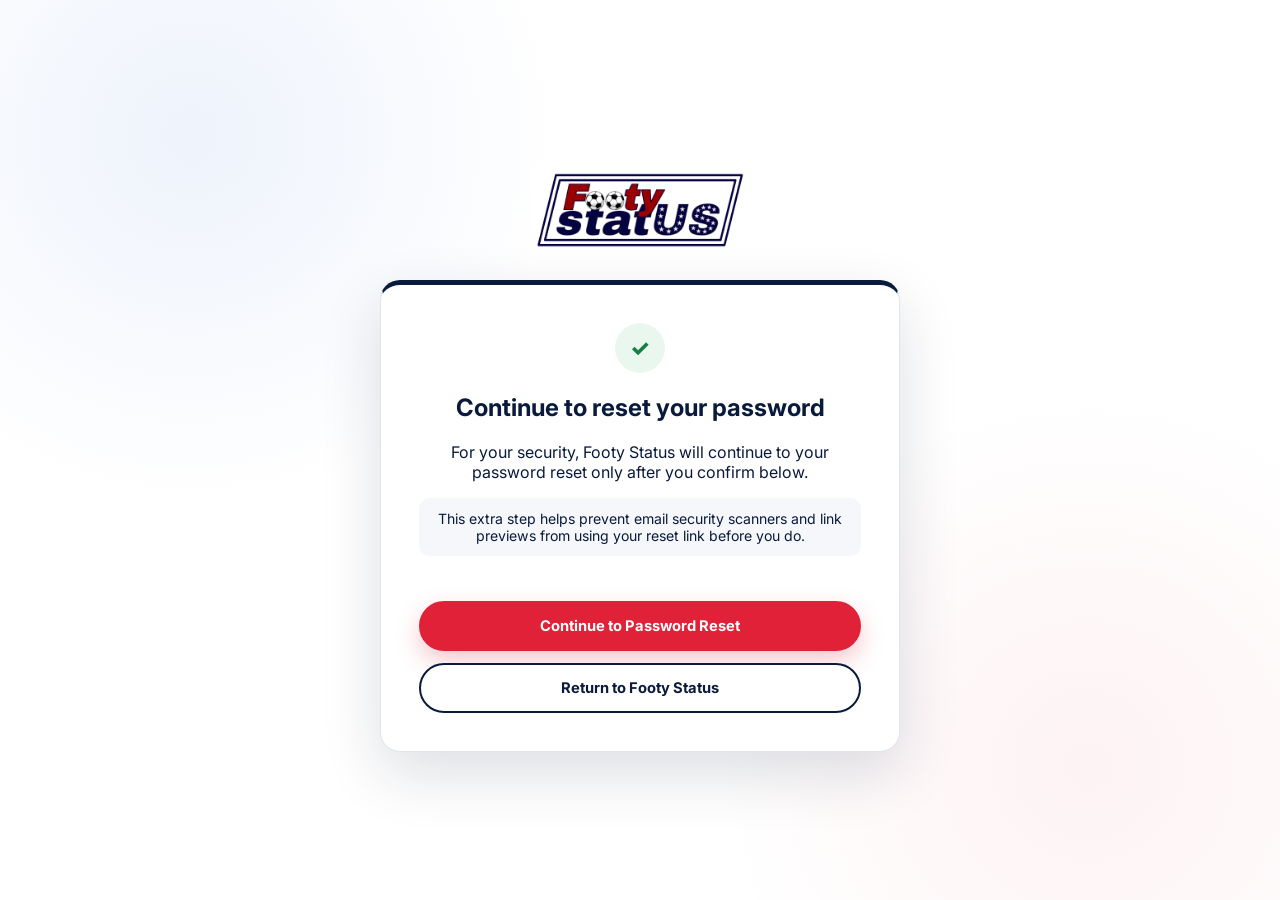
<file: reset-password-start.html>
<!DOCTYPE html>
<html lang="en">
<head>
  <meta charset="UTF-8" />
  <meta name="viewport" content="width=device-width, initial-scale=1.0" />
  <meta name="robots" content="noindex, nofollow, noarchive" />
  <title>Continue Password Reset — Footy Status</title>
  <link rel="icon" type="image/png" href="assets/logo.png" />
  <link rel="preconnect" href="https://fonts.googleapis.com" />
  <link rel="preconnect" href="https://fonts.gstatic.com" crossorigin />
  <link href="https://fonts.googleapis.com/css2?family=Inter:wght@400;500;600;700;800&display=swap" rel="stylesheet" />
  <link rel="stylesheet" href="css/reset-password.css" />
</head>
<body>
  <main class="reset-shell">
    <div class="reset-brand" aria-label="Footy Status">
      <img src="assets/footy-status-header-logo.png" alt="Footy Status" width="220" height="88" />
    </div>

    <section class="reset-card state-center" aria-live="polite">
      <span class="security-mark" aria-hidden="true">✓</span>
      <h1>Continue to reset your password</h1>
      <p>For your security, Footy Status will continue to your password reset only after you confirm below.</p>
      <p class="supporting-copy">This extra step helps prevent email security scanners and link previews from using your reset link before you do.</p>
      <p class="form-error" id="startError" role="alert"></p>
      <div class="actions">
        <button class="primary-button" id="continueButton" type="button">Continue to Password Reset</button>
        <a class="secondary-button" href="https://footystatus.com">Return to Footy Status</a>
      </div>
    </section>
  </main>
  <script type="module" src="js/reset-password-start.js"></script>
</body>
</html>
</file>
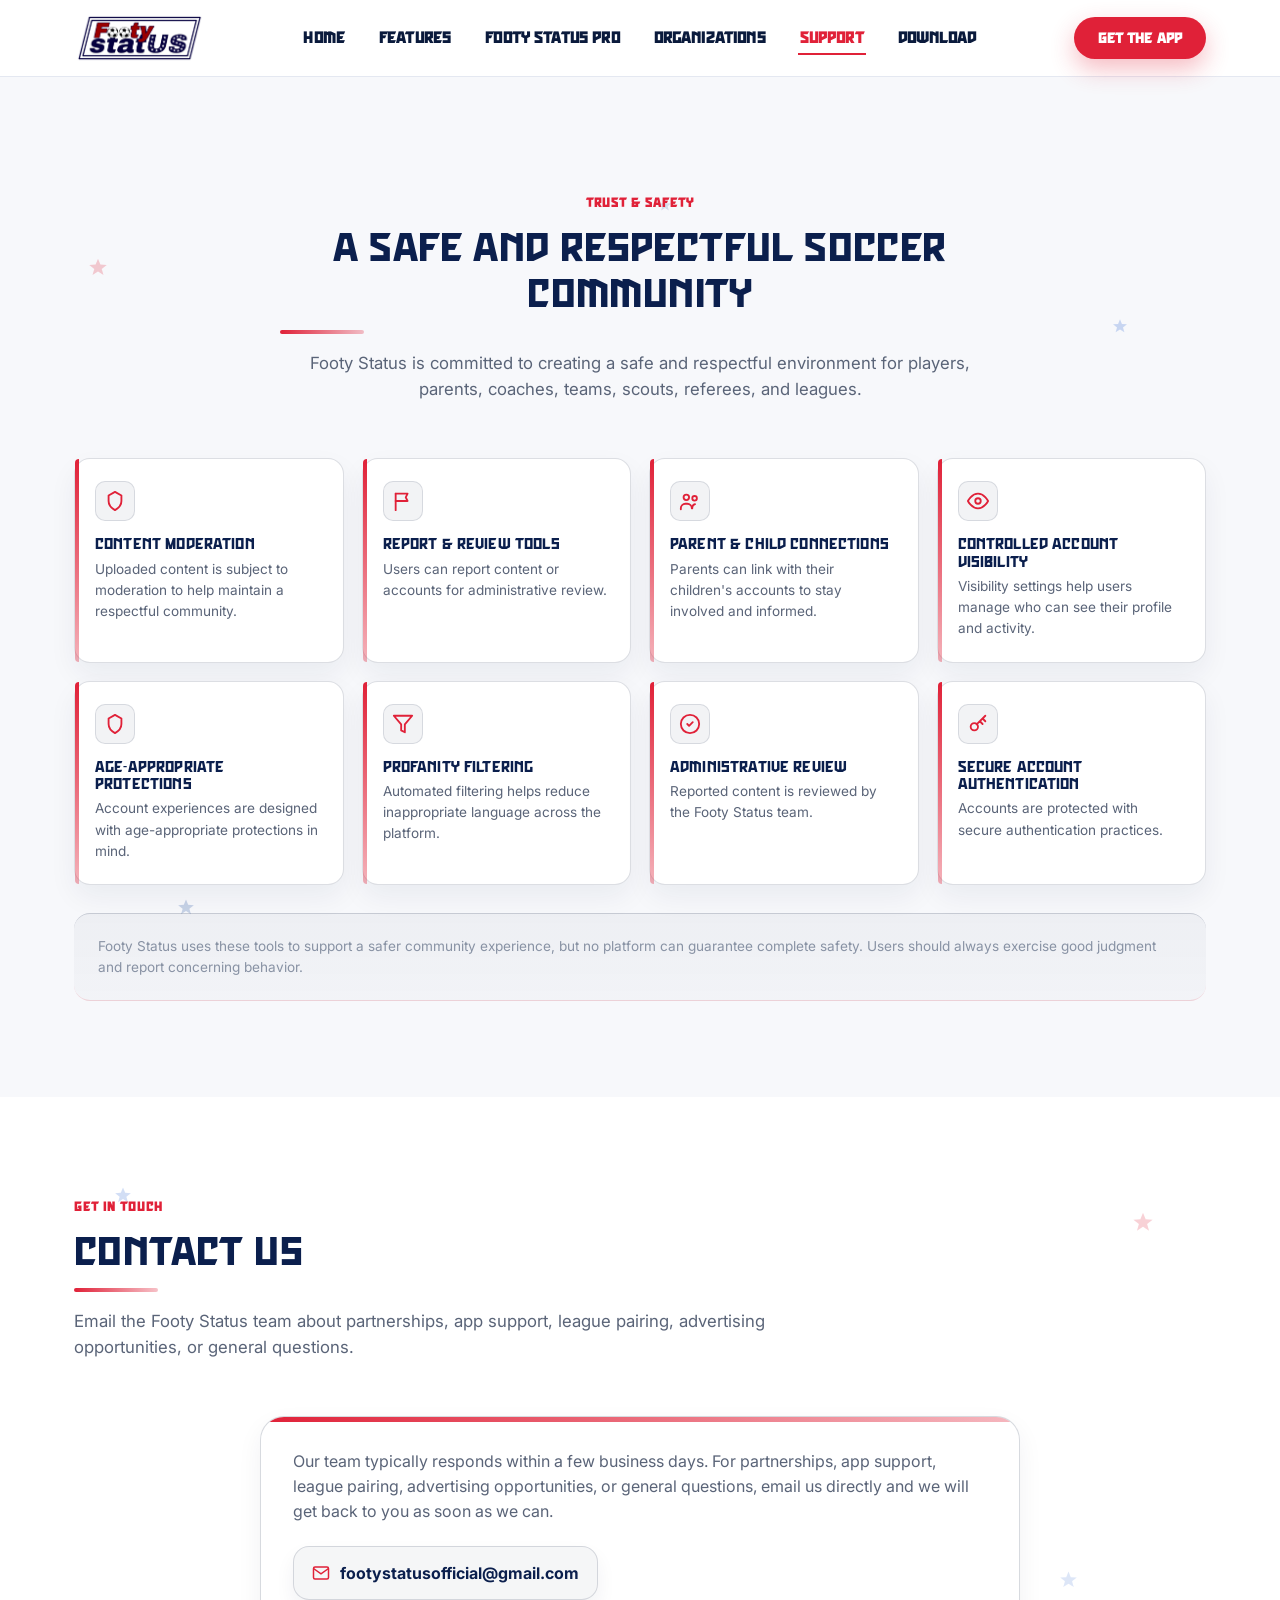
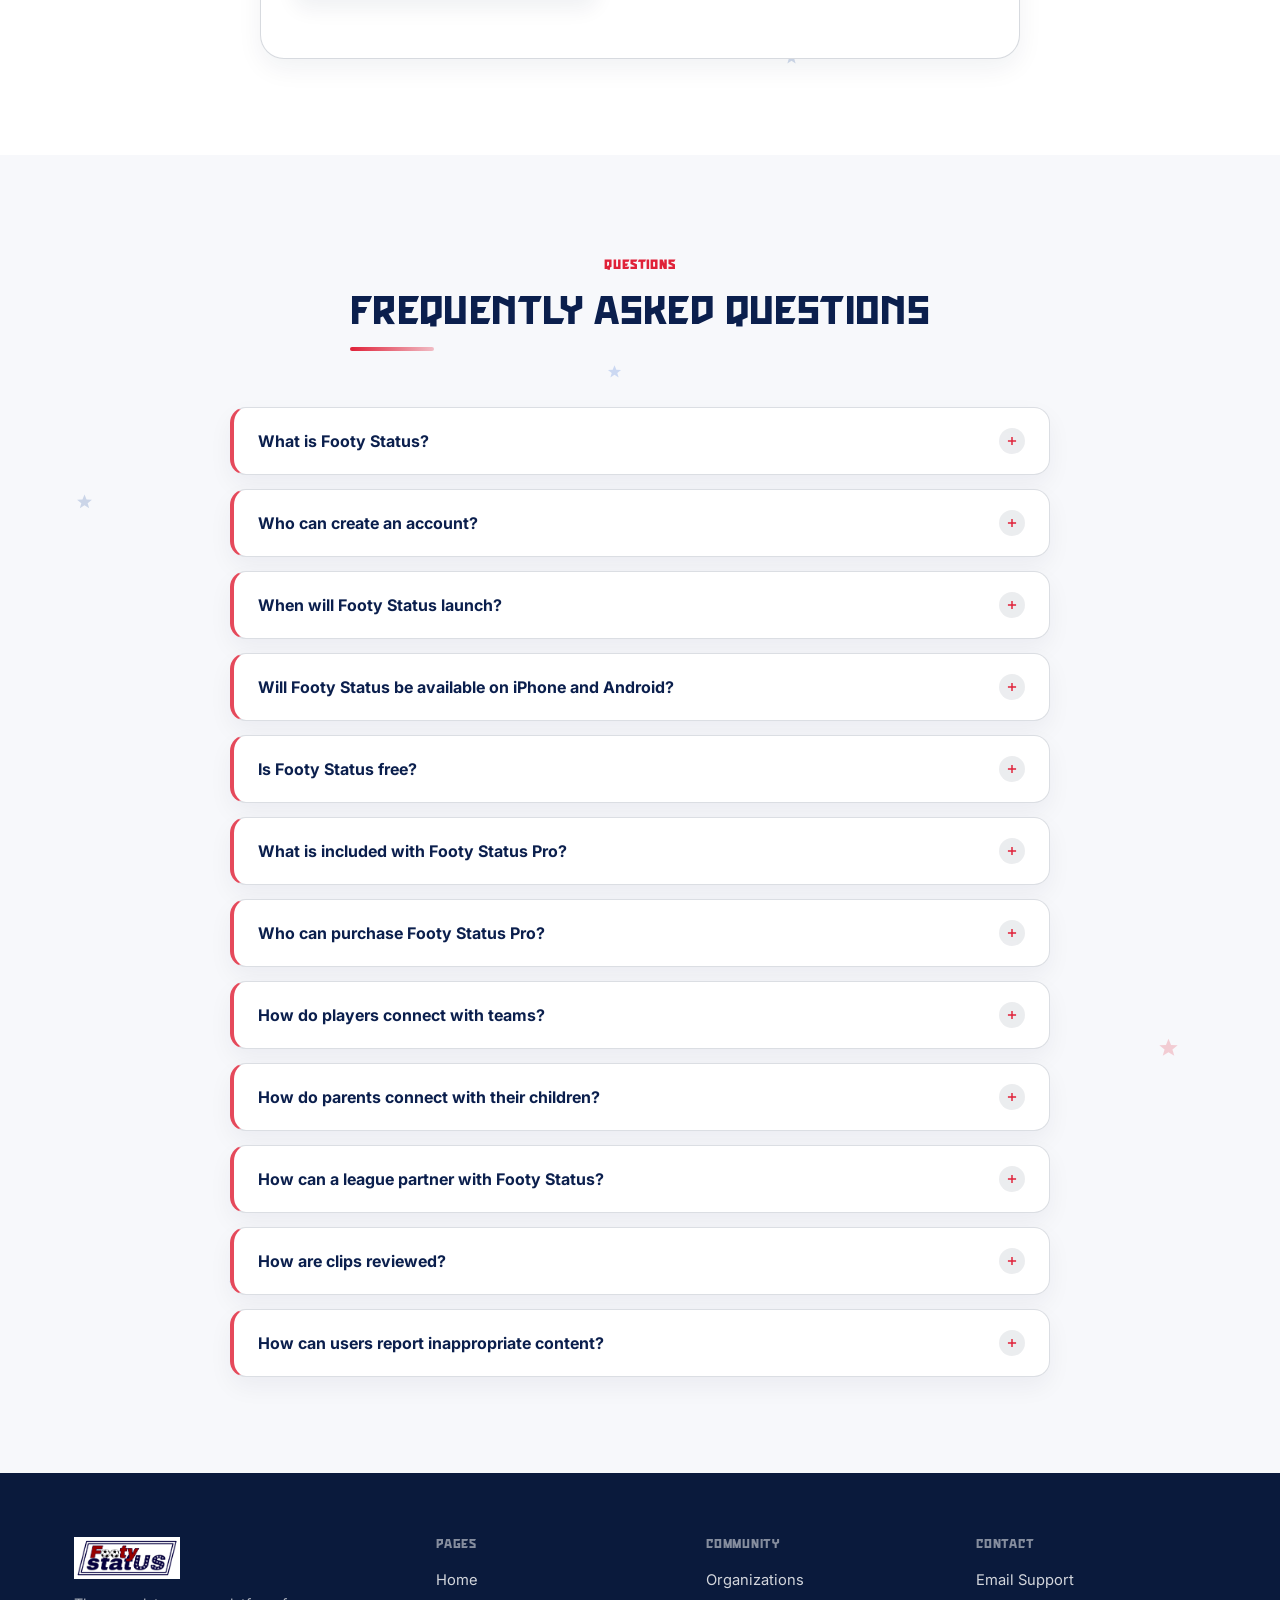
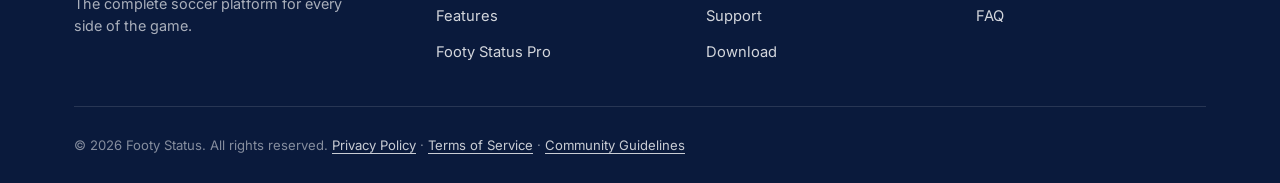
<file: support.html>
<!DOCTYPE html>
<html lang="en">
<head>
<meta charset="UTF-8" />
<meta name="viewport" content="width=device-width, initial-scale=1.0" />
<title>Support — Footy Status</title>
<meta name="description" content="Footy Status connects players, parents, coaches, teams, scouts, referees, and leagues through one powerful soccer platform. Available now on iOS. Coming soon to Android." />
<link rel="icon" type="image/png" href="assets/logo.png" />
<link rel="apple-touch-icon" href="assets/logo.png" />
<link rel="preconnect" href="https://fonts.googleapis.com" />
<link rel="preconnect" href="https://fonts.gstatic.com" crossorigin />
<link href="https://fonts.googleapis.com/css2?family=Inter:wght@400;500;600;700;800&display=swap" rel="stylesheet" />
<link rel="stylesheet" href="css/styles.css" />
</head>
<body><a class="visually-hidden" href="#main">Skip to main content</a><header class="navbar" id="navbar"><div class="container"><a href="index.html" class="brand"><img src="assets/footy-status-header-logo.png" alt="Footy Status" width="134" height="53"></a><nav class="nav-links" aria-label="Primary"><a href="index.html">Home</a><a href="features.html">Features</a><a href="pro.html">Footy Status Pro</a><a href="organizations.html">Organizations</a><a href="support.html" class="active" aria-current="page">Support</a><a href="download.html">Download</a></nav><div class="nav-actions"><a href="download.html" class="btn btn-primary btn-sm nav-cta nav-cta-desktop">Get the App</a><button class="nav-toggle" id="navToggle" aria-label="Toggle menu" aria-expanded="false" aria-controls="mobilePanel"><span></span><span></span><span></span></button></div></div></header><div class="mobile-panel" id="mobilePanel"><a href="index.html">Home</a><a href="features.html">Features</a><a href="pro.html">Footy Status Pro</a><a href="organizations.html">Organizations</a><a href="support.html" class="active" aria-current="page">Support</a><a href="download.html">Download</a><a href="download.html" class="btn btn-primary">Get the App</a></div><main id="main" class="page-support"><section class="section section--alt" id="safety">
    <div class="container">
      <div class="section-head center reveal">
        <span class="eyebrow">Trust &amp; safety</span>
        <h2 class="heading-accent">A Safe and Respectful Soccer Community</h2>
        <p>Footy Status is committed to creating a safe and respectful environment for players, parents, coaches, teams, scouts, referees, and leagues.</p>
      </div>

      <div class="safety-grid" id="safetyGrid"></div>

      <p class="safety-disclaimer">Footy Status uses these tools to support a safer community experience, but no platform can guarantee complete safety. Users should always exercise good judgment and report concerning behavior.</p>
    </div>
  </section>
<section class="section" id="support">
    <div class="container">
      <div class="section-head reveal">
        <span class="eyebrow">Get in touch</span>
        <h2 class="heading-accent">Contact Us</h2>
        <p>Email the Footy Status team about partnerships, app support, league pairing, advertising opportunities, or general questions.</p>
      </div>

      <div class="contact-wrap contact-wrap--single">
        <div class="contact-info reveal">
          <p>Our team typically responds within a few business days. For partnerships, app support, league pairing, advertising opportunities, or general questions, email us directly and we will get back to you as soon as we can.</p>
          <a class="contact-email" href="mailto:footystatusofficial@gmail.com">
            <svg width="18" height="18" viewBox="0 0 24 24" fill="none" stroke="currentColor" stroke-width="2"><path d="M4 4h16v16H4z" opacity="0"/><path d="M22 6l-10 7L2 6"/><rect x="2" y="4" width="20" height="16" rx="2"/></svg>
            <span>footystatusofficial@gmail.com</span>
          </a>
        </div>
      </div>
    </div>
  </section>
<section class="section section--alt" id="faq">
    <div class="container">
      <div class="section-head center reveal">
        <span class="eyebrow">Questions</span>
        <h2 class="heading-accent">Frequently Asked Questions</h2>
      </div>

      <div class="faq-list" id="faqList"></div>
    </div>
  </section></main><footer class="footer"><div class="container"><div class="footer-top"><div class="footer-brand"><a href="index.html" class="brand"><img src="assets/footy-status-header-logo.png" alt="Footy Status"></a><p>The complete soccer platform for every side of the game.</p></div><div class="footer-col"><h4>Pages</h4><ul><li><a href="index.html">Home</a></li><li><a href="features.html">Features</a></li><li><a href="pro.html">Footy Status Pro</a></li></ul></div><div class="footer-col"><h4>Community</h4><ul><li><a href="organizations.html">Organizations</a></li><li><a href="support.html">Support</a></li><li><a href="download.html">Download</a></li></ul></div><div class="footer-col"><h4>Contact</h4><ul><li><a href="mailto:footystatusofficial@gmail.com">Email Support</a></li><li><a href="support.html#faq">FAQ</a></li></ul></div></div><div class="footer-bottom"><p>&copy; 2026 Footy Status. All rights reserved. <a href="privacy-policy.html">Privacy Policy</a> <span aria-hidden="true">&middot;</span> <a href="terms-of-service.html">Terms of Service</a> <span aria-hidden="true">&middot;</span> <a href="community-guidelines.html">Community Guidelines</a></p></div></div></footer><script src="js/main.js"></script></body></html>
</file>
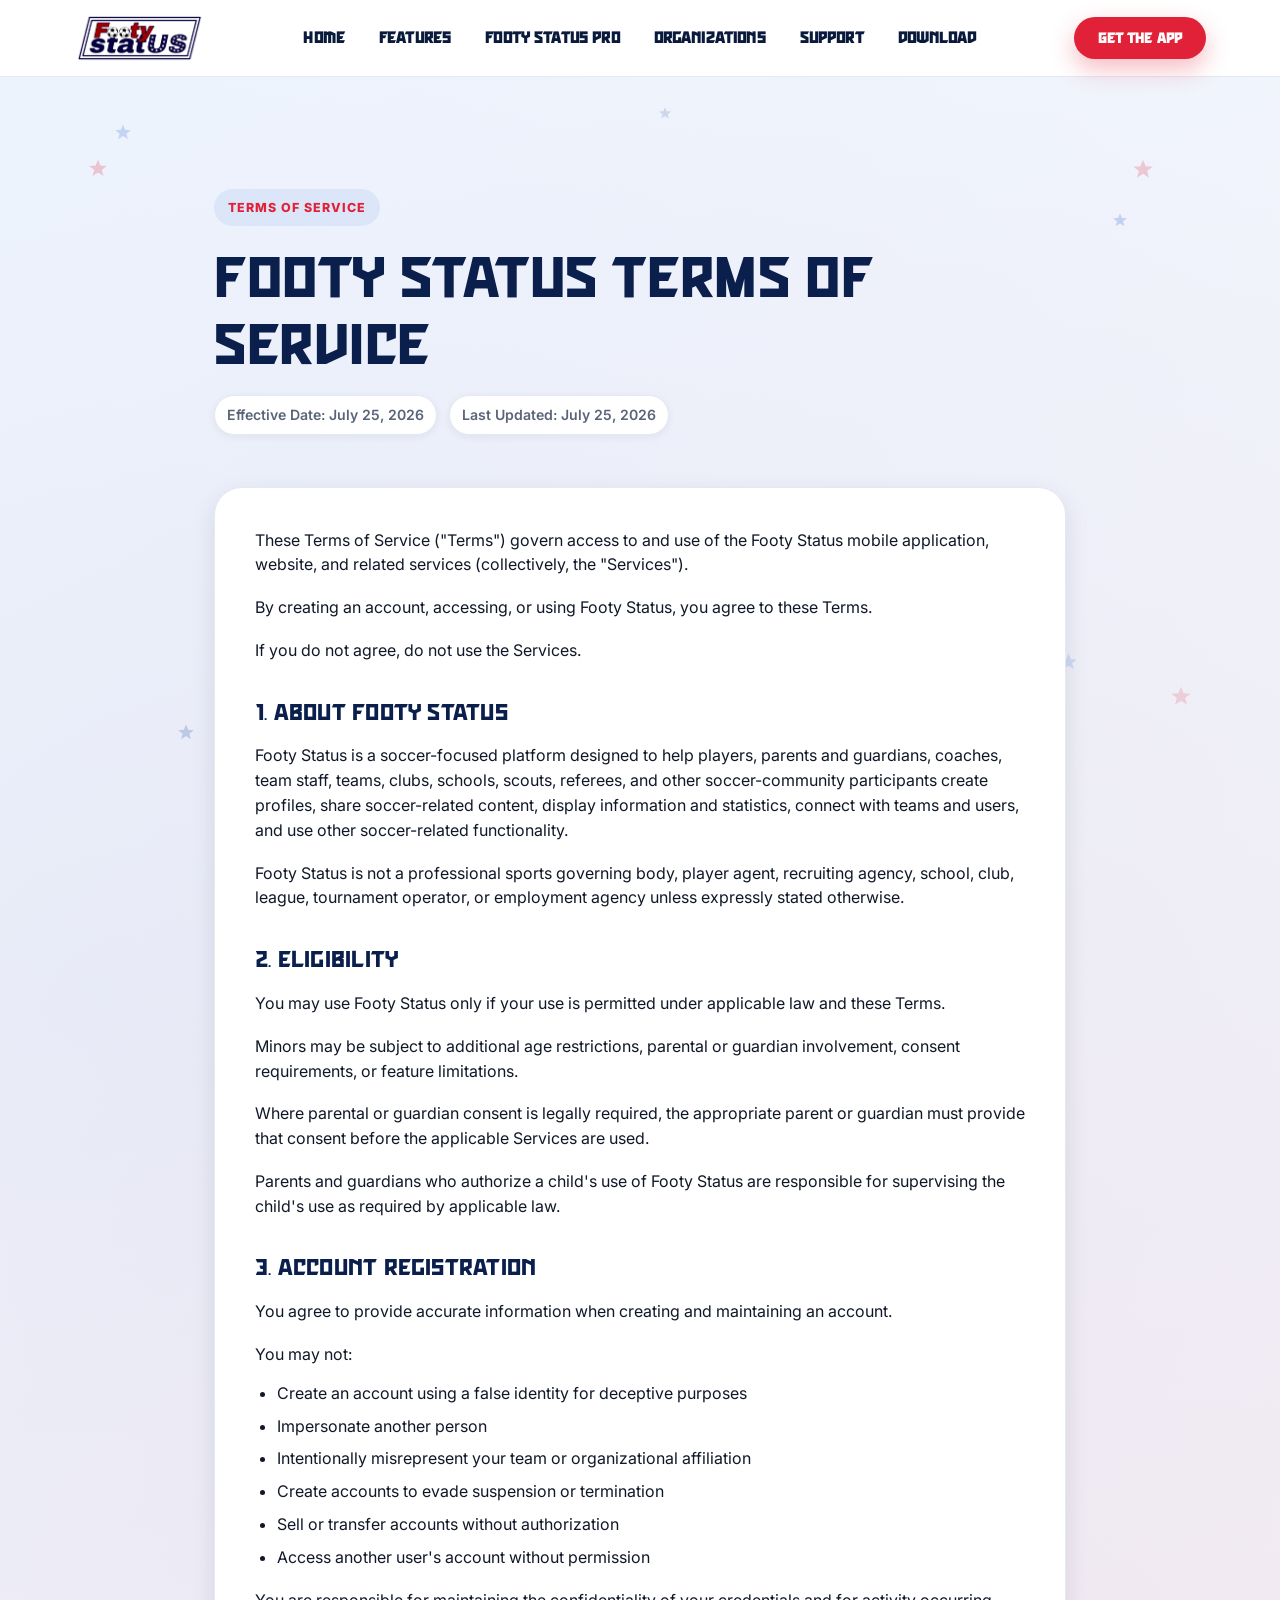
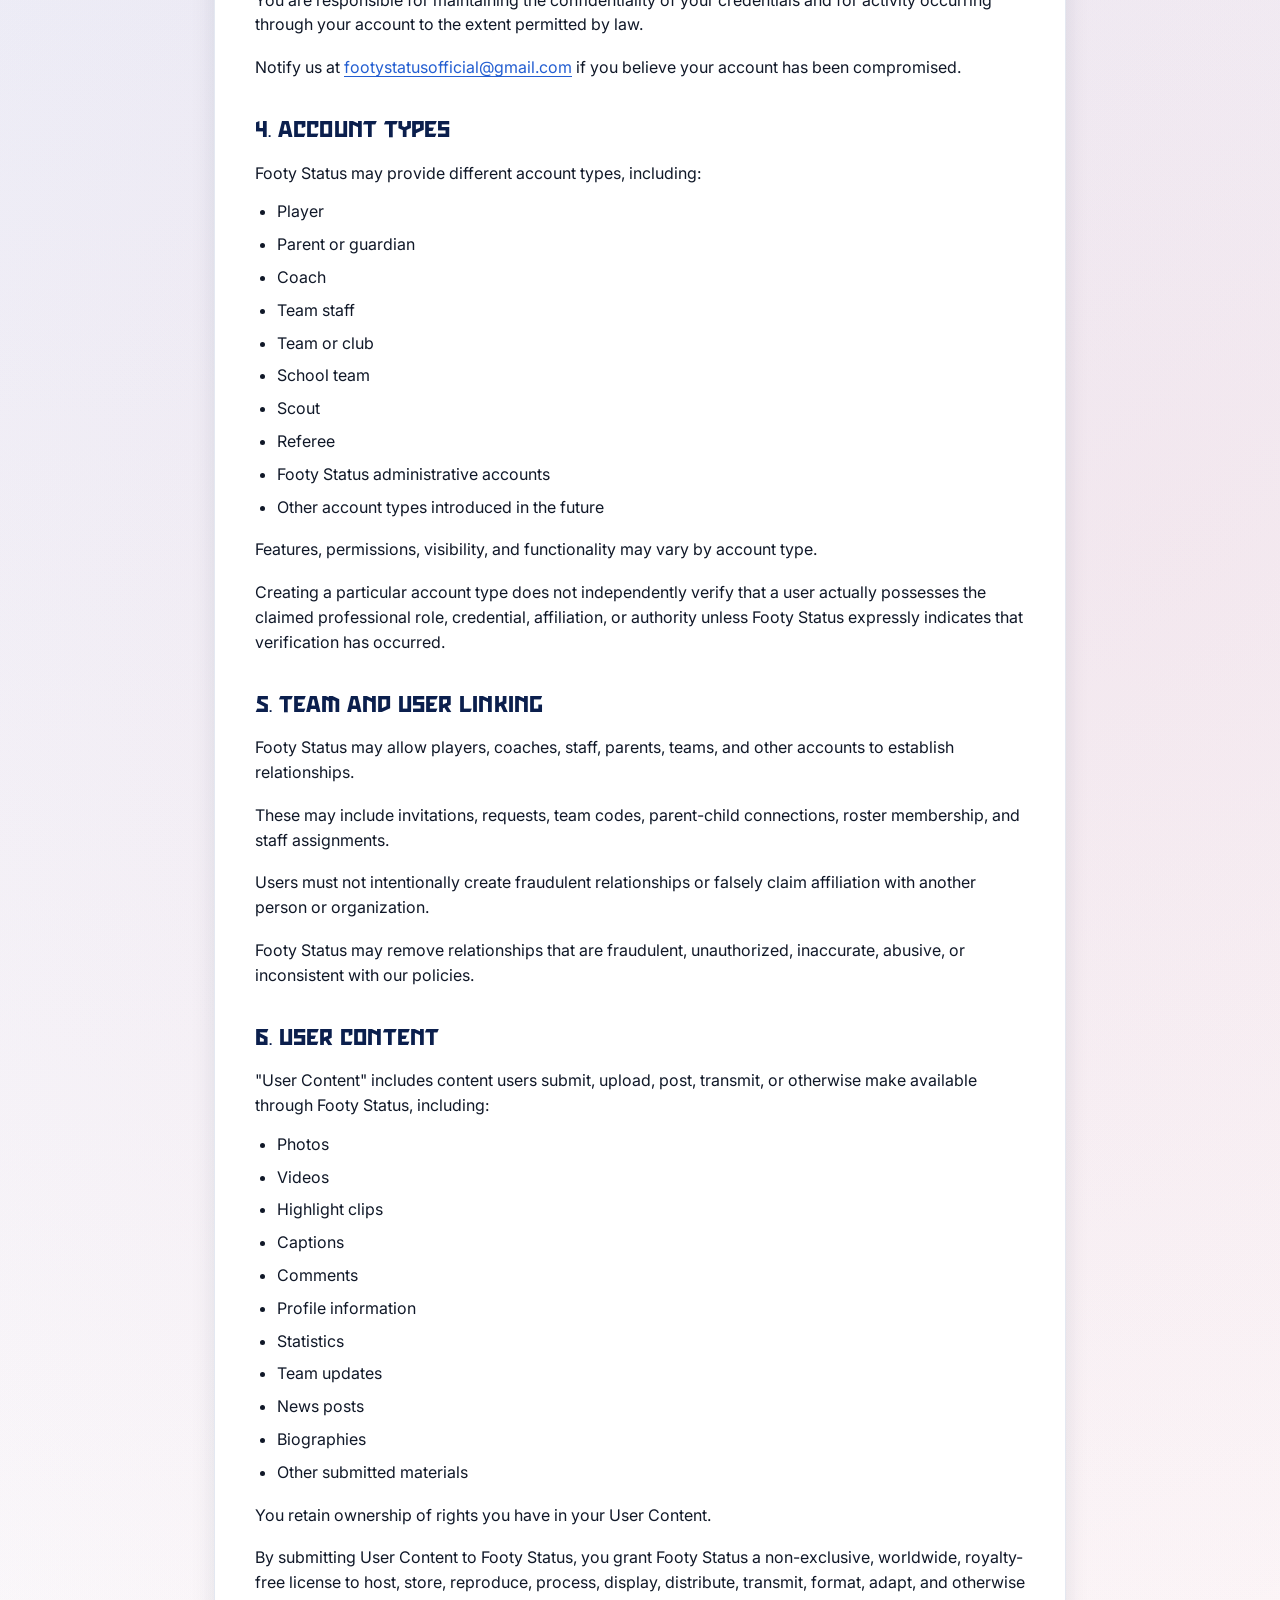
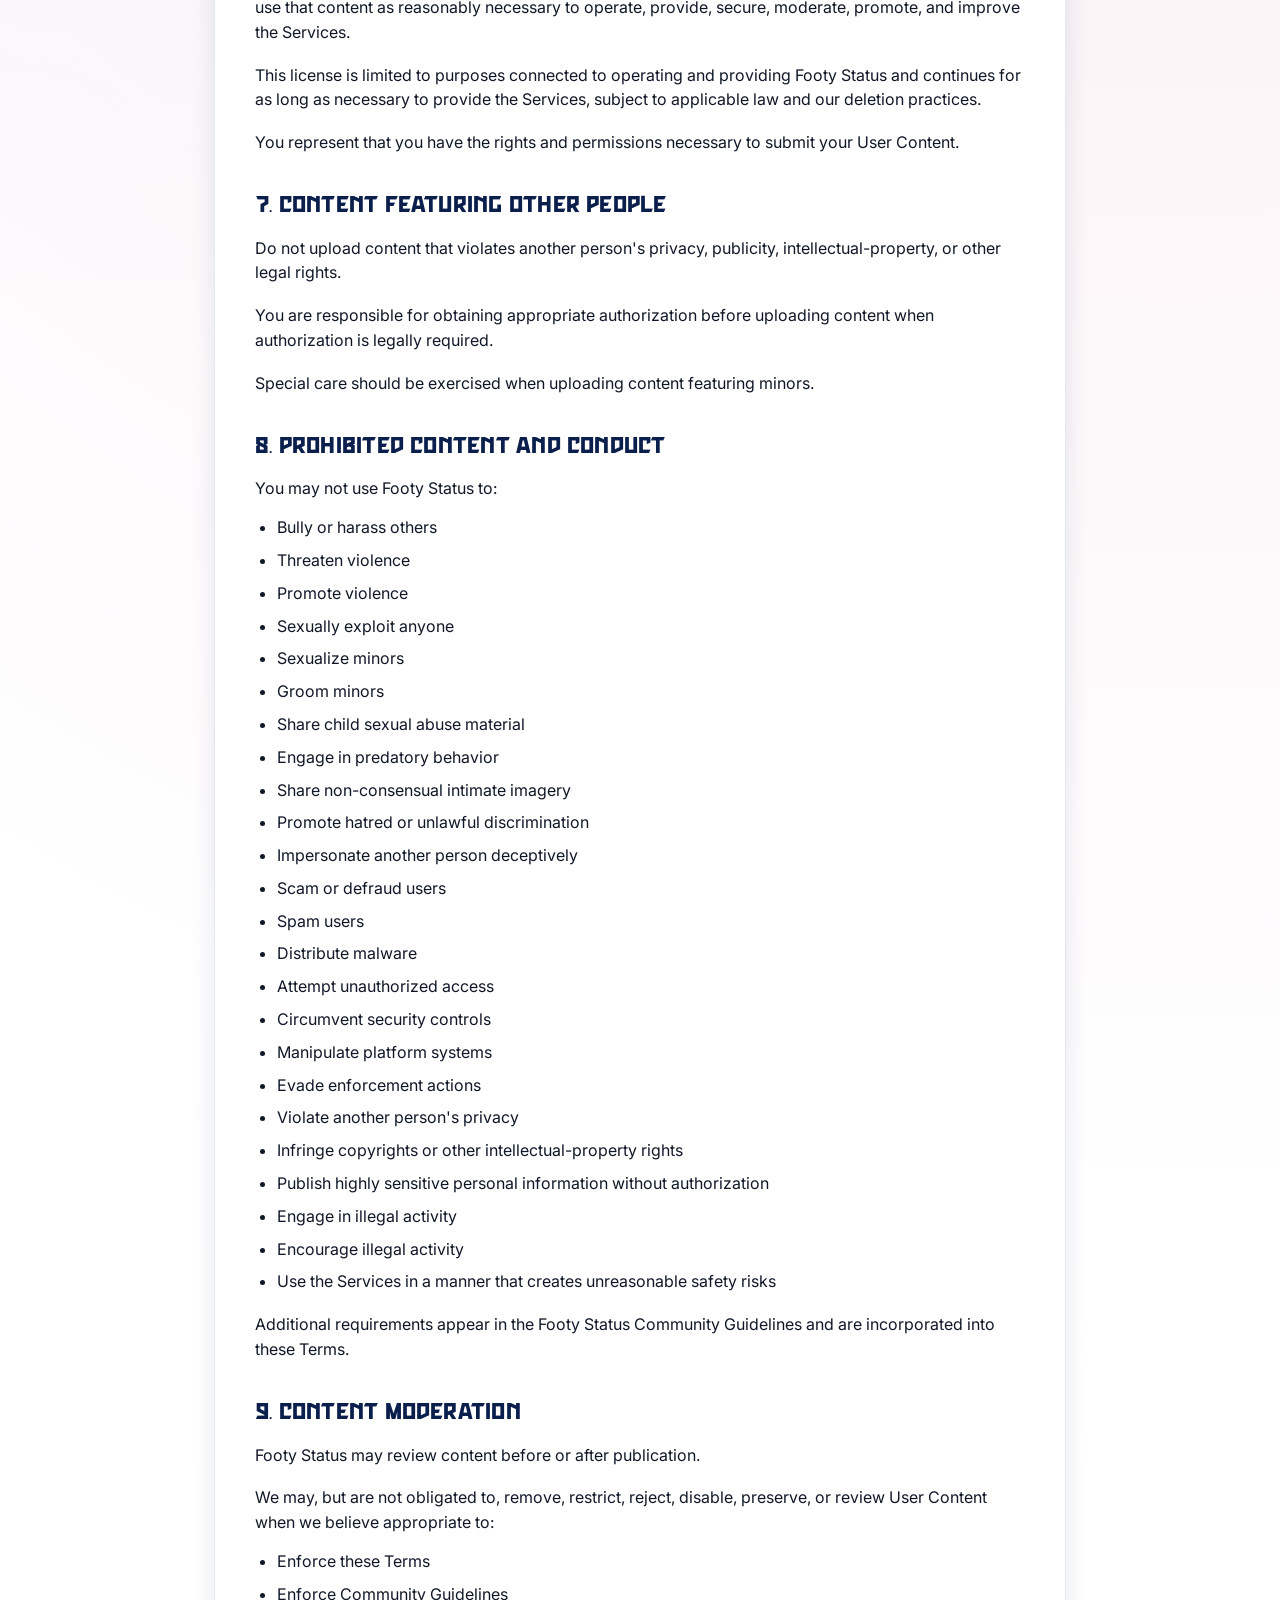
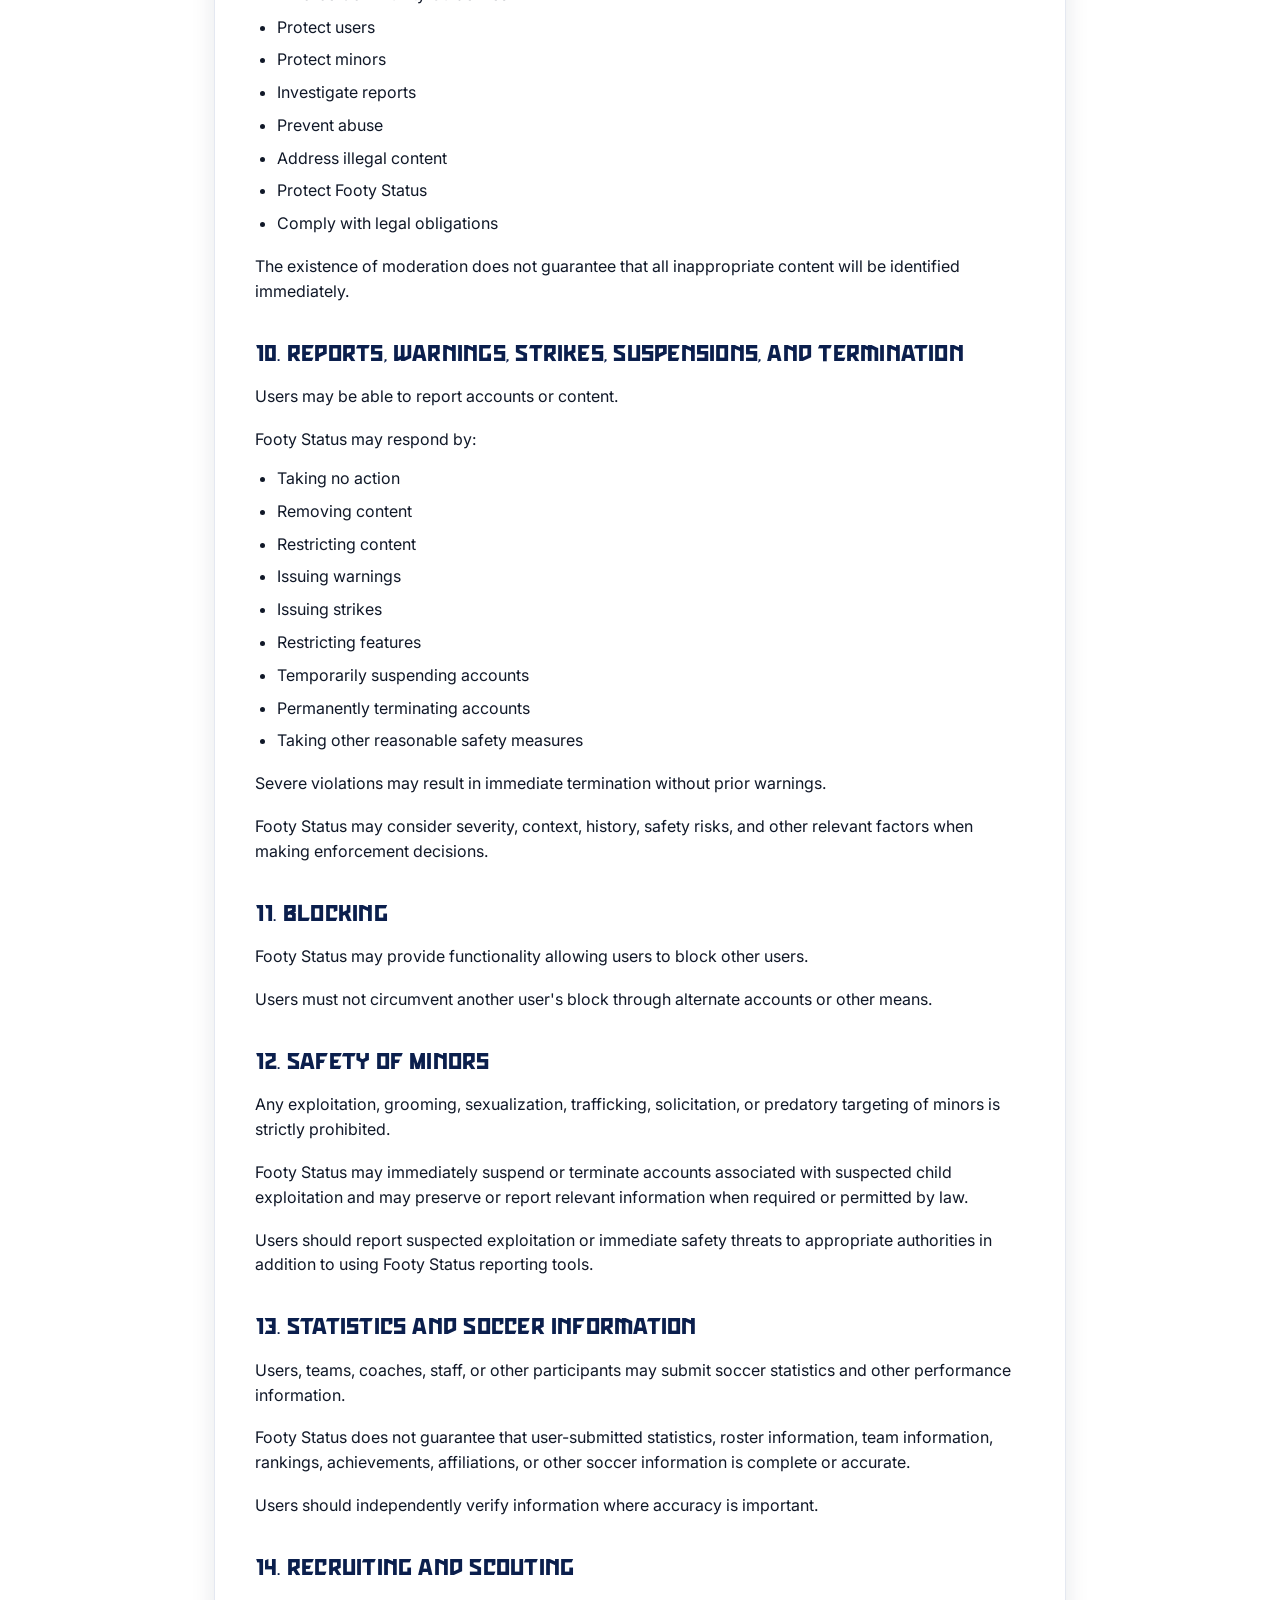
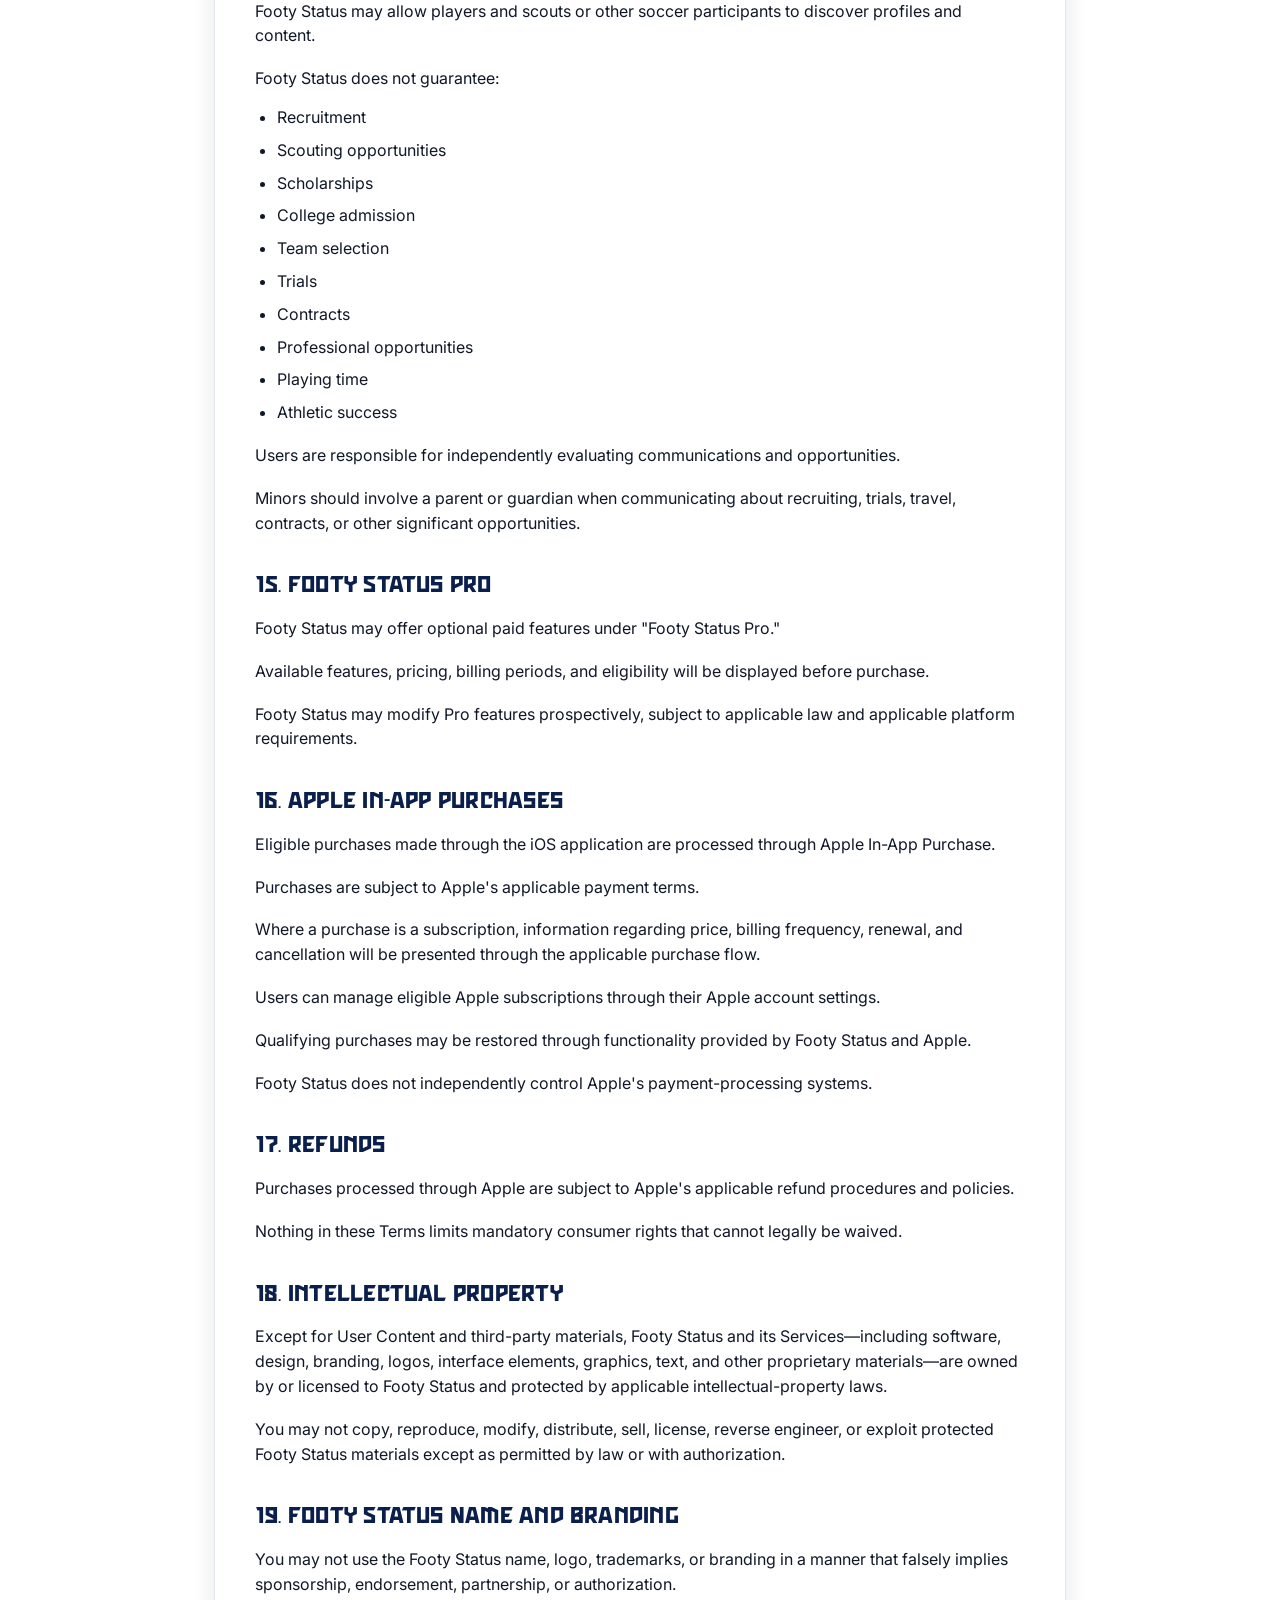
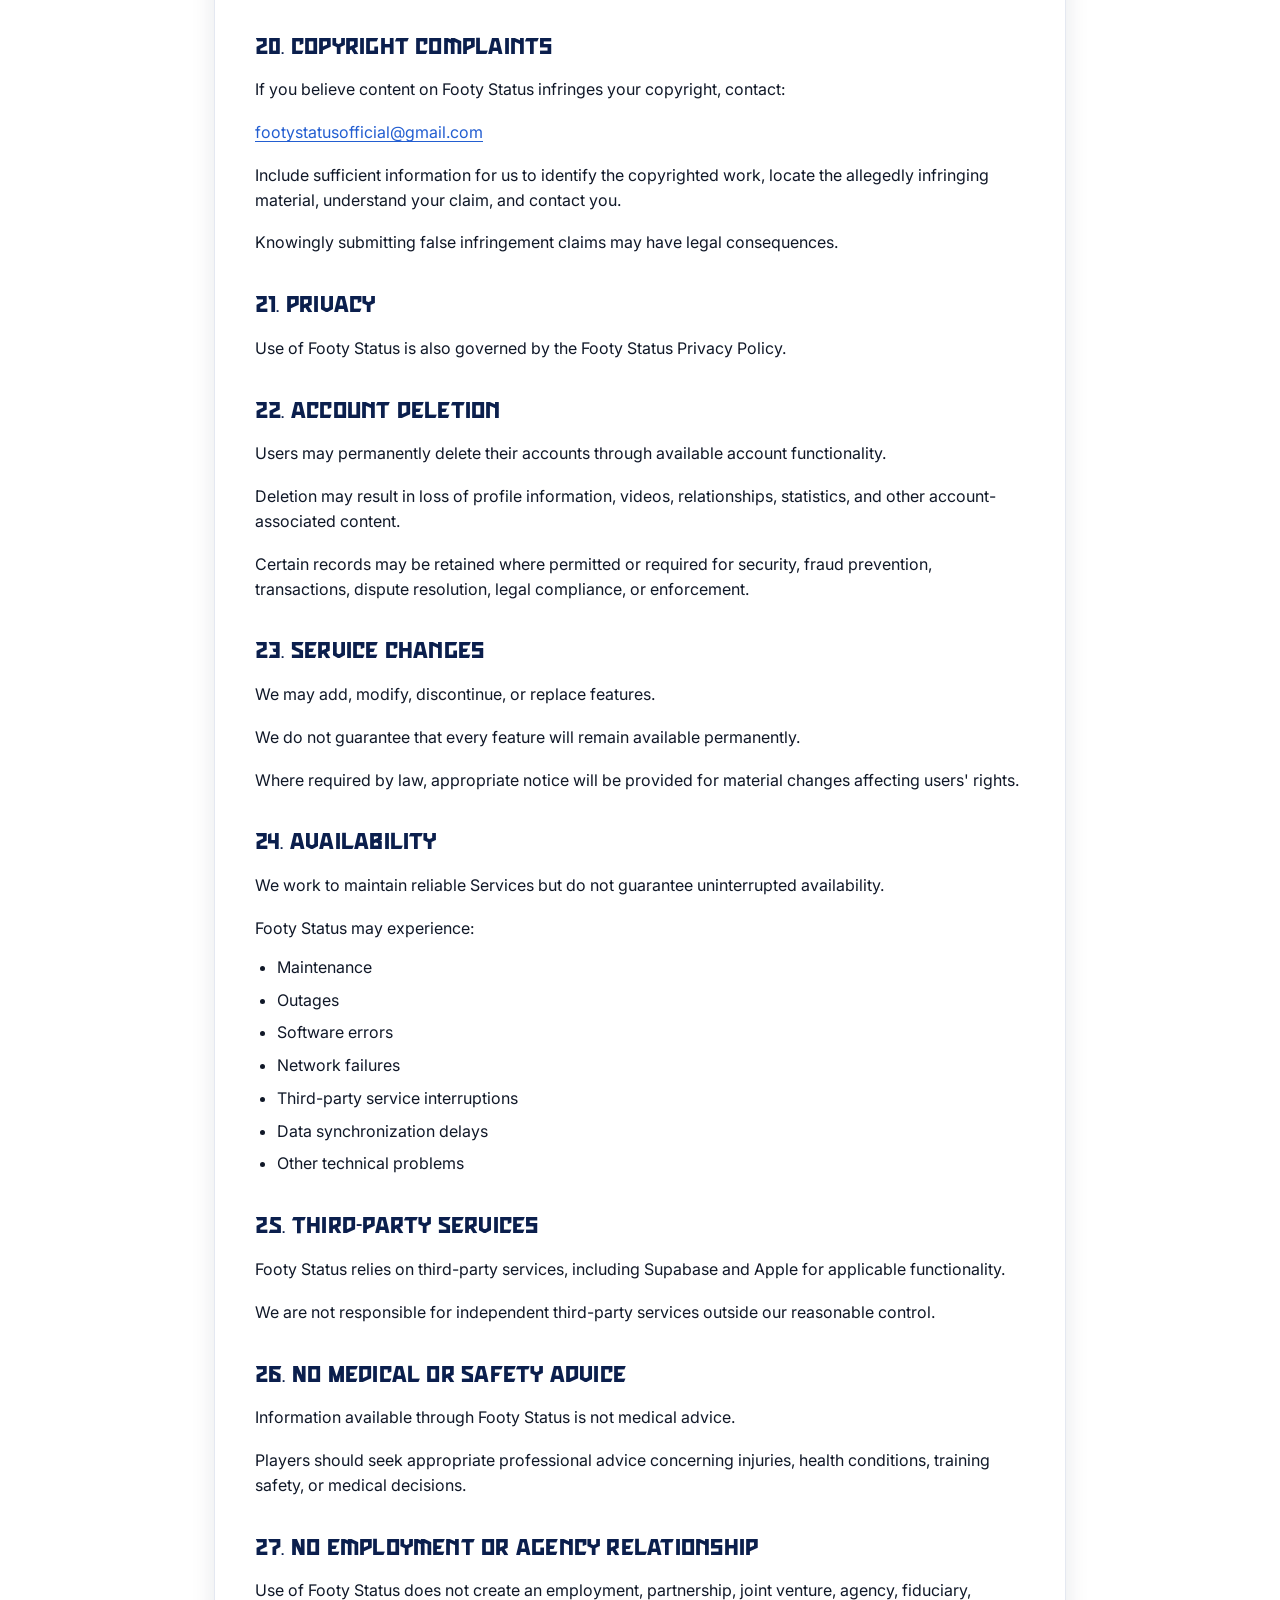
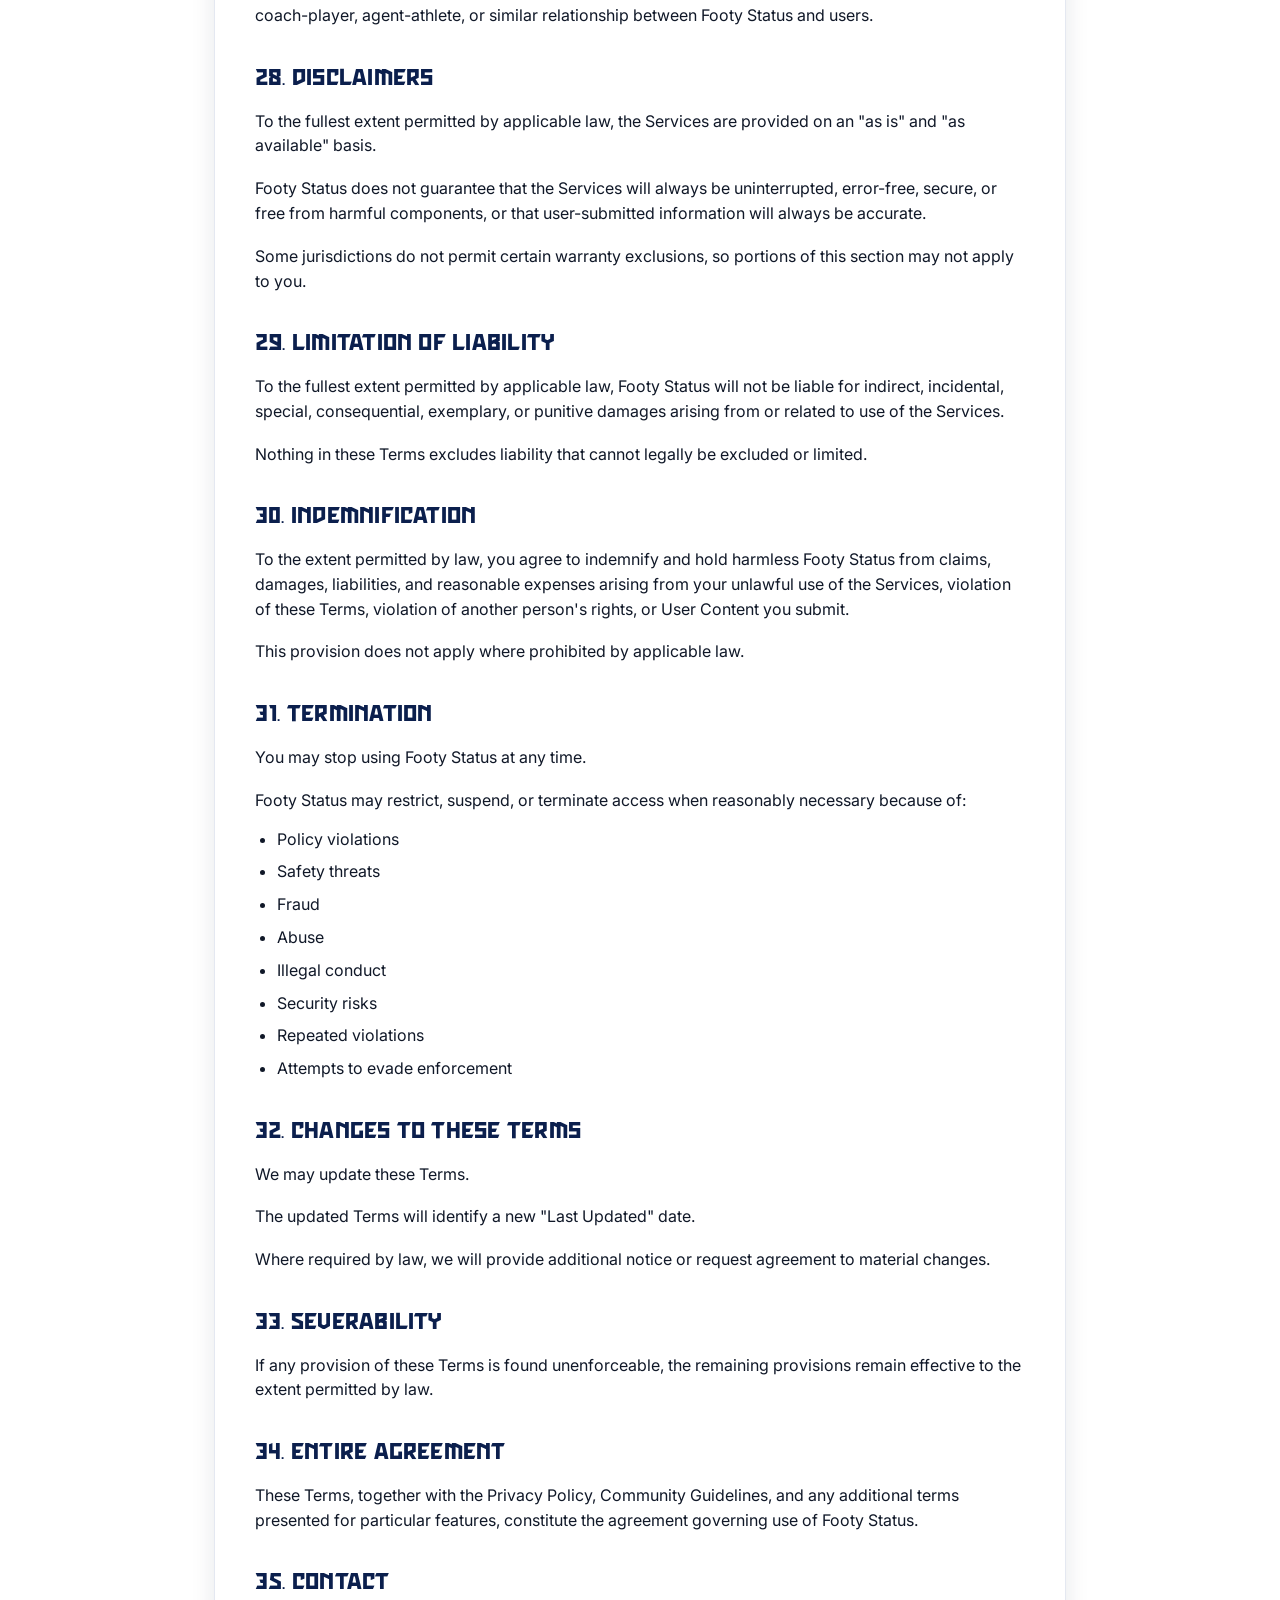
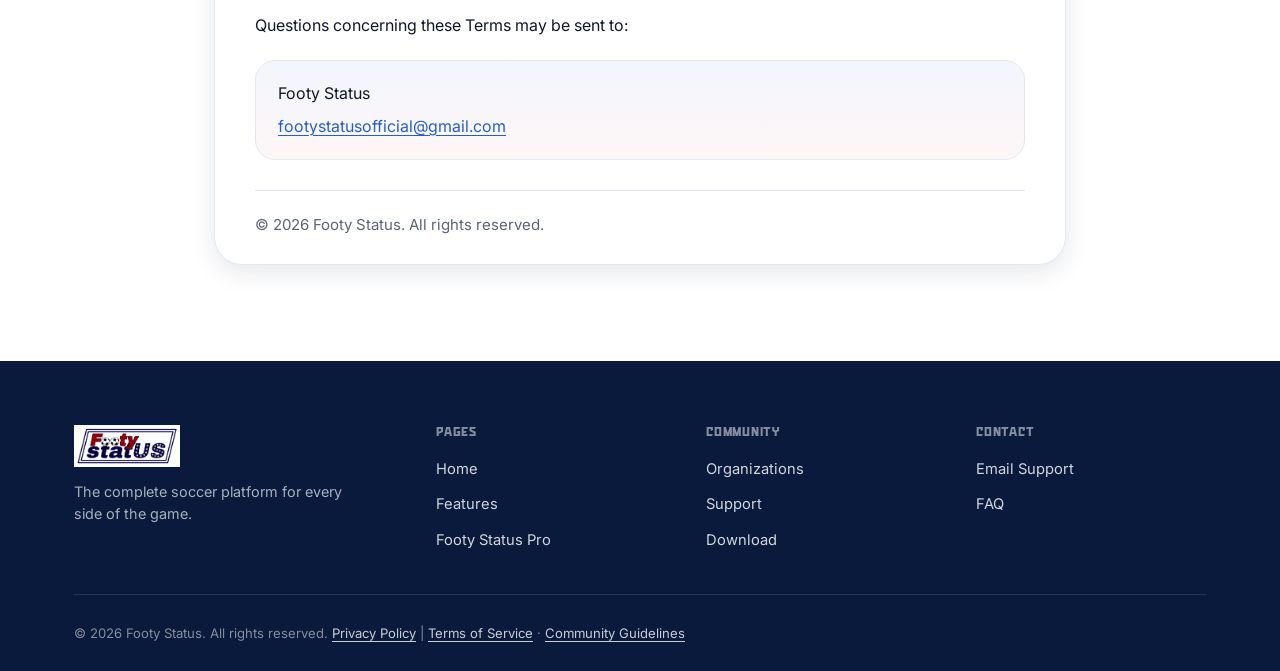
<file: terms-of-service.html>
<!DOCTYPE html>
<html lang="en">
<head>
<meta charset="UTF-8" />
<meta name="viewport" content="width=device-width, initial-scale=1.0" />
<title>Terms of Service — Footy Status</title>
<meta name="description" content="Read the official Footy Status Terms of Service." />
<link rel="icon" type="image/png" href="assets/logo.png" />
<link rel="apple-touch-icon" href="assets/logo.png" />
<link rel="preconnect" href="https://fonts.googleapis.com" />
<link rel="preconnect" href="https://fonts.gstatic.com" crossorigin />
<link href="https://fonts.googleapis.com/css2?family=Inter:wght@400;500;600;700;800&display=swap" rel="stylesheet" />
<link rel="stylesheet" href="css/styles.css" />
</head>
<body><a class="visually-hidden" href="#main">Skip to main content</a><header class="navbar" id="navbar"><div class="container"><a href="index.html" class="brand"><img src="assets/footy-status-header-logo.png" alt="Footy Status" width="134" height="53"></a><nav class="nav-links" aria-label="Primary"><a href="index.html">Home</a><a href="features.html">Features</a><a href="pro.html">Footy Status Pro</a><a href="organizations.html">Organizations</a><a href="support.html">Support</a><a href="download.html">Download</a></nav><div class="nav-actions"><a href="download.html" class="btn btn-primary btn-sm nav-cta nav-cta-desktop">Get the App</a><button class="nav-toggle" id="navToggle" aria-label="Toggle menu" aria-expanded="false" aria-controls="mobilePanel"><span></span><span></span><span></span></button></div></div></header><div class="mobile-panel" id="mobilePanel"><a href="index.html">Home</a><a href="features.html">Features</a><a href="pro.html">Footy Status Pro</a><a href="organizations.html">Organizations</a><a href="support.html">Support</a><a href="download.html">Download</a><a href="download.html" class="btn btn-primary">Get the App</a></div><main id="main" class="page-legal"><section class="legal-hero"><div class="container"><span class="legal-eyebrow">Terms of Service</span><h1 class="legal-title">FOOTY STATUS TERMS OF SERVICE</h1><div class="legal-meta"><span>Effective Date: July 25, 2026</span><span>Last Updated: July 25, 2026</span></div></div></section><section class="legal-section"><div class="container"><article class="legal-card legal-prose"><p>These Terms of Service ("Terms") govern access to and use of the Footy Status mobile application, website, and related services (collectively, the "Services").</p><p>By creating an account, accessing, or using Footy Status, you agree to these Terms.</p><p>If you do not agree, do not use the Services.</p><h2>1. About Footy Status</h2><p>Footy Status is a soccer-focused platform designed to help players, parents and guardians, coaches, team staff, teams, clubs, schools, scouts, referees, and other soccer-community participants create profiles, share soccer-related content, display information and statistics, connect with teams and users, and use other soccer-related functionality.</p><p>Footy Status is not a professional sports governing body, player agent, recruiting agency, school, club, league, tournament operator, or employment agency unless expressly stated otherwise.</p><h2>2. Eligibility</h2><p>You may use Footy Status only if your use is permitted under applicable law and these Terms.</p><p>Minors may be subject to additional age restrictions, parental or guardian involvement, consent requirements, or feature limitations.</p><p>Where parental or guardian consent is legally required, the appropriate parent or guardian must provide that consent before the applicable Services are used.</p><p>Parents and guardians who authorize a child's use of Footy Status are responsible for supervising the child's use as required by applicable law.</p><h2>3. Account Registration</h2><p>You agree to provide accurate information when creating and maintaining an account.</p><p>You may not:</p><ul><li>Create an account using a false identity for deceptive purposes</li><li>Impersonate another person</li><li>Intentionally misrepresent your team or organizational affiliation</li><li>Create accounts to evade suspension or termination</li><li>Sell or transfer accounts without authorization</li><li>Access another user's account without permission</li></ul><p>You are responsible for maintaining the confidentiality of your credentials and for activity occurring through your account to the extent permitted by law.</p><p>Notify us at <a href="mailto:footystatusofficial@gmail.com">footystatusofficial@gmail.com</a> if you believe your account has been compromised.</p><h2>4. Account Types</h2><p>Footy Status may provide different account types, including:</p><ul><li>Player</li><li>Parent or guardian</li><li>Coach</li><li>Team staff</li><li>Team or club</li><li>School team</li><li>Scout</li><li>Referee</li><li>Footy Status administrative accounts</li><li>Other account types introduced in the future</li></ul><p>Features, permissions, visibility, and functionality may vary by account type.</p><p>Creating a particular account type does not independently verify that a user actually possesses the claimed professional role, credential, affiliation, or authority unless Footy Status expressly indicates that verification has occurred.</p><h2>5. Team and User Linking</h2><p>Footy Status may allow players, coaches, staff, parents, teams, and other accounts to establish relationships.</p><p>These may include invitations, requests, team codes, parent-child connections, roster membership, and staff assignments.</p><p>Users must not intentionally create fraudulent relationships or falsely claim affiliation with another person or organization.</p><p>Footy Status may remove relationships that are fraudulent, unauthorized, inaccurate, abusive, or inconsistent with our policies.</p><h2>6. User Content</h2><p>"User Content" includes content users submit, upload, post, transmit, or otherwise make available through Footy Status, including:</p><ul><li>Photos</li><li>Videos</li><li>Highlight clips</li><li>Captions</li><li>Comments</li><li>Profile information</li><li>Statistics</li><li>Team updates</li><li>News posts</li><li>Biographies</li><li>Other submitted materials</li></ul><p>You retain ownership of rights you have in your User Content.</p><p>By submitting User Content to Footy Status, you grant Footy Status a non-exclusive, worldwide, royalty-free license to host, store, reproduce, process, display, distribute, transmit, format, adapt, and otherwise use that content as reasonably necessary to operate, provide, secure, moderate, promote, and improve the Services.</p><p>This license is limited to purposes connected to operating and providing Footy Status and continues for as long as necessary to provide the Services, subject to applicable law and our deletion practices.</p><p>You represent that you have the rights and permissions necessary to submit your User Content.</p><h2>7. Content Featuring Other People</h2><p>Do not upload content that violates another person's privacy, publicity, intellectual-property, or other legal rights.</p><p>You are responsible for obtaining appropriate authorization before uploading content when authorization is legally required.</p><p>Special care should be exercised when uploading content featuring minors.</p><h2>8. Prohibited Content and Conduct</h2><p>You may not use Footy Status to:</p><ul><li>Bully or harass others</li><li>Threaten violence</li><li>Promote violence</li><li>Sexually exploit anyone</li><li>Sexualize minors</li><li>Groom minors</li><li>Share child sexual abuse material</li><li>Engage in predatory behavior</li><li>Share non-consensual intimate imagery</li><li>Promote hatred or unlawful discrimination</li><li>Impersonate another person deceptively</li><li>Scam or defraud users</li><li>Spam users</li><li>Distribute malware</li><li>Attempt unauthorized access</li><li>Circumvent security controls</li><li>Manipulate platform systems</li><li>Evade enforcement actions</li><li>Violate another person's privacy</li><li>Infringe copyrights or other intellectual-property rights</li><li>Publish highly sensitive personal information without authorization</li><li>Engage in illegal activity</li><li>Encourage illegal activity</li><li>Use the Services in a manner that creates unreasonable safety risks</li></ul><p>Additional requirements appear in the Footy Status Community Guidelines and are incorporated into these Terms.</p><h2>9. Content Moderation</h2><p>Footy Status may review content before or after publication.</p><p>We may, but are not obligated to, remove, restrict, reject, disable, preserve, or review User Content when we believe appropriate to:</p><ul><li>Enforce these Terms</li><li>Enforce Community Guidelines</li><li>Protect users</li><li>Protect minors</li><li>Investigate reports</li><li>Prevent abuse</li><li>Address illegal content</li><li>Protect Footy Status</li><li>Comply with legal obligations</li></ul><p>The existence of moderation does not guarantee that all inappropriate content will be identified immediately.</p><h2>10. Reports, Warnings, Strikes, Suspensions, and Termination</h2><p>Users may be able to report accounts or content.</p><p>Footy Status may respond by:</p><ul><li>Taking no action</li><li>Removing content</li><li>Restricting content</li><li>Issuing warnings</li><li>Issuing strikes</li><li>Restricting features</li><li>Temporarily suspending accounts</li><li>Permanently terminating accounts</li><li>Taking other reasonable safety measures</li></ul><p>Severe violations may result in immediate termination without prior warnings.</p><p>Footy Status may consider severity, context, history, safety risks, and other relevant factors when making enforcement decisions.</p><h2>11. Blocking</h2><p>Footy Status may provide functionality allowing users to block other users.</p><p>Users must not circumvent another user's block through alternate accounts or other means.</p><h2>12. Safety of Minors</h2><p>Any exploitation, grooming, sexualization, trafficking, solicitation, or predatory targeting of minors is strictly prohibited.</p><p>Footy Status may immediately suspend or terminate accounts associated with suspected child exploitation and may preserve or report relevant information when required or permitted by law.</p><p>Users should report suspected exploitation or immediate safety threats to appropriate authorities in addition to using Footy Status reporting tools.</p><h2>13. Statistics and Soccer Information</h2><p>Users, teams, coaches, staff, or other participants may submit soccer statistics and other performance information.</p><p>Footy Status does not guarantee that user-submitted statistics, roster information, team information, rankings, achievements, affiliations, or other soccer information is complete or accurate.</p><p>Users should independently verify information where accuracy is important.</p><h2>14. Recruiting and Scouting</h2><p>Footy Status may allow players and scouts or other soccer participants to discover profiles and content.</p><p>Footy Status does not guarantee:</p><ul><li>Recruitment</li><li>Scouting opportunities</li><li>Scholarships</li><li>College admission</li><li>Team selection</li><li>Trials</li><li>Contracts</li><li>Professional opportunities</li><li>Playing time</li><li>Athletic success</li></ul><p>Users are responsible for independently evaluating communications and opportunities.</p><p>Minors should involve a parent or guardian when communicating about recruiting, trials, travel, contracts, or other significant opportunities.</p><h2>15. Footy Status Pro</h2><p>Footy Status may offer optional paid features under "Footy Status Pro."</p><p>Available features, pricing, billing periods, and eligibility will be displayed before purchase.</p><p>Footy Status may modify Pro features prospectively, subject to applicable law and applicable platform requirements.</p><h2>16. Apple In-App Purchases</h2><p>Eligible purchases made through the iOS application are processed through Apple In-App Purchase.</p><p>Purchases are subject to Apple's applicable payment terms.</p><p>Where a purchase is a subscription, information regarding price, billing frequency, renewal, and cancellation will be presented through the applicable purchase flow.</p><p>Users can manage eligible Apple subscriptions through their Apple account settings.</p><p>Qualifying purchases may be restored through functionality provided by Footy Status and Apple.</p><p>Footy Status does not independently control Apple's payment-processing systems.</p><h2>17. Refunds</h2><p>Purchases processed through Apple are subject to Apple's applicable refund procedures and policies.</p><p>Nothing in these Terms limits mandatory consumer rights that cannot legally be waived.</p><h2>18. Intellectual Property</h2><p>Except for User Content and third-party materials, Footy Status and its Services—including software, design, branding, logos, interface elements, graphics, text, and other proprietary materials—are owned by or licensed to Footy Status and protected by applicable intellectual-property laws.</p><p>You may not copy, reproduce, modify, distribute, sell, license, reverse engineer, or exploit protected Footy Status materials except as permitted by law or with authorization.</p><h2>19. Footy Status Name and Branding</h2><p>You may not use the Footy Status name, logo, trademarks, or branding in a manner that falsely implies sponsorship, endorsement, partnership, or authorization.</p><h2>20. Copyright Complaints</h2><p>If you believe content on Footy Status infringes your copyright, contact:</p><p><a href="mailto:footystatusofficial@gmail.com">footystatusofficial@gmail.com</a></p><p>Include sufficient information for us to identify the copyrighted work, locate the allegedly infringing material, understand your claim, and contact you.</p><p>Knowingly submitting false infringement claims may have legal consequences.</p><h2>21. Privacy</h2><p>Use of Footy Status is also governed by the Footy Status Privacy Policy.</p><h2>22. Account Deletion</h2><p>Users may permanently delete their accounts through available account functionality.</p><p>Deletion may result in loss of profile information, videos, relationships, statistics, and other account-associated content.</p><p>Certain records may be retained where permitted or required for security, fraud prevention, transactions, dispute resolution, legal compliance, or enforcement.</p><h2>23. Service Changes</h2><p>We may add, modify, discontinue, or replace features.</p><p>We do not guarantee that every feature will remain available permanently.</p><p>Where required by law, appropriate notice will be provided for material changes affecting users' rights.</p><h2>24. Availability</h2><p>We work to maintain reliable Services but do not guarantee uninterrupted availability.</p><p>Footy Status may experience:</p><ul><li>Maintenance</li><li>Outages</li><li>Software errors</li><li>Network failures</li><li>Third-party service interruptions</li><li>Data synchronization delays</li><li>Other technical problems</li></ul><h2>25. Third-Party Services</h2><p>Footy Status relies on third-party services, including Supabase and Apple for applicable functionality.</p><p>We are not responsible for independent third-party services outside our reasonable control.</p><h2>26. No Medical or Safety Advice</h2><p>Information available through Footy Status is not medical advice.</p><p>Players should seek appropriate professional advice concerning injuries, health conditions, training safety, or medical decisions.</p><h2>27. No Employment or Agency Relationship</h2><p>Use of Footy Status does not create an employment, partnership, joint venture, agency, fiduciary, coach-player, agent-athlete, or similar relationship between Footy Status and users.</p><h2>28. Disclaimers</h2><p>To the fullest extent permitted by applicable law, the Services are provided on an "as is" and "as available" basis.</p><p>Footy Status does not guarantee that the Services will always be uninterrupted, error-free, secure, or free from harmful components, or that user-submitted information will always be accurate.</p><p>Some jurisdictions do not permit certain warranty exclusions, so portions of this section may not apply to you.</p><h2>29. Limitation of Liability</h2><p>To the fullest extent permitted by applicable law, Footy Status will not be liable for indirect, incidental, special, consequential, exemplary, or punitive damages arising from or related to use of the Services.</p><p>Nothing in these Terms excludes liability that cannot legally be excluded or limited.</p><h2>30. Indemnification</h2><p>To the extent permitted by law, you agree to indemnify and hold harmless Footy Status from claims, damages, liabilities, and reasonable expenses arising from your unlawful use of the Services, violation of these Terms, violation of another person's rights, or User Content you submit.</p><p>This provision does not apply where prohibited by applicable law.</p><h2>31. Termination</h2><p>You may stop using Footy Status at any time.</p><p>Footy Status may restrict, suspend, or terminate access when reasonably necessary because of:</p><ul><li>Policy violations</li><li>Safety threats</li><li>Fraud</li><li>Abuse</li><li>Illegal conduct</li><li>Security risks</li><li>Repeated violations</li><li>Attempts to evade enforcement</li></ul><h2>32. Changes to These Terms</h2><p>We may update these Terms.</p><p>The updated Terms will identify a new "Last Updated" date.</p><p>Where required by law, we will provide additional notice or request agreement to material changes.</p><h2>33. Severability</h2><p>If any provision of these Terms is found unenforceable, the remaining provisions remain effective to the extent permitted by law.</p><h2>34. Entire Agreement</h2><p>These Terms, together with the Privacy Policy, Community Guidelines, and any additional terms presented for particular features, constitute the agreement governing use of Footy Status.</p><h2>35. Contact</h2><p>Questions concerning these Terms may be sent to:</p><div class="legal-contact"><p>Footy Status</p><p><a href="mailto:footystatusofficial@gmail.com">footystatusofficial@gmail.com</a></p></div><p class="legal-copyright">&copy; 2026 Footy Status. All rights reserved.</p></article></div></section></main><footer class="footer"><div class="container"><div class="footer-top"><div class="footer-brand"><a href="index.html" class="brand"><img src="assets/footy-status-header-logo.png" alt="Footy Status"></a><p>The complete soccer platform for every side of the game.</p></div><div class="footer-col"><h4>Pages</h4><ul><li><a href="index.html">Home</a></li><li><a href="features.html">Features</a></li><li><a href="pro.html">Footy Status Pro</a></li></ul></div><div class="footer-col"><h4>Community</h4><ul><li><a href="organizations.html">Organizations</a></li><li><a href="support.html">Support</a></li><li><a href="download.html">Download</a></li></ul></div><div class="footer-col"><h4>Contact</h4><ul><li><a href="mailto:footystatusofficial@gmail.com">Email Support</a></li><li><a href="support.html#faq">FAQ</a></li></ul></div></div><div class="footer-bottom"><p>&copy; 2026 Footy Status. All rights reserved. <a href="privacy-policy.html">Privacy Policy</a> <span aria-hidden="true">|</span> <a href="terms-of-service.html" aria-current="page">Terms of Service</a> <span aria-hidden="true">&middot;</span> <a href="community-guidelines.html">Community Guidelines</a></p></div></div></footer><script src="js/main.js"></script></body></html>
</file>
<file: css/styles.css>
/* ==========================================================================
   Footy Status — Marketing Site Stylesheet
   ========================================================================== */

@font-face {
  font-family: "Racing";
  src: url("../assets/racing.otf") format("opentype");
  font-weight: 400;
  font-style: normal;
  font-display: swap;
}

:root {
  --white: #ffffff;
  --off-white: #f7f8fb;
  --navy: #0a1a3c;
  --navy-800: #0f234f;
  --navy-700: #14306a;
  --title-navy: #0b1f4d;
  --royal: #235ed1;
  --royal-600: #1c4bb0;
  --royal-100: #e8f0ff;
  --red: #e02138;
  --red-600: #c11429;
  --star-white: #ffffff;
  --ink: #101828;
  --muted: #5a6478;
  --muted-light: #8892a4;
  --border: #e4e8f1;
  --radius-sm: 10px;
  --radius-md: 16px;
  --radius-lg: 24px;
  --shadow-sm: 0 2px 8px rgba(10, 26, 60, 0.06);
  --shadow-md: 0 8px 24px rgba(10, 26, 60, 0.10);
  --shadow-lg: 0 20px 48px rgba(10, 26, 60, 0.16);
  --container: 1180px;
  --nav-h: 76px;
  --font: "Inter", -apple-system, BlinkMacSystemFont, "Segoe UI", Roboto, Helvetica, Arial, sans-serif;
  --font-display: "Racing", "Inter", -apple-system, BlinkMacSystemFont, "Segoe UI", Roboto, Helvetica, Arial, sans-serif;
  --star-red-svg: url("data:image/svg+xml,%3Csvg xmlns='http://www.w3.org/2000/svg' viewBox='0 0 24 24'%3E%3Cpolygon fill='%23e02138' points='12 2 14.9 9.1 22.5 9.5 16.5 14.3 18.6 21.5 12 17.3 5.4 21.5 7.5 14.3 1.5 9.5 9.1 9.1'/%3E%3C/svg%3E");
  --star-royal-svg: url("data:image/svg+xml,%3Csvg xmlns='http://www.w3.org/2000/svg' viewBox='0 0 24 24'%3E%3Cpolygon fill='%23235ed1' points='12 2 14.9 9.1 22.5 9.5 16.5 14.3 18.6 21.5 12 17.3 5.4 21.5 7.5 14.3 1.5 9.5 9.1 9.1'/%3E%3C/svg%3E");
  --star-title-svg: url("data:image/svg+xml,%3Csvg xmlns='http://www.w3.org/2000/svg' viewBox='0 0 24 24'%3E%3Cpolygon fill='%231f4ea0' points='12 2 14.9 9.1 22.5 9.5 16.5 14.3 18.6 21.5 12 17.3 5.4 21.5 7.5 14.3 1.5 9.5 9.1 9.1'/%3E%3C/svg%3E");
}

* , *::before, *::after { box-sizing: border-box; }

html {
  scroll-behavior: smooth;
  scroll-padding-top: calc(var(--nav-h) + 12px);
}

body {
  margin: 0;
  font-family: var(--font);
  color: var(--ink);
  background: var(--white);
  line-height: 1.55;
  -webkit-font-smoothing: antialiased;
}

img { max-width: 100%; display: block; }

a { color: inherit; text-decoration: none; }

ul { list-style: none; margin: 0; padding: 0; }

button { font-family: inherit; cursor: pointer; }

input, textarea, select {
  font-family: inherit;
  font-size: 1rem;
}

h1, h2, h3, h4,
.nav-links a,
.btn,
.eyebrow,
.hero-badge,
.footer-col h4 {
  margin: 0;
  line-height: 1.15;
  font-family: var(--font-display);
  font-weight: 400;
  letter-spacing: 0.01em;
}

p { margin: 0; }

.container {
  width: 100%;
  max-width: var(--container);
  margin: 0 auto;
  padding: 0 24px;
}

.visually-hidden {
  position: absolute;
  width: 1px; height: 1px;
  overflow: hidden;
  clip: rect(0 0 0 0);
  white-space: nowrap;
}

a:focus-visible,
button:focus-visible,
input:focus-visible,
textarea:focus-visible,
select:focus-visible,
[tabindex]:focus-visible {
  outline: 3px solid var(--royal);
  outline-offset: 2px;
  border-radius: 4px;
}

/* ------------------------------ Section basics --------------------------- */

.section {
  padding: 96px 0;
  position: relative;
  isolation: isolate;
}

.section--tight { padding: 72px 0; }

.section--alt { background: var(--off-white); }

.section--navy {
  background: linear-gradient(160deg, var(--navy) 0%, var(--navy-800) 100%);
  color: var(--white);
}

.section-head {
  max-width: 720px;
  margin: 0 0 56px;
}

.section-head.center { margin-left: auto; margin-right: auto; text-align: center; }

.eyebrow {
  display: inline-flex;
  align-items: center;
  gap: 8px;
  font-size: 0.78rem;
  font-weight: 700;
  letter-spacing: 0.08em;
  text-transform: uppercase;
  color: var(--red);
  margin-bottom: 14px;
}

.section-head h2 {
  font-size: clamp(1.8rem, 3.2vw, 2.5rem);
  color: var(--title-navy);
  margin-bottom: 16px;
}

.heading-accent {
  position: relative;
  display: block;
  width: fit-content;
  max-width: 100%;
}

.heading-accent::after {
  content: "";
  display: block;
  width: 84px;
  height: 4px;
  margin-top: 14px;
  border-radius: 999px;
  background: linear-gradient(90deg, var(--red) 0%, rgba(224, 33, 56, 0.28) 100%);
}

.section-head.center .heading-accent,
.heading-accent--center {
  margin-left: auto;
  margin-right: auto;
}

.section--navy .section-head h2,
.section--navy .eyebrow { color: var(--white); }
.section--navy .eyebrow { color: var(--red); }

.section-head p {
  color: var(--muted);
  font-size: 1.05rem;
}

.section--navy .section-head p { color: rgba(255,255,255,0.78); }


.section > .container,
.legal-hero > .container,
.legal-section > .container {
  position: relative;
  z-index: 1;
}

main > section.section::before,
main > section.section::after,
.legal-hero::before,
.legal-hero::after,
.legal-section::before,
.legal-section::after {
  content: "";
  position: absolute;
  inset: 0;
  pointer-events: none;
  background-repeat: no-repeat;
  z-index: 0;
}

main > section.section:nth-of-type(3n + 1)::before,
.legal-hero::before {
  background-image: var(--star-red-svg), var(--star-royal-svg), var(--star-title-svg);
  background-size: 20px 20px, 16px 16px, 18px 18px;
  background-position: 7% 18%, 88% 24%, 14% 82%;
  opacity: 0.22;
}

main > section.section:nth-of-type(3n + 1)::after,
.legal-hero::after {
  background-image: var(--star-title-svg), var(--star-red-svg);
  background-size: 14px 14px, 22px 22px;
  background-position: 52% 12%, 93% 78%;
  opacity: 0.16;
}

main > section.section:nth-of-type(3n + 2)::before,
.legal-section::before {
  background-image: var(--star-royal-svg), var(--star-red-svg), var(--star-title-svg);
  background-size: 18px 18px, 22px 22px, 15px 15px;
  background-position: 9% 14%, 90% 18%, 62% 86%;
  opacity: 0.2;
}

main > section.section:nth-of-type(3n + 2)::after,
.legal-section::after {
  background-image: var(--star-title-svg), var(--star-royal-svg);
  background-size: 15px 15px, 19px 19px;
  background-position: 22% 72%, 84% 74%;
  opacity: 0.15;
}

main > section.section:nth-of-type(3n)::before {
  background-image: var(--star-title-svg), var(--star-red-svg), var(--star-royal-svg);
  background-size: 17px 17px, 21px 21px, 15px 15px;
  background-position: 6% 26%, 92% 68%, 48% 16%;
  opacity: 0.2;
}

main > section.section:nth-of-type(3n)::after {
  background-image: var(--star-royal-svg), var(--star-title-svg);
  background-size: 14px 14px, 18px 18px;
  background-position: 18% 86%, 78% 86%;
  opacity: 0.15;
}

.coming-soon::before,
.coming-soon::after {
  content: none;
}

/* --------------------------------- Buttons -------------------------------- */

.btn {
  display: inline-flex;
  align-items: center;
  justify-content: center;
  gap: 10px;
  padding: 14px 26px;
  border-radius: 999px;
  font-weight: 700;
  font-size: 0.95rem;
  border: 2px solid transparent;
  transition: transform 0.2s ease, box-shadow 0.2s ease, background 0.2s ease, color 0.2s ease;
  white-space: nowrap;
}

.btn:hover { transform: translateY(-2px); }

.btn-primary {
  background: var(--red);
  color: var(--white);
  box-shadow: 0 10px 24px rgba(224, 33, 56, 0.30);
}
.btn-primary:hover { background: var(--red-600); box-shadow: 0 14px 30px rgba(224, 33, 56, 0.38); }

.btn-navy {
  background: var(--navy);
  color: var(--white);
  box-shadow: 0 10px 24px rgba(10, 26, 60, 0.24);
}
.btn-navy:hover { background: var(--navy-700); }

.btn-outline {
  background: transparent;
  border-color: rgba(255,255,255,0.5);
  color: var(--white);
}
.btn-outline:hover { background: rgba(255,255,255,0.12); }

.btn-outline-navy {
  background: transparent;
  border-color: var(--navy);
  color: var(--navy);
}
.btn-outline-navy:hover { background: var(--navy); color: var(--white); }

.btn-store {
  background: var(--navy);
  color: var(--white);
  gap: 12px;
  padding: 12px 22px;
  opacity: 0.96;
}
.btn-store .store-sub { display: block; font-size: 0.68rem; font-weight: 500; opacity: 0.75; }
.btn-store .store-main { display: block; font-size: 0.92rem; }
.btn-store svg { flex-shrink: 0; }

.btn-sm { padding: 10px 18px; font-size: 0.85rem; }

.btn:disabled { opacity: 0.6; cursor: not-allowed; transform: none; }

/* ---------------------------------- Stars --------------------------------- */

.star-field {
  position: absolute;
  inset: 0;
  overflow: hidden;
  pointer-events: none;
  z-index: 0;
}

.star {
  position: absolute;
  opacity: 0.55;
}

.star svg { width: 100%; height: 100%; display: block; }

/* ---------------------------------- Navbar -------------------------------- */

.navbar {
  position: sticky;
  top: 0;
  z-index: 200;
  background: rgba(255, 255, 255, 0.92);
  backdrop-filter: saturate(180%) blur(10px);
  border-bottom: 1px solid var(--border);
  transition: box-shadow 0.25s ease;
}

.navbar.is-scrolled { box-shadow: 0 4px 20px rgba(10, 26, 60, 0.08); }

.navbar .container {
  height: var(--nav-h);
  display: flex;
  align-items: center;
  justify-content: space-between;
  gap: 16px;
}

.brand {
  display: flex;
  align-items: center;
  gap: 10px;
  font-weight: 800;
  font-size: 1.05rem;
  color: var(--navy);
  flex-shrink: 0;
}

.brand img { height: 42px; width: auto; }

.navbar .brand {
  padding: 4px 0;
}

.navbar .brand img {
  width: auto;
  height: 52px;
  object-fit: contain;
  transition: transform 0.2s ease;
}

.navbar .brand:hover img { transform: translateY(-1px); }

.nav-links {
  display: flex;
  align-items: center;
  gap: 30px;
}

.nav-links a {
  font-weight: 600;
  font-size: 0.95rem;
  color: var(--navy);
  position: relative;
  padding: 6px 2px;
  transition: color 0.2s ease;
}

.nav-links a:hover { color: var(--royal-600); }

.nav-links a::after {
  content: "";
  position: absolute;
  left: 0; right: 100%;
  bottom: -2px;
  height: 2px;
  background: var(--red);
  transition: right 0.25s ease;
}

.nav-links a:hover::after { right: 0; }

.nav-actions {
  display: flex;
  align-items: center;
  gap: 14px;
}

.nav-cta { padding: 11px 22px; font-size: 0.88rem; }

.nav-toggle {
  display: none;
  flex-direction: column;
  gap: 5px;
  background: none;
  border: none;
  padding: 8px;
}

.nav-toggle span {
  width: 24px;
  height: 2.5px;
  background: var(--navy);
  border-radius: 2px;
  transition: transform 0.25s ease, opacity 0.25s ease;
}

.nav-toggle[aria-expanded="true"] span:nth-child(1) { transform: translateY(7.5px) rotate(45deg); }
.nav-toggle[aria-expanded="true"] span:nth-child(2) { opacity: 0; }
.nav-toggle[aria-expanded="true"] span:nth-child(3) { transform: translateY(-7.5px) rotate(-45deg); }

.mobile-panel {
  display: none;
  position: fixed;
  inset: var(--nav-h) 0 0 0;
  background: var(--white);
  z-index: 190;
  overflow-y: auto;
  padding: 24px;
}

.mobile-panel.is-open { display: block; }

.mobile-panel a {
  display: block;
  padding: 16px 4px;
  font-weight: 700;
  font-size: 1.15rem;
  color: var(--navy);
  border-bottom: 1px solid var(--border);
}

.mobile-panel .btn { width: 100%; margin-top: 20px; }

/* ---------------------------------- Hero ---------------------------------- */

.hero {
  position: relative;
  overflow: visible;
  background: var(--white);
  padding: 72px 0 8px;
}

.hero .container {
  position: relative;
  z-index: 1;
  display: grid;
  grid-template-columns: 1.08fr 0.92fr;
  align-items: center;
  gap: 44px;
}

.hero-badge {
  display: inline-flex;
  align-items: center;
  gap: 8px;
  background: var(--royal-100);
  color: var(--title-navy);
  font-weight: 700;
  font-size: 0.92rem;
  padding: 10px 18px;
  border-radius: 999px;
  margin-bottom: 24px;
}

.hero-badge .dot {
  width: 8px; height: 8px;
  border-radius: 50%;
  background: var(--red);
}

.hero h1 {
  font-size: clamp(3.1rem, 5.3vw, 4.25rem);
  color: var(--title-navy);
  margin: 0 0 22px;
}

.hero-copy {
  padding-top: 0;
  max-width: 620px;
  display: flex;
  flex-direction: column;
  justify-content: center;
  align-self: center;
}

.hero h1 span { color: var(--red); }

.hero-sub {
  font-size: clamp(1.45rem, 2vw, 1.72rem);
  color: var(--muted);
  max-width: 560px;
  margin-bottom: 28px;
}

.hero-ctas {
  display: flex;
  flex-wrap: wrap;
  gap: 16px;
  margin-bottom: 24px;
}

.hero-description {
  font-size: 1.02rem;
  line-height: 1.72;
  color: var(--muted-light);
  max-width: 600px;
  margin-bottom: 28px;
}

.hero-note {
  font-size: 0.96rem;
  line-height: 1.6;
  color: var(--muted-light);
}

.hero-visual {
  position: relative;
  display: flex;
  align-items: center;
  justify-content: center;
  padding-top: 0;
}

.hero-visual::before,
.hero-visual::after {
  content: none;
}

.hero-app-shot {
  position: relative;
  z-index: 1;
  margin: 0;
  width: min(100%, 350px);
  display: flex;
  align-items: center;
  justify-content: center;
}

.hero-app-shot img {
  display: block;
  width: 100%;
  height: auto;
  max-width: 350px;
  object-fit: contain;
  filter: none;
}


#purpose.section {
  padding-top: 56px;
}

.phone-mock {
  position: relative;
  width: 280px;
  height: 570px;
  background: var(--navy);
  border-radius: 44px;
  padding: 14px;
  box-shadow: var(--shadow-lg);
  z-index: 1;
}

.phone-mock::before {
  content: "";
  position: absolute;
  top: 14px; left: 50%;
  transform: translateX(-50%);
  width: 90px; height: 18px;
  background: var(--navy);
  border-radius: 0 0 14px 14px;
  z-index: 2;
}

.phone-screen {
  width: 100%;
  height: 100%;
  border-radius: 32px;
  background:
    radial-gradient(circle at top center, rgba(35, 94, 209, 0.08), transparent 38%),
    linear-gradient(180deg, #fbfbfd 0%, #f4f6fb 100%);
  position: relative;
  overflow: hidden;
  color: var(--navy);
  padding: 0;
}

.app-shell {
  height: 100%;
  display: flex;
  flex-direction: column;
}

.app-statusbar {
  display: flex;
  justify-content: space-between;
  align-items: center;
  padding: 16px 18px 12px;
  font-size: 0.72rem;
  font-weight: 800;
  color: #1d2130;
}

.app-status-icons {
  display: flex;
  align-items: center;
  gap: 7px;
  color: #1d2130;
}

.signal-bars {
  display: inline-flex;
  align-items: flex-end;
  gap: 2px;
  height: 12px;
}

.signal-bars i {
  display: block;
  width: 2px;
  background: currentColor;
  border-radius: 999px;
}

.signal-bars i:nth-child(1) { height: 5px; opacity: 0.45; }
.signal-bars i:nth-child(2) { height: 8px; opacity: 0.7; }
.signal-bars i:nth-child(3) { height: 11px; }

.battery {
  width: 20px;
  height: 10px;
  border: 1.5px solid currentColor;
  border-radius: 3px;
  position: relative;
  display: inline-flex;
  align-items: center;
  padding: 1px;
}

.battery::after {
  content: "";
  position: absolute;
  right: -3px;
  top: 2.25px;
  width: 2px;
  height: 4px;
  border-radius: 0 2px 2px 0;
  background: currentColor;
}

.battery-level {
  display: block;
  width: 68%;
  height: 100%;
  border-radius: 1px;
  background: currentColor;
}

.app-header {
  display: flex;
  align-items: center;
  justify-content: space-between;
  padding: 6px 18px 14px;
  border-bottom: 1px solid rgba(10, 26, 60, 0.08);
}

.app-wordmark {
  width: 98px;
  height: auto;
}

.app-header-actions {
  display: flex;
  align-items: center;
  gap: 10px;
}

.app-action {
  position: relative;
  width: 34px;
  height: 34px;
  border: 1px solid rgba(10, 26, 60, 0.12);
  border-radius: 50%;
  background: rgba(255, 255, 255, 0.92);
  color: var(--navy-700);
  display: inline-flex;
  align-items: center;
  justify-content: center;
  padding: 0;
  box-shadow: 0 6px 14px rgba(10, 26, 60, 0.08);
}

.app-bell span {
  position: absolute;
  top: -4px;
  right: -3px;
  min-width: 16px;
  height: 16px;
  border-radius: 999px;
  background: var(--navy-700);
  color: var(--white);
  font-size: 0.58rem;
  font-weight: 700;
  display: flex;
  align-items: center;
  justify-content: center;
}

.app-avatar {
  width: 34px;
  height: 34px;
  border-radius: 50%;
  background:
    linear-gradient(rgba(5, 8, 18, 0.36), rgba(5, 8, 18, 0.36)),
    linear-gradient(135deg, #6d7488 0%, #23283a 100%);
  box-shadow: 0 6px 14px rgba(10, 26, 60, 0.12);
}

.app-feed {
  flex: 1;
  overflow: hidden;
  padding: 14px 14px 0;
}

.app-section-head {
  display: flex;
  align-items: center;
  justify-content: space-between;
  gap: 12px;
  padding: 0 4px;
  margin-bottom: 10px;
}

.app-section-head h3 {
  font-size: 0.92rem;
  letter-spacing: 0.04em;
  text-transform: uppercase;
  color: var(--navy-700);
}

.app-section-head span {
  font-size: 0.76rem;
  font-weight: 700;
  color: #707991;
}

.app-note,
.app-story {
  background: rgba(255, 255, 255, 0.98);
  border: 2px solid rgba(224, 33, 56, 0.9);
  border-radius: 19px;
  box-shadow: 0 12px 24px rgba(10, 26, 60, 0.08);
}

.app-note {
  display: grid;
  grid-template-columns: 34px 1fr;
  gap: 12px;
  align-items: center;
  padding: 12px 14px;
  margin-bottom: 10px;
}

.app-note-icon {
  width: 34px;
  height: 34px;
  border-radius: 50%;
  background: var(--navy-700);
  color: var(--white);
  display: flex;
  align-items: center;
  justify-content: center;
}

.app-note strong {
  display: block;
  margin-bottom: 2px;
  font-size: 0.78rem;
  color: #17233d;
}

.app-note p {
  font-size: 0.7rem;
  line-height: 1.35;
  color: #6d758b;
}

.app-story {
  padding: 12px 14px 14px;
  margin-bottom: 14px;
}

.app-story-top {
  display: grid;
  grid-template-columns: 24px 1fr auto;
  align-items: center;
  gap: 8px;
  margin-bottom: 10px;
}

.app-club-mark {
  width: 24px;
  height: 24px;
  border-radius: 50%;
  background: linear-gradient(145deg, var(--navy) 0%, #214898 100%);
  color: var(--white);
  font-size: 0.52rem;
  font-weight: 800;
  display: flex;
  align-items: center;
  justify-content: center;
}

.app-story-top strong {
  font-size: 0.76rem;
  color: #17233d;
}

.app-story-top span {
  font-size: 0.68rem;
  font-weight: 700;
  color: #8089a0;
}

.app-story-body {
  display: grid;
  grid-template-columns: 76px 1fr;
  gap: 12px;
}

.app-thumb {
  min-height: 76px;
  border-radius: 16px;
  position: relative;
  overflow: hidden;
  background-size: cover;
  background-position: center;
}

.app-thumb::after {
  content: "";
  position: absolute;
  inset: 0;
  background:
    linear-gradient(rgba(255, 255, 255, 0.08), rgba(255, 255, 255, 0.08)),
    linear-gradient(180deg, transparent 45%, rgba(9, 18, 42, 0.2) 100%);
}

.app-thumb-match {
  background:
    radial-gradient(circle at 70% 24%, rgba(255, 191, 82, 0.65), transparent 18%),
    linear-gradient(180deg, #f19e56 0%, #7e95d6 42%, #1d5b24 43%, #329245 100%);
}

.app-thumb-tryout {
  background:
    radial-gradient(circle at 30% 18%, rgba(255, 243, 160, 0.7), transparent 16%),
    linear-gradient(120deg, #d7dd8a 0 26%, #537d2f 26% 34%, #a9bc69 34% 55%, #2b6d2e 55% 100%);
}

.app-story-copy h4 {
  font-size: 0.82rem;
  line-height: 1.28;
  color: #17233d;
  margin-bottom: 6px;
}

.app-story-copy p {
  font-size: 0.7rem;
  line-height: 1.4;
  color: #6f7890;
  margin-bottom: 8px;
}

.app-story-copy time {
  font-size: 0.65rem;
  font-weight: 700;
  color: #8c95aa;
}

.app-tabbar {
  display: grid;
  grid-template-columns: repeat(5, 1fr);
  gap: 4px;
  padding: 10px 8px 14px;
  background: rgba(255, 255, 255, 0.98);
  border-top: 1px solid rgba(10, 26, 60, 0.08);
}

.app-tabbar button {
  display: flex;
  flex-direction: column;
  align-items: center;
  gap: 4px;
  color: #7c8397;
  font-size: 0.62rem;
  font-weight: 700;
  background: transparent;
  border: 0;
  padding: 0;
}

.app-tabbar button.is-active {
  color: var(--navy-700);
}

.app-tabbar button:nth-child(2),
.app-tabbar button:nth-child(3),
.app-tabbar button:nth-child(4),
.app-tabbar button:nth-child(5) {
  color: rgba(224, 33, 56, 0.88);
}

.app-tabbar button.is-active:nth-child(1) {
  color: var(--navy-700);
}

.float-card {
  position: absolute;
  background: var(--white);
  border-radius: var(--radius-md);
  box-shadow: var(--shadow-md);
  padding: 14px 18px;
  display: flex;
  align-items: center;
  gap: 10px;
  font-weight: 700;
  font-size: 0.85rem;
  color: var(--navy);
  z-index: 2;
}

.float-card.card-1 { top: 6%; left: -8%; }
.float-card.card-2 { bottom: 10%; right: -10%; }
.float-card .icon-dot {
  width: 30px; height: 30px;
  border-radius: 8px;
  display: flex; align-items: center; justify-content: center;
  background: var(--royal-100);
  color: var(--royal-600);
  flex-shrink: 0;
}

/* ------------------------------- Purpose ---------------------------------- */

.purpose-grid {
  display: grid;
  grid-template-columns: 1fr 1fr;
  gap: 56px;
  align-items: center;
}

.purpose-copy p {
  color: var(--muted);
  font-size: 1.05rem;
  margin-bottom: 18px;
}

.purpose-copy p:last-child { margin-bottom: 0; }

.purpose-list {
  display: grid;
  gap: 16px;
}

.purpose-item {
  display: flex;
  gap: 14px;
  align-items: flex-start;
  background: var(--off-white);
  border-radius: var(--radius-md);
  padding: 18px 20px;
}

.purpose-item .icon {
  width: 40px; height: 40px;
  border-radius: 10px;
  background: var(--navy);
  color: var(--white);
  display: flex; align-items: center; justify-content: center;
  flex-shrink: 0;
}

.purpose-item strong { display: block; color: var(--title-navy); margin-bottom: 4px; font-size: 0.98rem; }
.purpose-item span { color: var(--muted); font-size: 0.9rem; }

/* -------------------------------- Steps ----------------------------------- */

.steps {
  display: grid;
  gap: 22px;
}

.step {
  display: grid;
  grid-template-columns: 64px 1fr;
  gap: 24px;
  background: var(--white);
  border: 1px solid var(--border);
  border-radius: var(--radius-lg);
  padding: 28px 30px;
  box-shadow: var(--shadow-sm);
  transition: box-shadow 0.25s ease, transform 0.25s ease;
}

.step:hover { box-shadow: var(--shadow-md); transform: translateY(-3px); }

.step-num {
  width: 56px; height: 56px;
  border-radius: 16px;
  background: linear-gradient(150deg, var(--royal) 0%, var(--navy) 100%);
  color: var(--white);
  font-weight: 800;
  font-size: 1.3rem;
  display: flex; align-items: center; justify-content: center;
}

.step h3 { font-size: 1.2rem; color: var(--title-navy); margin-bottom: 8px; }
.step p { color: var(--muted); }

.step-tags {
  display: flex;
  flex-wrap: wrap;
  gap: 8px;
  margin-top: 14px;
}

.step-tags span {
  background: var(--royal-100);
  color: var(--royal-600);
  font-size: 0.78rem;
  font-weight: 700;
  padding: 6px 12px;
  border-radius: 999px;
}

/* ---------------------- Fixture results spotlight -------------------------- */

#fixture-results.section {
  padding: 76px 0 46px;
}

#features.section {
  padding-top: 46px;
}

.fixture-results-layout {
  display: grid;
  grid-template-columns: minmax(0, 0.94fr) minmax(0, 1.06fr);
  grid-template-areas:
    "copy visual"
    "notes visual";
  align-items: center;
  column-gap: clamp(44px, 5vw, 92px);
  row-gap: 18px;
}

.fixture-results-copy {
  grid-area: copy;
  display: grid;
  align-content: center;
  gap: 18px;
  max-width: 640px;
}

.fixture-results-copy h2 {
  font-size: clamp(1.9rem, 3.6vw, 2.85rem);
  color: var(--title-navy);
  line-height: 1.04;
  max-width: none;
}

.fixture-results-copy h2 .accent {
  color: var(--red);
}

.fixture-results-points {
  display: grid;
  gap: 13px;
}

.fixture-results-points li {
  display: grid;
  grid-template-columns: 16px 1fr;
  gap: 12px;
  align-items: start;
  color: var(--title-navy);
  font-size: 1rem;
  font-weight: 700;
}

.fixture-bullet {
  width: 10px;
  height: 10px;
  border-radius: 50%;
  background: var(--red);
  margin-top: 6px;
  box-shadow: 0 0 0 6px rgba(224, 33, 56, 0.12);
}

.fixture-results-description {
  color: var(--muted);
  font-size: 1.05rem;
  max-width: 58ch;
}

.fixture-results-visual {
  grid-area: visual;
  display: flex;
  justify-content: flex-end;
  align-items: center;
  min-width: 0;
}

.fixture-results-shot {
  margin: 0;
  width: min(100%, 760px);
}

.fixture-results-shot img {
  display: block;
  width: 100%;
  height: auto;
  object-fit: contain;
}

.fixture-results-notes {
  grid-area: notes;
  display: grid;
  gap: 8px;
  max-width: 520px;
}

.fixture-results-notes p {
  color: var(--muted-light);
  font-size: 0.8rem;
  line-height: 1.5;
}

/* ------------------------------- Feature grid ------------------------------ */

.feature-grid {
  display: grid;
  grid-template-columns: repeat(4, 1fr);
  gap: 20px;
}

.feature-card {
  background: var(--white);
  border: 1px solid var(--border);
  border-radius: var(--radius-lg);
  padding: 26px 22px;
  box-shadow: var(--shadow-sm);
  transition: transform 0.25s ease, box-shadow 0.25s ease, border-color 0.25s ease;
}

.feature-card:hover {
  transform: translateY(-4px);
  box-shadow: var(--shadow-md);
  border-color: transparent;
}

.feature-icon {
  width: 48px; height: 48px;
  border-radius: 12px;
  background: var(--navy);
  color: var(--white);
  display: flex; align-items: center; justify-content: center;
  margin-bottom: 16px;
}

.feature-card h3 { font-size: 1.02rem; color: var(--title-navy); margin-bottom: 8px; }
.feature-card p { color: var(--muted); font-size: 0.9rem; }

/* -------------------------------- Next Up ---------------------------------- */

#next-up.section {
  padding: 70px 0 74px;
}

.nextup {
  display: grid;
  grid-template-columns: minmax(0, 1fr) minmax(0, 1fr);
  gap: 64px;
  align-items: center;
}

.nextup-visual {
  display: flex;
  justify-content: flex-start;
}

.nextup-shot {
  margin: 0 0 0 -32px;
  width: min(100%, 610px);
  display: flex;
  justify-content: flex-start;
}

.nextup-shot img {
  display: block;
  width: 100%;
  height: auto;
  max-width: 610px;
  object-fit: contain;
  filter: drop-shadow(0 24px 44px rgba(10, 26, 60, 0.18));
}

.reel-mock {
  width: 240px;
  height: 480px;
  border-radius: 34px;
  background: var(--navy);
  padding: 10px;
  box-shadow: var(--shadow-lg);
  position: relative;
}

.reel-screen {
  width: 100%; height: 100%;
  border-radius: 26px;
  background: linear-gradient(200deg, var(--red) 0%, var(--navy) 55%, var(--navy-800) 100%);
  position: relative;
  overflow: hidden;
}

.reel-chip {
  position: absolute;
  top: 18px; left: 50%;
  transform: translateX(-50%);
  background: rgba(255,255,255,0.18);
  color: var(--white);
  font-size: 0.68rem;
  font-weight: 700;
  padding: 6px 14px;
  border-radius: 999px;
  letter-spacing: 0.04em;
}

.reel-info {
  position: absolute;
  left: 16px; right: 16px; bottom: 20px;
  color: var(--white);
}

.reel-info strong { display: block; font-size: 0.95rem; }
.reel-info span { font-size: 0.75rem; opacity: 0.8; }

.nextup-copy { display: grid; align-content: center; gap: 22px; }

.nextup-copy p { color: var(--muted); font-size: 1.05rem; margin-bottom: 0; }

.tier-compare {
  display: grid;
  grid-template-columns: 1fr 1fr;
  gap: 18px;
}

.tier-box {
  border-radius: var(--radius-md);
  padding: 22px;
  border: 1px solid var(--border);
}

.tier-box.pro {
  background: linear-gradient(160deg, var(--navy) 0%, var(--navy-700) 100%);
  color: var(--white);
  border: none;
}

.tier-box h4 { font-size: 0.95rem; text-transform: uppercase; letter-spacing: 0.04em; margin-bottom: 14px; color: var(--royal-600); }
.tier-box.pro h4 { color: #ffd166; }

.tier-box ul { display: grid; gap: 10px; }
.tier-box li { font-size: 0.9rem; display: flex; gap: 8px; align-items: flex-start; color: var(--muted); }
.tier-box.pro li { color: rgba(255,255,255,0.9); }

.review-note {
  margin-top: 22px;
  display: flex;
  gap: 12px;
  align-items: flex-start;
  background: var(--royal-100);
  border-radius: var(--radius-md);
  padding: 16px 18px;
  font-size: 0.88rem;
  color: var(--navy);
}

/* -------------------------------- Pricing ---------------------------------- */

.pricing-grid {
  display: grid;
  grid-template-columns: 1fr 1fr;
  gap: 28px;
  align-items: stretch;
}

.price-card {
  background: var(--white);
  border-radius: var(--radius-lg);
  padding: 40px 34px;
  border: 1px solid var(--border);
  box-shadow: var(--shadow-sm);
  display: flex;
  flex-direction: column;
  position: relative;
}

.price-card.best {
  background: linear-gradient(165deg, var(--navy) 0%, var(--navy-700) 60%, var(--royal-600) 130%);
  color: var(--white);
  border: none;
  box-shadow: var(--shadow-lg);
  transform: scale(1.03);
}

.best-badge {
  position: absolute;
  top: -14px; right: 28px;
  background: var(--red);
  color: var(--white);
  font-size: 0.75rem;
  font-weight: 800;
  letter-spacing: 0.03em;
  padding: 8px 16px;
  border-radius: 999px;
  box-shadow: 0 8px 18px rgba(224,33,56,0.35);
}

.price-card h3 { font-size: 1.1rem; color: var(--title-navy); margin-bottom: 6px; }
.price-card.best h3 { color: var(--white); }

.price-card .price {
  font-size: 2.6rem;
  font-weight: 800;
  color: var(--navy);
  margin: 10px 0 4px;
}
.price-card.best .price { color: var(--white); }

.price-card .price-period { font-size: 0.95rem; font-weight: 600; color: var(--muted-light); }
.price-card.best .price-period { color: rgba(255,255,255,0.7); }

.price-card ul { display: grid; gap: 12px; margin: 26px 0 30px; }
.price-card li { display: flex; gap: 10px; align-items: flex-start; font-size: 0.92rem; color: var(--muted); }
.price-card.best li { color: rgba(255,255,255,0.92); }
.price-card li svg { flex-shrink: 0; margin-top: 2px; color: var(--royal); }
.price-card.best li svg { color: #ffd166; }

.price-card .btn { margin-top: auto; width: 100%; }

.pricing-note {
  margin-top: 30px;
  text-align: center;
  color: var(--muted);
  font-size: 0.88rem;
}

.pro-flag {
  display: inline-flex;
  align-items: center;
  gap: 8px;
  background: var(--royal-100);
  color: var(--title-navy);
  font-weight: 700;
  font-size: 0.85rem;
  padding: 10px 18px;
  border-radius: 999px;
  margin-bottom: 20px;
}

/* ---------------------------- Account types -------------------------------- */

.account-grid {
  display: grid;
  grid-template-columns: repeat(3, 1fr);
  gap: 22px;
}

.account-card {
  background: var(--off-white);
  border-radius: var(--radius-lg);
  padding: 28px 26px;
  transition: background 0.25s ease, transform 0.25s ease;
}

.account-card:hover { background: var(--royal-100); transform: translateY(-3px); }

.account-icon {
  width: 46px; height: 46px;
  border-radius: 12px;
  background: var(--red);
  color: var(--white);
  display: flex; align-items: center; justify-content: center;
  margin-bottom: 16px;
}

.account-card h3 { font-size: 1.05rem; color: var(--title-navy); margin-bottom: 8px; }
.account-card p { font-size: 0.9rem; color: var(--muted); }

/* ------------------------------ Paired leagues ------------------------------ */

.league-logos {
  display: grid;
  grid-template-columns: repeat(6, 1fr);
  gap: 16px;
  margin: 40px 0 36px;
}

.league-slot {
  aspect-ratio: 1.4 / 1;
  border: 2px dashed var(--border);
  border-radius: var(--radius-md);
  display: flex;
  align-items: center;
  justify-content: center;
  color: var(--muted-light);
  font-size: 0.72rem;
  font-weight: 600;
  text-align: center;
  padding: 8px;
}

.league-cta {
  background: var(--off-white);
  border-radius: var(--radius-lg);
  padding: 36px;
  text-align: center;
}

.league-cta p { color: var(--muted); max-width: 560px; margin: 0 auto 22px; }

/* -------------------------------- Safety ------------------------------------ */

.safety-grid {
  display: grid;
  grid-template-columns: repeat(4, 1fr);
  gap: 18px;
  margin-top: 10px;
}

.safety-card {
  background: var(--white);
  border: 1px solid var(--border);
  border-radius: var(--radius-md);
  padding: 22px 20px;
}

.safety-card .icon {
  width: 40px; height: 40px;
  border-radius: 10px;
  background: var(--royal-100);
  color: var(--royal-600);
  display: flex; align-items: center; justify-content: center;
  margin-bottom: 14px;
}

.safety-card h3 { font-size: 0.95rem; color: var(--title-navy); margin-bottom: 6px; }
.safety-card p { font-size: 0.85rem; color: var(--muted); }

.safety-disclaimer {
  margin-top: 28px;
  font-size: 0.85rem;
  color: var(--muted-light);
  border-top: 1px solid var(--border);
  padding-top: 20px;
}

/* ------------------------------- Coming soon -------------------------------- */

.coming-soon {
  text-align: center;
  position: relative;
  z-index: 1;
}

.coming-soon h2 { font-size: clamp(1.9rem, 4vw, 2.8rem); margin-bottom: 16px; }
.coming-soon .lede { max-width: 620px; margin: 0 auto 34px; color: rgba(255,255,255,0.82); font-size: 1.05rem; }

.store-row {
  display: flex;
  justify-content: center;
  gap: 16px;
  flex-wrap: wrap;
  margin-bottom: 40px;
}


/* -------------------------------- Contact ------------------------------------ */

.contact-wrap {
  display: grid;
  grid-template-columns: 0.85fr 1.15fr;
  gap: 50px;
}

.contact-wrap--single {
  grid-template-columns: minmax(0, 1fr);
  max-width: 760px;
  margin: 0 auto;
}

.contact-info p { color: var(--muted); margin-bottom: 22px; }

.contact-email {
  display: inline-flex;
  align-items: center;
  gap: 10px;
  background: var(--off-white);
  padding: 14px 18px;
  border-radius: var(--radius-md);
  font-weight: 700;
  color: var(--title-navy);
  margin-bottom: 26px;
}

.contact-reasons { display: grid; gap: 10px; }
.contact-reasons li {
  display: flex; gap: 10px; align-items: flex-start;
  font-size: 0.9rem; color: var(--muted);
}
.contact-reasons svg { flex-shrink: 0; color: var(--royal); margin-top: 3px; }

.form-card {
  background: var(--off-white);
  border-radius: var(--radius-lg);
  padding: 34px;
}

.form-row { display: grid; grid-template-columns: 1fr 1fr; gap: 18px; }

.field { margin-bottom: 18px; }

.field label {
  display: block;
  font-size: 0.85rem;
  font-weight: 700;
  color: var(--navy);
  margin-bottom: 7px;
}

.field input,
.field select,
.field textarea {
  width: 100%;
  padding: 13px 14px;
  border-radius: var(--radius-sm);
  border: 1px solid var(--border);
  background: var(--white);
  color: var(--ink);
}

.field textarea { resize: vertical; min-height: 120px; }

.field input:focus,
.field select:focus,
.field textarea:focus {
  outline: none;
  border-color: var(--royal);
  box-shadow: 0 0 0 3px var(--royal-100);
}

.form-success {
  display: none;
  background: var(--royal-100);
  color: var(--navy);
  font-weight: 700;
  padding: 16px 18px;
  border-radius: var(--radius-md);
  margin-top: 16px;
}
.form-success.show { display: block; }

/* ---------------------------------- FAQ --------------------------------------- */

.faq-list { display: grid; gap: 14px; max-width: 820px; margin: 0 auto; }

.faq-item {
  border: 1px solid var(--border);
  border-radius: var(--radius-md);
  background: var(--white);
  overflow: hidden;
}

.faq-q {
  width: 100%;
  display: flex;
  align-items: center;
  justify-content: space-between;
  gap: 16px;
  padding: 20px 24px;
  background: none;
  border: none;
  text-align: left;
  font-weight: 700;
  font-size: 1rem;
  color: var(--title-navy);
}

.faq-q .plus {
  flex-shrink: 0;
  width: 26px; height: 26px;
  border-radius: 50%;
  background: var(--royal-100);
  color: var(--royal-600);
  display: flex; align-items: center; justify-content: center;
  transition: transform 0.25s ease;
}

.faq-item.open .faq-q .plus { transform: rotate(45deg); }

.faq-a {
  max-height: 0;
  overflow: hidden;
  transition: max-height 0.3s ease;
}

.faq-a p { padding: 0 24px 20px; color: var(--muted); font-size: 0.94rem; }

/* ---------------------------- Support accents ----------------------------- */

.page-support .section-head h2 {
  display: block;
}

.page-support .safety-card,
.page-support .faq-item,
.page-support .contact-info {
  position: relative;
  background: var(--white);
}

.page-support .safety-card {
  border-color: rgba(10, 26, 60, 0.14);
  box-shadow: 0 12px 28px rgba(10, 26, 60, 0.06);
  transition: transform 0.22s ease, box-shadow 0.22s ease, border-color 0.22s ease;
}

.page-support .safety-card:hover {
  transform: translateY(-3px);
  border-color: rgba(10, 26, 60, 0.24);
  box-shadow: 0 16px 34px rgba(10, 26, 60, 0.10);
}

.page-support .safety-card::before {
  content: "";
  position: absolute;
  inset: 0 auto 0 0;
  width: 4px;
  border-radius: 16px 0 0 16px;
  background: linear-gradient(180deg, var(--red) 0%, rgba(224, 33, 56, 0.35) 100%);
}

.page-support .safety-card .icon {
  background: rgba(10, 26, 60, 0.05);
  color: var(--red);
  border: 1px solid rgba(10, 26, 60, 0.12);
}

.page-support .safety-disclaimer {
  background: linear-gradient(180deg, rgba(10, 26, 60, 0.04), rgba(10, 26, 60, 0.02));
  border-top: 1px solid rgba(10, 26, 60, 0.18);
  border-bottom: 1px solid rgba(224, 33, 56, 0.14);
  border-radius: var(--radius-md);
  padding: 22px 24px;
}

.page-support .contact-info {
  border: 1px solid rgba(10, 26, 60, 0.16);
  border-radius: var(--radius-lg);
  box-shadow: 0 10px 26px rgba(10, 26, 60, 0.06);
  padding: 32px;
  overflow: hidden;
}

.page-support .contact-info::before {
  content: "";
  position: absolute;
  inset: 0 0 auto 0;
  height: 5px;
  background: linear-gradient(90deg, var(--red) 0%, rgba(224, 33, 56, 0.32) 100%);
}

.page-support .contact-email {
  background: rgba(10, 26, 60, 0.04);
  border: 1px solid rgba(10, 26, 60, 0.14);
  box-shadow: 0 10px 20px rgba(10, 26, 60, 0.06);
  transition: transform 0.2s ease, box-shadow 0.2s ease, border-color 0.2s ease;
}

.page-support .contact-email svg,
.page-support .contact-reasons svg {
  color: var(--red);
}

.page-support .contact-email:hover {
  transform: translateY(-2px);
  border-color: rgba(224, 33, 56, 0.28);
  box-shadow: 0 14px 24px rgba(10, 26, 60, 0.10);
}

.page-support .faq-item {
  border-color: rgba(10, 26, 60, 0.14);
  border-left: 4px solid rgba(224, 33, 56, 0.82);
  box-shadow: 0 10px 24px rgba(10, 26, 60, 0.05);
  transition: border-color 0.22s ease, box-shadow 0.22s ease, transform 0.22s ease;
}

.page-support .faq-item:hover {
  transform: translateY(-2px);
  border-color: rgba(10, 26, 60, 0.22);
  box-shadow: 0 14px 26px rgba(10, 26, 60, 0.08);
}

.page-support .faq-item.open {
  box-shadow: 0 18px 32px rgba(10, 26, 60, 0.10);
}

.page-support .faq-q .plus {
  background: rgba(10, 26, 60, 0.08);
  color: var(--red);
}

.page-support .faq-a p {
  border-top: 1px solid rgba(10, 26, 60, 0.10);
  padding-top: 16px;
}

/* --------------------------------- Footer -------------------------------------- */

.footer {
  background: var(--navy);
  color: rgba(255,255,255,0.85);
  padding: 64px 0 28px;
}

.footer-top {
  display: grid;
  grid-template-columns: 1.4fr 1fr 1fr 1fr;
  gap: 40px;
  padding-bottom: 42px;
  border-bottom: 1px solid rgba(255,255,255,0.12);
}

.footer-brand .brand { color: var(--white); margin-bottom: 14px; }
.footer-brand p { font-size: 0.9rem; color: rgba(255,255,255,0.65); max-width: 280px; margin-bottom: 20px; }

.footer-socials { display: flex; gap: 10px; }
.footer-socials a {
  width: 38px; height: 38px;
  border-radius: 50%;
  background: rgba(255,255,255,0.08);
  display: flex; align-items: center; justify-content: center;
  transition: background 0.2s ease, transform 0.2s ease;
}
.footer-socials a:hover { background: var(--red); transform: translateY(-2px); }

.footer-col h4 {
  font-size: 0.8rem;
  text-transform: uppercase;
  letter-spacing: 0.06em;
  color: rgba(255,255,255,0.5);
  margin-bottom: 16px;
}

.footer-col ul { display: grid; gap: 11px; }
.footer-col a { font-size: 0.92rem; color: rgba(255,255,255,0.82); transition: color 0.2s ease; }
.footer-col a:hover { color: var(--white); }

.footer-bottom {
  display: flex;
  align-items: center;
  justify-content: space-between;
  flex-wrap: wrap;
  gap: 18px;
  padding-top: 28px;
}

.footer-bottom p { font-size: 0.82rem; color: rgba(255,255,255,0.5); }

.footer-badges { display: flex; gap: 12px; }
.footer-badges .badge-store {
  display: flex; align-items: center; gap: 8px;
  background: rgba(255,255,255,0.08);
  border: 1px solid rgba(255,255,255,0.15);
  padding: 8px 14px;
  border-radius: 10px;
  font-size: 0.72rem;
  color: rgba(255,255,255,0.7);
}

/* ------------------------------ Reveal animation -------------------------------- */

.reveal {
  opacity: 0;
  transform: translateY(24px);
  transition: opacity 0.7s ease, transform 0.7s ease;
}

.reveal.is-visible { opacity: 1; transform: translateY(0); }

@media (prefers-reduced-motion: reduce) {
  .reveal { opacity: 1; transform: none; transition: none; }
  html { scroll-behavior: auto; }
}

/* ------------------------------------ Responsive -------------------------------- */

@media (max-width: 1024px) {
  .feature-grid { grid-template-columns: repeat(2, 1fr); }
  .account-grid { grid-template-columns: repeat(2, 1fr); }
  .safety-grid { grid-template-columns: repeat(2, 1fr); }
  .league-logos { grid-template-columns: repeat(3, 1fr); }
  .footer-top { grid-template-columns: 1fr 1fr; }
}

@media (max-width: 900px) {
   .hero .container { grid-template-columns: 1fr; text-align: center; gap: 28px; }
  .hero-sub { margin-left: auto; margin-right: auto; }
  .hero-description { margin-left: auto; margin-right: auto; }
  .hero-ctas { justify-content: center; }
  .hero-copy { padding-top: 0; align-self: auto; }
  .hero-visual { margin-top: 0; margin-bottom: 14px; order: -1; padding-top: 0; }
  .float-card { display: none; }
  .phone-mock { width: min(100%, 320px); }
  .hero-app-shot { width: min(100%, 350px); }
  .app-section-head,
  .app-story-copy,
  .app-note,
  .app-note p,
  .app-note strong,
  .app-story-top,
  .app-story-copy time,
  .app-tabbar button { text-align: left; }
  .purpose-grid { grid-template-columns: 1fr; }
  .nextup { grid-template-columns: 1fr; gap: 32px; }
  .nextup-visual { order: -1; justify-content: center; }
  .nextup-shot { width: min(100%, 500px); margin-left: 0; justify-content: center; }
  .fixture-results-layout {
    grid-template-columns: 1fr;
    grid-template-areas:
      "copy"
      "visual"
      "notes";
    gap: 28px;
  }
  .fixture-results-copy {
    max-width: none;
  }
  .fixture-results-copy h2 {
    max-width: none;
  }
  .fixture-results-description {
    max-width: none;
  }
  .fixture-results-visual {
    justify-content: center;
  }
  .fixture-results-shot {
    width: min(100%, 780px);
  }
  .fixture-results-notes {
    max-width: none;
  }
  .pricing-grid { grid-template-columns: 1fr; }
  .price-card.best { transform: none; }
  .contact-wrap { grid-template-columns: 1fr; }
}

@media (max-width: 768px) {
  .nav-links, .nav-actions .nav-cta-desktop { display: none; }
  .nav-toggle { display: flex; }
  .navbar .brand img { height: 46px; }
  .section { padding: 64px 0; }
  #purpose.section { padding-top: 46px; }
  #next-up.section { padding: 56px 0 60px; }
  #fixture-results.section { padding: 56px 0 40px; }
  #features.section { padding-top: 40px; }
  .form-row { grid-template-columns: 1fr; }
}

@media (max-width: 640px) {
  .feature-grid { grid-template-columns: 1fr; }
  .account-grid { grid-template-columns: 1fr; }
  .safety-grid { grid-template-columns: 1fr; }
  .league-logos { grid-template-columns: repeat(2, 1fr); }
  .step { grid-template-columns: 1fr; }
  .step-num { margin-bottom: 6px; }
  .tier-compare { grid-template-columns: 1fr; }
  .footer-top { grid-template-columns: 1fr; }
  .footer-bottom { flex-direction: column; align-items: flex-start; }
  .hero { padding: 56px 0 8px; }
  .hero .container { gap: 20px; }
  .hero-copy { text-align: left; align-self: auto; }
  .hero-sub, .hero-note, .hero-description { max-width: none; }
  .hero-ctas { justify-content: flex-start; }
  .hero-badge { margin-bottom: 16px; }
  #purpose.section { padding-top: 38px; }
  #next-up.section { padding: 42px 0 46px; }
  #fixture-results.section { padding: 42px 0 30px; }
  #features.section { padding-top: 32px; }
  .nextup-shot { width: min(100%, 360px); }
  .fixture-results-copy {
    gap: 16px;
  }
  .fixture-results-copy h2 {
    font-size: clamp(1.75rem, 8vw, 2.25rem);
  }
  .fixture-results-points li {
    font-size: 0.96rem;
  }
  .fixture-results-shot {
    width: min(100%, 590px);
  }
  .fixture-results-notes {
    padding-left: 14px;
  }
  .phone-mock { width: 240px; height: 490px; }
  .hero-app-shot { width: min(100%, 290px); }
  .phone-screen { border-radius: 28px; }
  .app-statusbar { padding: 14px 14px 10px; }
  .app-header { padding: 4px 14px 12px; }
  .app-wordmark { width: 92px; }
  .app-feed { padding: 12px 10px 0; }
  .app-note {
    grid-template-columns: 30px 1fr;
    gap: 10px;
    padding: 10px 11px;
    border-radius: 16px;
  }
  .app-note-icon {
    width: 30px;
    height: 30px;
  }
  .app-story {
    padding: 10px 11px 12px;
    border-radius: 18px;
  }
  .app-story-body {
    grid-template-columns: 64px 1fr;
    gap: 10px;
  }
  .app-thumb {
    min-height: 64px;
    border-radius: 14px;
  }
  .app-tabbar { padding: 9px 5px 12px; }
  .reel-mock { width: 210px; height: 420px; }
}

/* multi-page navigation */
.nav-links a.active{color:var(--red)}.nav-links a.active::after{right:0}.mobile-panel a.active{color:var(--red);font-weight:800}main:not(.page-home)>.section:first-child{padding-top:112px}.page-pro #pro,.page-organizations #organizations,.page-support #safety{min-height:calc(100vh - var(--nav-h))}

/* ------------------------------- Legal pages ------------------------------ */

.page-legal {
  background:
    radial-gradient(circle at 8% 8%, rgba(35, 94, 209, 0.08), transparent 24%),
    radial-gradient(circle at 92% 18%, rgba(224, 33, 56, 0.08), transparent 24%),
    linear-gradient(180deg, #f8fbff 0%, #ffffff 40%);
}

.legal-hero {
  padding: 112px 0 34px;
}

.legal-hero .container {
  max-width: 900px;
}

.legal-eyebrow {
  display: inline-flex;
  align-items: center;
  gap: 8px;
  padding: 9px 14px;
  border-radius: 999px;
  background: rgba(35, 94, 209, 0.08);
  color: var(--red);
  font-size: 0.78rem;
  font-weight: 800;
  letter-spacing: 0.08em;
  text-transform: uppercase;
  margin-bottom: 18px;
}

.legal-title {
  font-size: clamp(2.2rem, 5vw, 3.6rem);
  color: var(--title-navy);
  margin-bottom: 18px;
}

.legal-meta {
  display: flex;
  flex-wrap: wrap;
  gap: 12px;
  margin-bottom: 18px;
}

.legal-meta span {
  display: inline-flex;
  align-items: center;
  padding: 8px 12px;
  border-radius: 999px;
  background: var(--white);
  border: 1px solid var(--border);
  box-shadow: var(--shadow-sm);
  color: var(--muted);
  font-size: 0.88rem;
  font-weight: 600;
}

.legal-section {
  padding: 0 0 96px;
}

.legal-section .container {
  max-width: 900px;
}

.legal-card {
  background: var(--white);
  border: 1px solid var(--border);
  border-radius: 28px;
  box-shadow: var(--shadow-md);
  padding: 40px 40px 28px;
}

.legal-prose {
  color: var(--ink);
}

.legal-prose > * + * {
  margin-top: 18px;
}

.legal-prose h2,
.legal-prose h3 {
  color: var(--title-navy);
}

.legal-prose h2 {
  font-size: 1.45rem;
  margin-top: 36px;
}

.legal-prose h3 {
  font-size: 1.06rem;
  margin-top: 28px;
}

.legal-prose ul {
  list-style: disc;
  margin: 14px 0 0 22px;
  padding: 0;
}

.legal-prose li {
  margin: 8px 0;
  color: var(--ink);
}

.legal-contact {
  margin-top: 22px;
  padding: 20px 22px;
  border-radius: 20px;
  background: linear-gradient(180deg, rgba(35, 94, 209, 0.06), rgba(224, 33, 56, 0.04));
  border: 1px solid var(--border);
}

.legal-contact p + p {
  margin-top: 8px;
}

.legal-prose a {
  color: var(--royal);
  text-decoration: underline;
  text-underline-offset: 3px;
}

.legal-copyright {
  margin-top: 30px;
  padding-top: 22px;
  border-top: 1px solid var(--border);
  color: var(--muted);
  font-size: 0.94rem;
}

.footer-bottom a {
  color: rgba(255,255,255,0.78);
  text-decoration: underline;
  text-underline-offset: 3px;
}

.footer-bottom a:hover {
  color: var(--white);
}

@media (max-width: 720px) {
  .legal-hero {
    padding: 98px 0 26px;
  }

  .legal-card {
    padding: 28px 20px 20px;
    border-radius: 22px;
  }

  .legal-meta {
    flex-direction: column;
    align-items: flex-start;
  }
}
</file>
